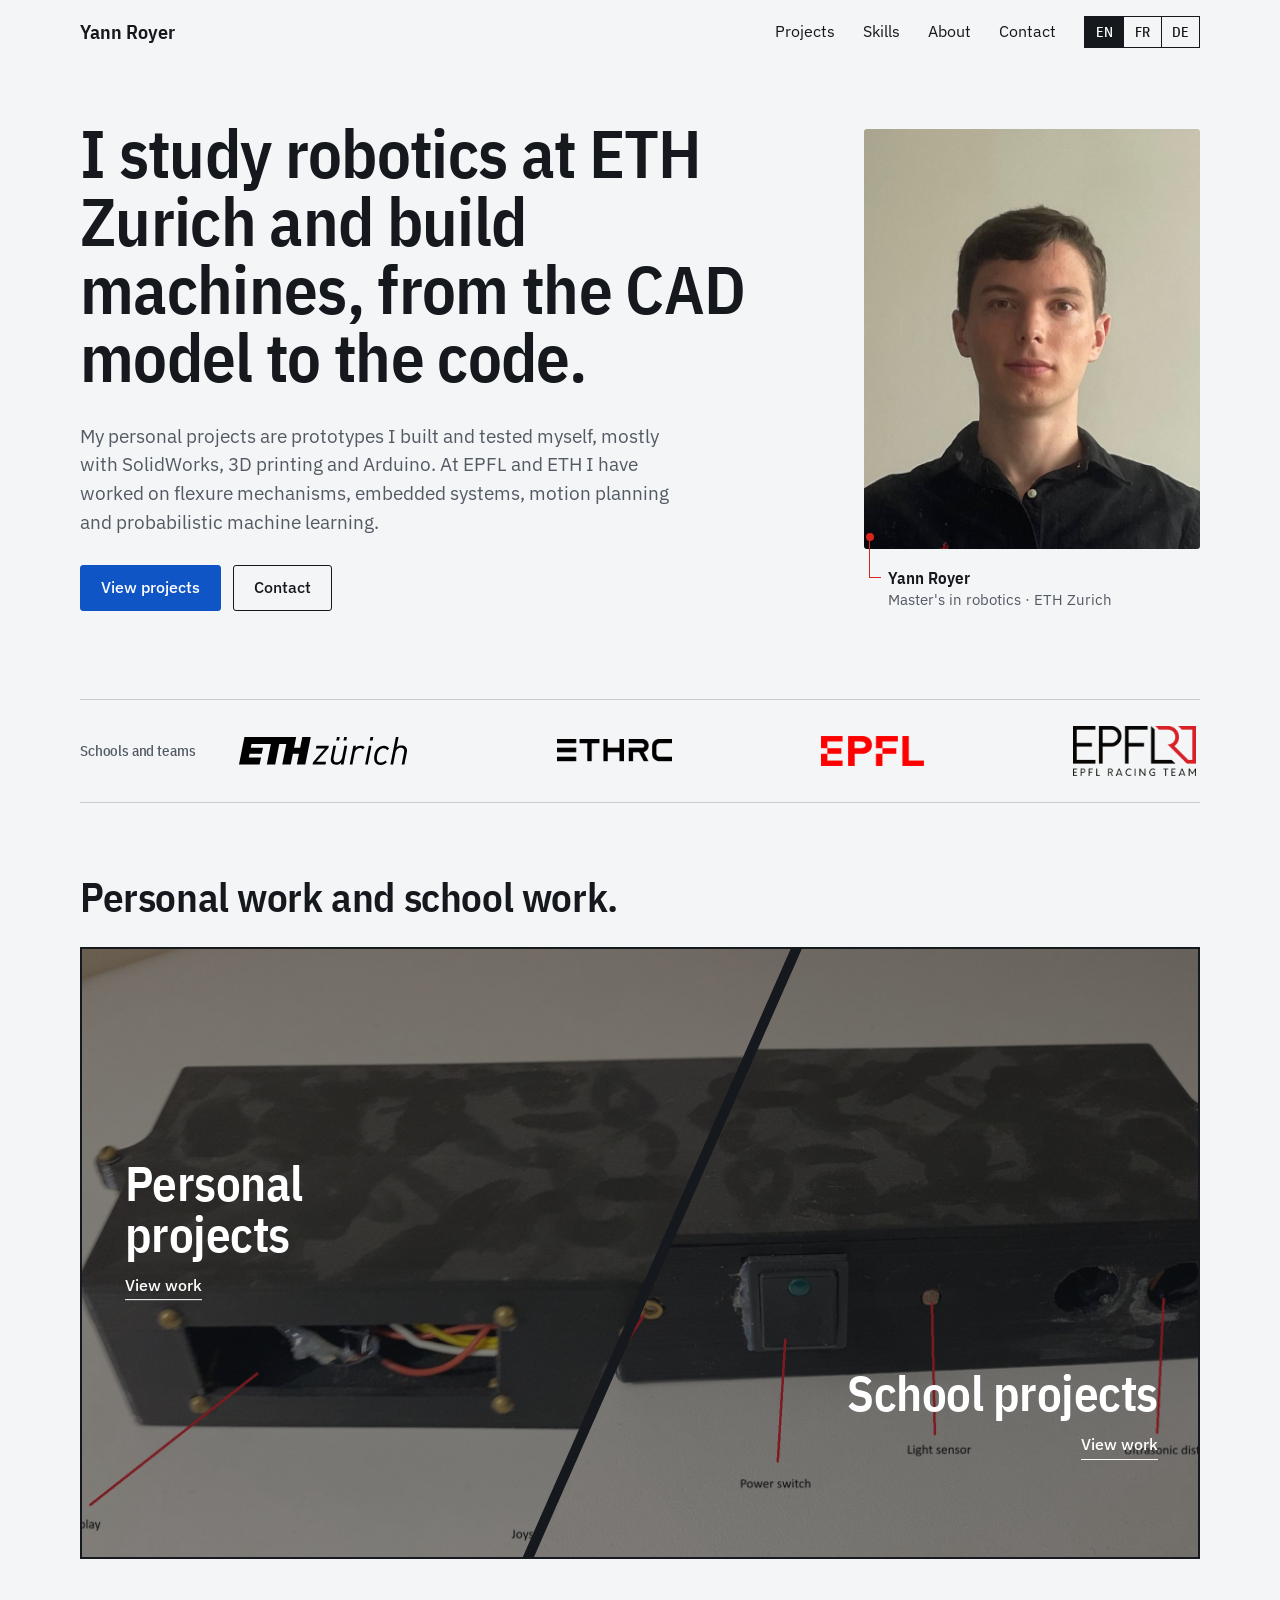
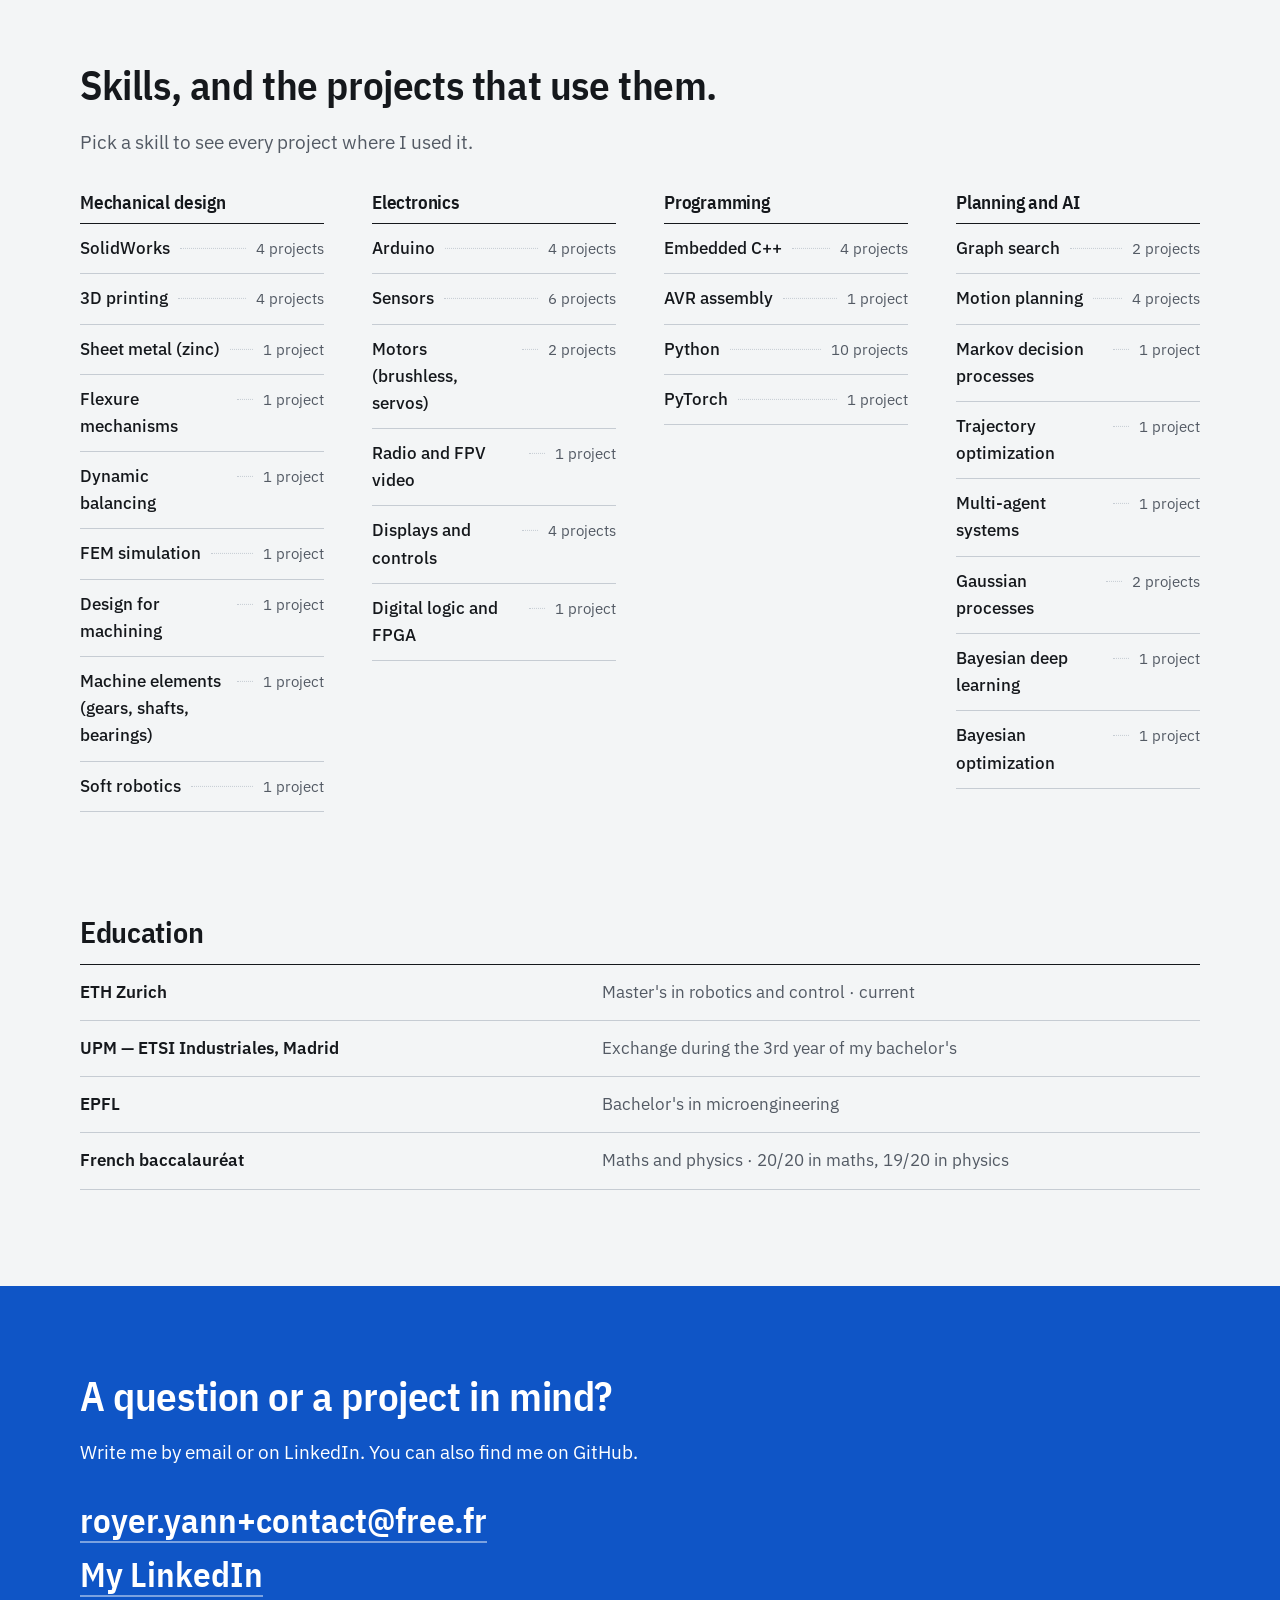
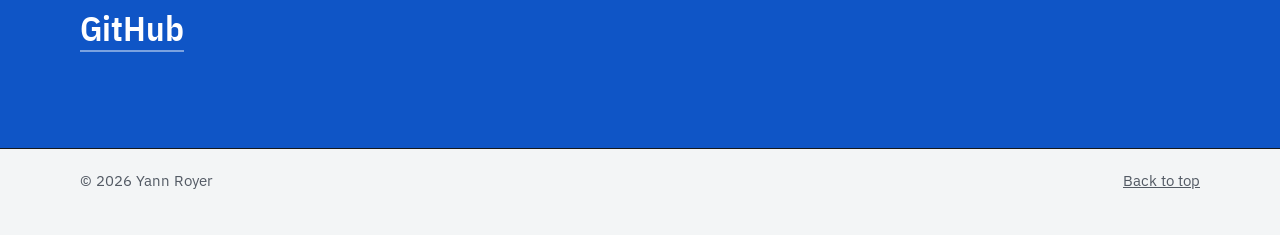
<file: index.html>
<!DOCTYPE html>
<html lang="en">
  <head>
    <meta charset="UTF-8" />
    <meta name="viewport" content="width=device-width, initial-scale=1" />
    <title>Yann Royer — Robotics portfolio</title>
    <meta
      name="description"
      content="Portfolio of Yann Royer, master's student in robotics and control at ETH Zurich: personal prototypes and school projects."
    />
    <link rel="preconnect" href="https://fonts.googleapis.com" />
    <link rel="preconnect" href="https://fonts.gstatic.com" crossorigin />
    <link
      href="https://fonts.googleapis.com/css2?family=IBM+Plex+Sans:ital,wght@0,400;0,500;0,600;1,400&family=IBM+Plex+Sans+Condensed:wght@500;600&display=swap"
      rel="stylesheet"
    />
    <link rel="stylesheet" href="css/styles.css?v=43" />
    <link rel="icon" href="data:image/svg+xml,<svg xmlns='http://www.w3.org/2000/svg' viewBox='0 0 100 100'><rect fill='%230f55c6' width='100' height='100' rx='6'/><text x='50' y='64' text-anchor='middle' font-size='46' font-weight='700' font-family='Arial Narrow, Arial, sans-serif' fill='%23ffffff'>YR</text></svg>" />
  </head>
  <body data-title-key="meta.title" data-desc-key="meta.desc">
    <a class="skip-link" href="#contenu" data-i18n="skip">Skip to content</a>

    <div id="haut" class="top-anchor" tabindex="-1"></div>
    <header class="site-header">
      <div class="wrap header-inner">
        <a class="logo" href="#haut">Yann Royer</a>
        <nav id="menu" class="nav" aria-label="Primary">
          <a href="#projets" data-i18n="nav.projects">Projects</a>
          <a href="#competences" data-i18n="nav.skills">Skills</a>
          <a href="#apropos" data-i18n="nav.about">About</a>
          <a href="#contact" data-i18n="nav.contact">Contact</a>
        </nav>
        <div class="header-actions">
          <div class="lang-switch" role="group" aria-label="Language">
            <button type="button" data-lang="en" aria-pressed="true">EN</button>
            <button type="button" data-lang="fr" aria-pressed="false">FR</button>
            <button type="button" data-lang="de" aria-pressed="false">DE</button>
          </div>
          <button class="nav-toggle" type="button" aria-expanded="false" aria-controls="menu">
            <span class="sr-only" data-i18n="menu">Menu</span>
            <span></span>
            <span></span>
          </button>
        </div>
      </div>
    </header>

    <main id="contenu">
      <section class="hero">
        <div class="wrap hero-grid">
          <div class="hero-copy">
            <h1 data-i18n="hero.title">I study robotics at ETH Zurich and build machines, from the CAD model to the code.</h1>
            <p class="lead" data-i18n="hero.lead">
              My personal projects are prototypes I built and tested myself, mostly with SolidWorks, 3D printing and Arduino. At EPFL and ETH I have worked on flexure mechanisms, embedded systems, motion planning and probabilistic machine learning.
            </p>
            <div class="hero-actions">
              <a class="btn btn-primary" href="#projets" data-i18n="hero.ctaProjects">View projects</a>
              <a class="btn btn-ghost" href="#contact" data-i18n="hero.ctaContact">Contact</a>
            </div>
          </div>
          <figure class="hero-portrait">
            <img
              src="assets/img/profile.jpg"
              alt="Portrait of Yann Royer"
              data-i18n-alt="hero.alt"
              width="640"
              height="640"
            />
            <figcaption>
              <span>Yann Royer</span>
              <span data-i18n="hero.caption">Master's in robotics · ETH Zurich</span>
            </figcaption>
          </figure>
        </div>
      </section>

      <section class="affiliations" aria-labelledby="affiliations-title">
        <div class="wrap affiliations-inner">
          <h2 class="affiliations-title" id="affiliations-title" data-i18n="aff.title">Schools and teams</h2>
          <ul class="logo-row">
            <li>
              <a href="https://ethz.ch/en.html" rel="noreferrer noopener" target="_blank">
                <img class="logo-eth" src="assets/img/logos/eth.svg" alt="ETH Zurich" width="120" height="20" />
              </a>
            </li>
            <li>
              <a href="https://www.ethrobotics.ch/" rel="noreferrer noopener" target="_blank">
                <img class="logo-ethrc" src="assets/img/logos/ethrc.png" alt="ETH Robotics Club" width="640" height="133" />
              </a>
            </li>
            <li>
              <a href="https://www.epfl.ch/en/" rel="noreferrer noopener" target="_blank">
                <img class="logo-epfl" src="assets/img/logos/epfl.png?v=2" alt="EPFL" width="533" height="155" />
              </a>
            </li>
            <li>
              <a href="https://www.epflracingteam.ch/en" rel="noreferrer noopener" target="_blank">
                <img class="logo-racing" src="assets/img/logos/racing-team.png" alt="EPFL Racing Team" width="640" height="261" />
              </a>
            </li>
          </ul>
        </div>
      </section>

      <section class="projets" id="projets">
        <div class="wrap">
          <header class="section-head section-head-center">
            <h2 data-i18n="projects.title">Personal work and school work.</h2>
          </header>
        </div>

        <div class="split-gate" aria-label="Project categories">
          <a class="split-panel split-personal" href="personal.html">
            <img src="assets/img/home/c1.jpg" alt="Cover for personal projects" data-i18n-alt="split.personal.alt" />
            <span class="split-copy">
              <span class="split-title" data-i18n="split.personal">Personal projects</span>
              <span class="split-cta" data-i18n="split.cta">View work</span>
            </span>
          </a>
          <a class="split-panel split-school" href="school.html">
            <img src="assets/img/home/c2.jpg" alt="Cover for school projects" data-i18n-alt="split.school.alt" />
            <span class="split-copy">
              <span class="split-title" data-i18n="split.school">School projects</span>
              <span class="split-cta" data-i18n="split.cta">View work</span>
            </span>
          </a>
        </div>
      </section>

      <section class="skills" id="competences" aria-labelledby="skills-title">
        <div class="wrap">
          <header class="section-head">
            <h2 id="skills-title" data-i18n="skills.title">Skills, and the projects that use them.</h2>
            <p class="lead" data-i18n="skills.lead">Pick a skill to see every project where I used it.</p>
          </header>
          <div class="skill-index" id="skill-index-home">
            <p><a href="skills.html">See all skills</a></p>
          </div>
        </div>
      </section>

      <section class="about" id="apropos">
        <div class="wrap education">
          <h2 data-i18n="edu.title">Education</h2>
          <ol class="edu-list">
            <li>
              <span class="edu-school">ETH Zurich</span>
              <span class="edu-detail" data-i18n="edu.eth">Master's in robotics and control · current</span>
            </li>
            <li>
              <span class="edu-school">UPM — ETSI Industriales, Madrid</span>
              <span class="edu-detail" data-i18n="edu.upm">Exchange during the 3rd year of my bachelor's</span>
            </li>
            <li>
              <span class="edu-school">EPFL</span>
              <span class="edu-detail" data-i18n="edu.epfl">Bachelor's in microengineering</span>
            </li>
            <li>
              <span class="edu-school" data-i18n="edu.bac">French baccalauréat</span>
              <span class="edu-detail" data-i18n="edu.bac.d">Maths and physics · 20/20 in maths, 19/20 in physics</span>
            </li>
          </ol>
        </div>
      </section>

      <section class="contact" id="contact">
        <div class="wrap contact-inner">
          <h2 data-i18n="contact.title">A question or a project in mind?</h2>
          <p class="lead" data-i18n="contact.lead">
            Write me by email or on LinkedIn. You can also find me on GitHub.
          </p>
          <p class="contact-links">
            <a href="mailto:royer.yann+contact@free.fr">royer.yann+contact@free.fr</a>
            <a
              href="https://www.linkedin.com/in/yann-miguel-royer/"
              rel="noreferrer noopener"
              target="_blank"
              data-i18n="contact.linkedin"
              >Mon LinkedIn</a
            >
            <a
              href="https://github.com/yann-royer"
              rel="noreferrer noopener"
              target="_blank"
              >GitHub</a
            >
          </p>
        </div>
      </section>
    </main>

    <footer class="site-footer">
      <div class="wrap footer-inner">
        <p>© <span id="year"></span> Yann Royer</p>
        <a href="#haut" data-i18n="footer.top">Back to top</a>
      </div>
    </footer>

    <script src="js/i18n.js?v=40"></script>
    <script src="js/skills.js?v=13"></script>
    <script src="js/main.js?v=26"></script>
  </body>
</html>
</file>
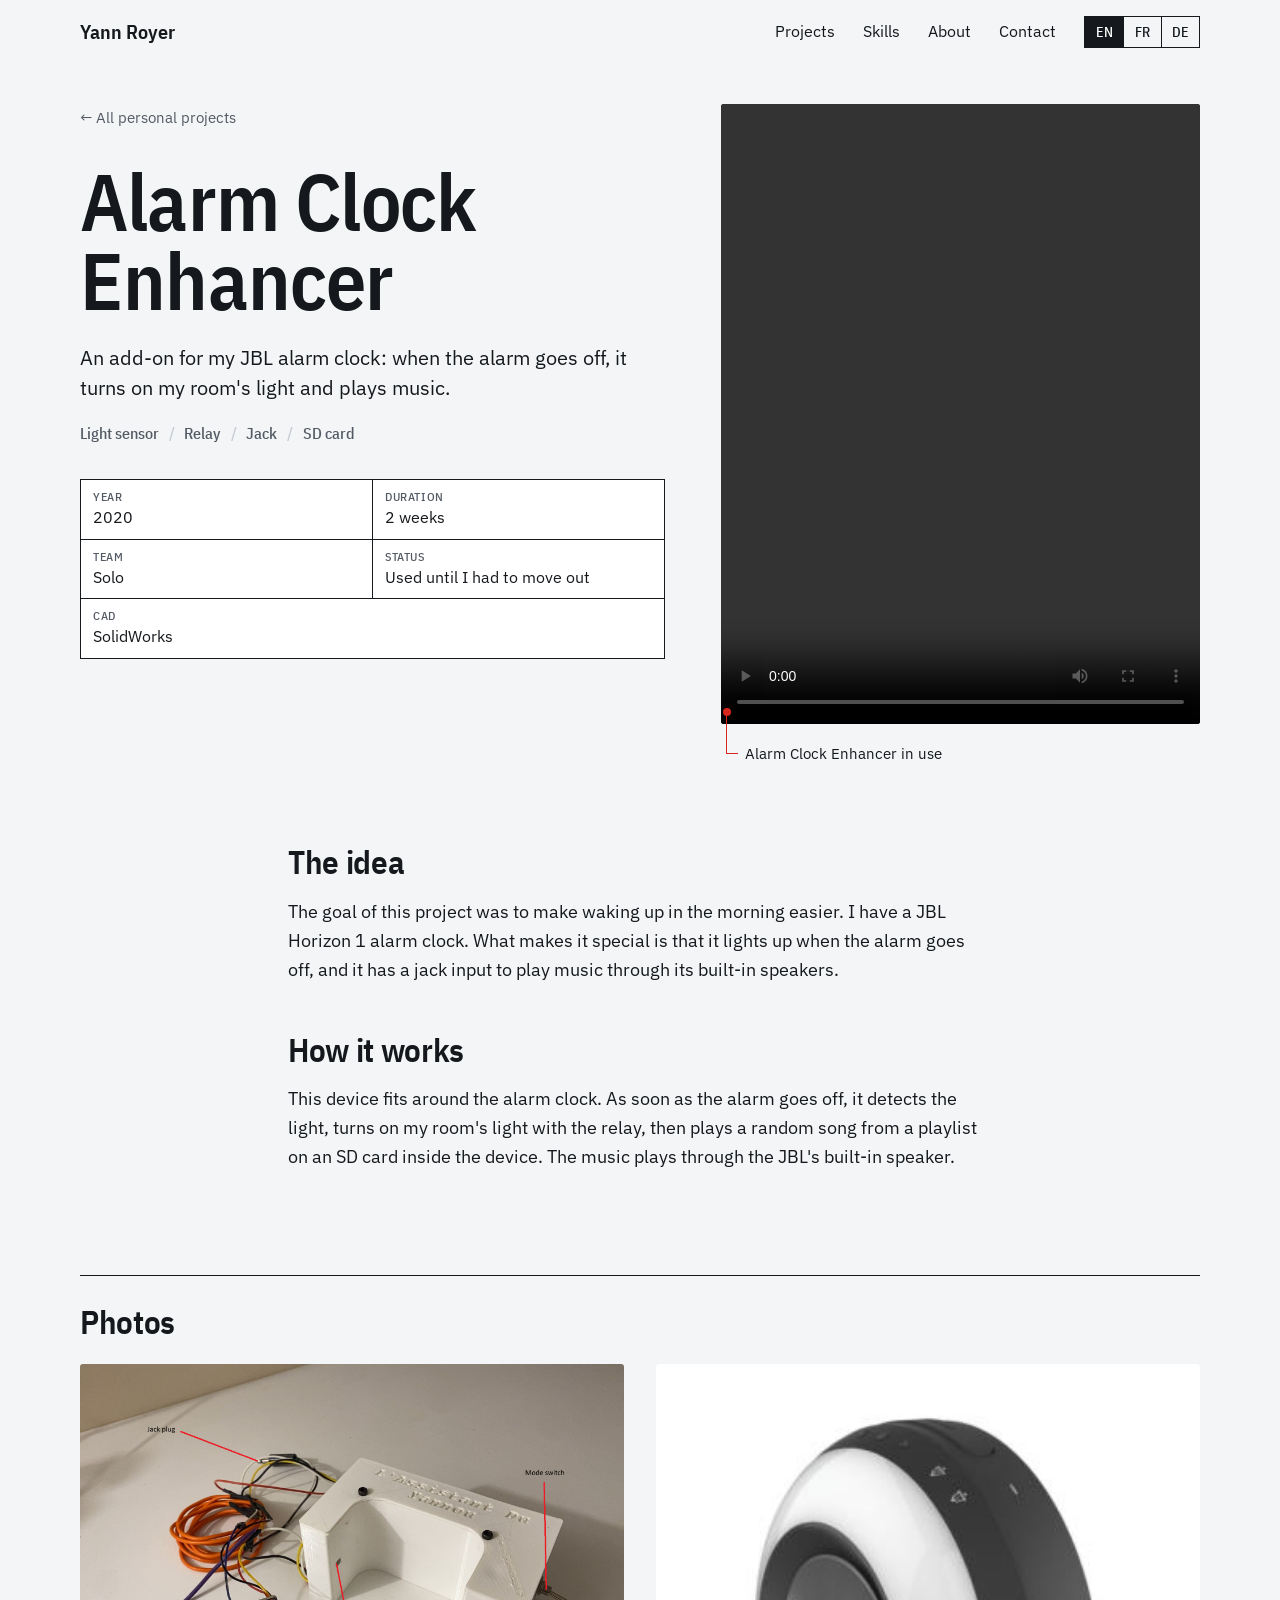
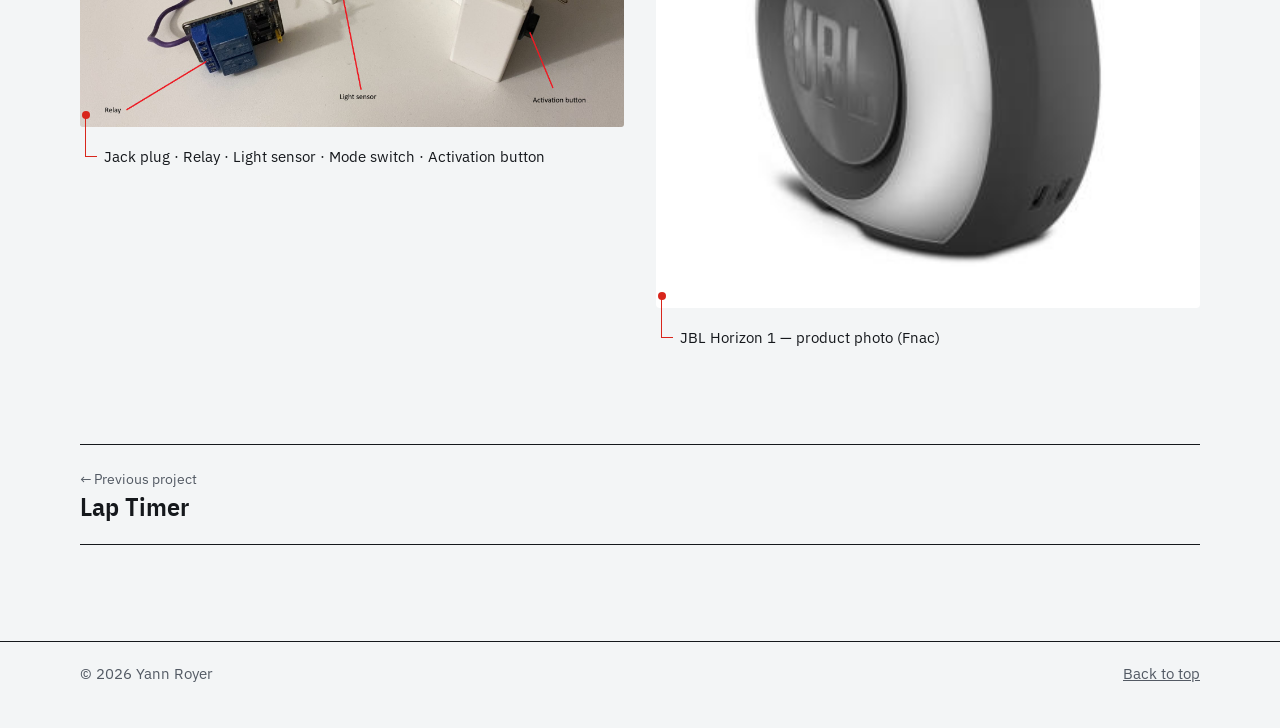
<file: alarm.html>
<!DOCTYPE html>
<html lang="en">
  <head>
    <meta charset="UTF-8" />
    <meta name="viewport" content="width=device-width, initial-scale=1" />
    <title>Yann Royer — Alarm Clock Enhancer</title>
    <meta
      name="description"
      content="An add-on for my JBL alarm clock: when the alarm goes off, it turns on my room&#x27;s light and plays music."
    />
    <link rel="preconnect" href="https://fonts.googleapis.com" />
    <link rel="preconnect" href="https://fonts.gstatic.com" crossorigin />
    <link
      href="https://fonts.googleapis.com/css2?family=IBM+Plex+Sans:ital,wght@0,400;0,500;0,600;1,400&family=IBM+Plex+Sans+Condensed:wght@500;600&display=swap"
      rel="stylesheet"
    />
    <link rel="stylesheet" href="css/styles.css?v=43" />
    <link rel="icon" href="data:image/svg+xml,<svg xmlns='http://www.w3.org/2000/svg' viewBox='0 0 100 100'><rect fill='%230f55c6' width='100' height='100' rx='6'/><text x='50' y='64' text-anchor='middle' font-size='46' font-weight='700' font-family='Arial Narrow, Arial, sans-serif' fill='%23ffffff'>YR</text></svg>" />
  </head>
  <body data-title-key="meta.title.alarm" data-desc-key="alarm.summary">
    <a class="skip-link" href="#contenu" data-i18n="skip">Skip to content</a>

    <div id="haut" class="top-anchor" tabindex="-1"></div>
    <header class="site-header">
      <div class="wrap header-inner">
        <a class="logo" href="index.html">Yann Royer</a>
        <nav id="menu" class="nav" aria-label="Primary">
          <a href="index.html#projets" data-i18n="nav.projects">Projects</a>
          <a href="index.html#competences" data-i18n="nav.skills">Skills</a>
          <a href="index.html#apropos" data-i18n="nav.about">About</a>
          <a href="index.html#contact" data-i18n="nav.contact">Contact</a>
        </nav>
        <div class="header-actions">
          <div class="lang-switch" role="group" aria-label="Language">
            <button type="button" data-lang="en" aria-pressed="true">EN</button>
            <button type="button" data-lang="fr" aria-pressed="false">FR</button>
            <button type="button" data-lang="de" aria-pressed="false">DE</button>
          </div>
          <button class="nav-toggle" type="button" aria-expanded="false" aria-controls="menu">
            <span class="sr-only" data-i18n="menu">Menu</span>
            <span></span>
            <span></span>
          </button>
        </div>
      </div>
    </header>

    <main id="contenu">
      <article class="case">
        <header class="case-hero wrap">
          <div class="case-hero-copy">
            <a class="back-link" href="personal.html" data-i18n="case.back">← All personal projects</a>
            <h1>Alarm Clock Enhancer</h1>
            <p class="lead" data-i18n="alarm.summary">An add-on for my JBL alarm clock: when the alarm goes off, it turns on my room&#x27;s light and plays music.</p>
            <ul class="tag-list" aria-label="Tools">
              <li>Light sensor</li>
              <li>Relay</li>
              <li>Jack</li>
              <li>SD card</li>
            </ul>
            <dl class="facts">
              <div>
                <dt data-i18n="fact.year">Year</dt>
                <dd data-i18n="alarm.year">2020</dd>
              </div>
              <div>
                <dt data-i18n="fact.duration">Duration</dt>
                <dd data-i18n="alarm.duration">2 weeks</dd>
              </div>
              <div>
                <dt data-i18n="fact.team">Team</dt>
                <dd data-i18n="fact.solo">Solo</dd>
              </div>
              <div>
                <dt data-i18n="fact.status">Status</dt>
                <dd data-i18n="alarm.status">Used until I had to move out</dd>
              </div>
              <div>
                <dt data-i18n="fact.cad">CAD</dt>
                <dd>SolidWorks</dd>
              </div>
            </dl>
          </div>
          <figure class="case-media case-media-video">
            <video controls playsinline preload="metadata">
              <source src="assets/video/alarm.mp4" type="video/mp4" />
            </video>
            <figcaption data-i18n="alarm.video.cap">Alarm Clock Enhancer in use</figcaption>
          </figure>
        </header>

        <div class="case-body wrap-narrow">
          <section class="case-section">
            <h2 data-i18n="alarm.h.goal">The idea</h2>
            <p data-i18n="alarm.t1">The goal of this project was to make waking up in the morning easier. I have a JBL Horizon 1 alarm clock. What makes it special is that it lights up when the alarm goes off, and it has a jack input to play music through its built-in speakers.</p>
          </section>
          <section class="case-section">
            <h2 data-i18n="alarm.t3">How it works</h2>
            <p data-i18n="alarm.t2">This device fits around the alarm clock. As soon as the alarm goes off, it detects the light, turns on my room&#x27;s light with the relay, then plays a random song from a playlist on an SD card inside the device. The music plays through the JBL&#x27;s built-in speaker.</p>
          </section>
        </div>

        <div class="case-photos wrap">
          <section class="photo-group">
            <h2 data-i18n="case.photos">Photos</h2>
            <div class="photo-grid">
              <figure class="photo">
                <button type="button" class="shot" data-full="assets/img/alarm/assistant.jpg" data-caption-key="alarm.cap" data-caption="Jack plug · Relay · Light sensor · Mode switch · Activation button" aria-label="Alarm Clock Enhancer with relay and light sensor">
                  <img src="assets/img/alarm/assistant.jpg" alt="Alarm Clock Enhancer with relay and light sensor" loading="lazy" />
                </button>
                <figcaption data-i18n="alarm.cap">Jack plug · Relay · Light sensor · Mode switch · Activation button</figcaption>
              </figure>
              <figure class="photo">
                <button type="button" class="shot" data-full="assets/img/alarm/jbl-horizon.jpg" data-caption-key="alarm.cap.jbl" data-caption="JBL Horizon 1 — product photo (Fnac)" aria-label="JBL Horizon 1 alarm clock">
                  <img src="assets/img/alarm/jbl-horizon.jpg" alt="JBL Horizon 1 alarm clock" loading="lazy" />
                </button>
                <figcaption data-i18n="alarm.cap.jbl">JBL Horizon 1 — product photo (Fnac)</figcaption>
              </figure>
            </div>
          </section>
        </div>

        <nav class="case-nav wrap" aria-label="Projects">
          <a class="case-nav-link is-prev" href="lap-timer.html">
            <span class="case-nav-label" data-i18n="case.prev">Previous project</span>
            <span class="case-nav-name">Lap Timer</span>
          </a>
          <span></span>
        </nav>
      </article>
    </main>

    <footer class="site-footer">
      <div class="wrap footer-inner">
        <p>© <span id="year"></span> Yann Royer</p>
        <a href="#haut" data-i18n="footer.top">Back to top</a>
      </div>
    </footer>

    <dialog class="lightbox" id="lightbox" aria-label="Photo">
      <button type="button" class="lightbox-close" data-i18n-aria="lightbox.close" aria-label="Close">×</button>
      <img alt="" />
      <p class="lightbox-caption"></p>
    </dialog>

    <script src="js/i18n.js?v=40"></script>
    <script src="js/main.js?v=26"></script>
  </body>
</html>
</file>
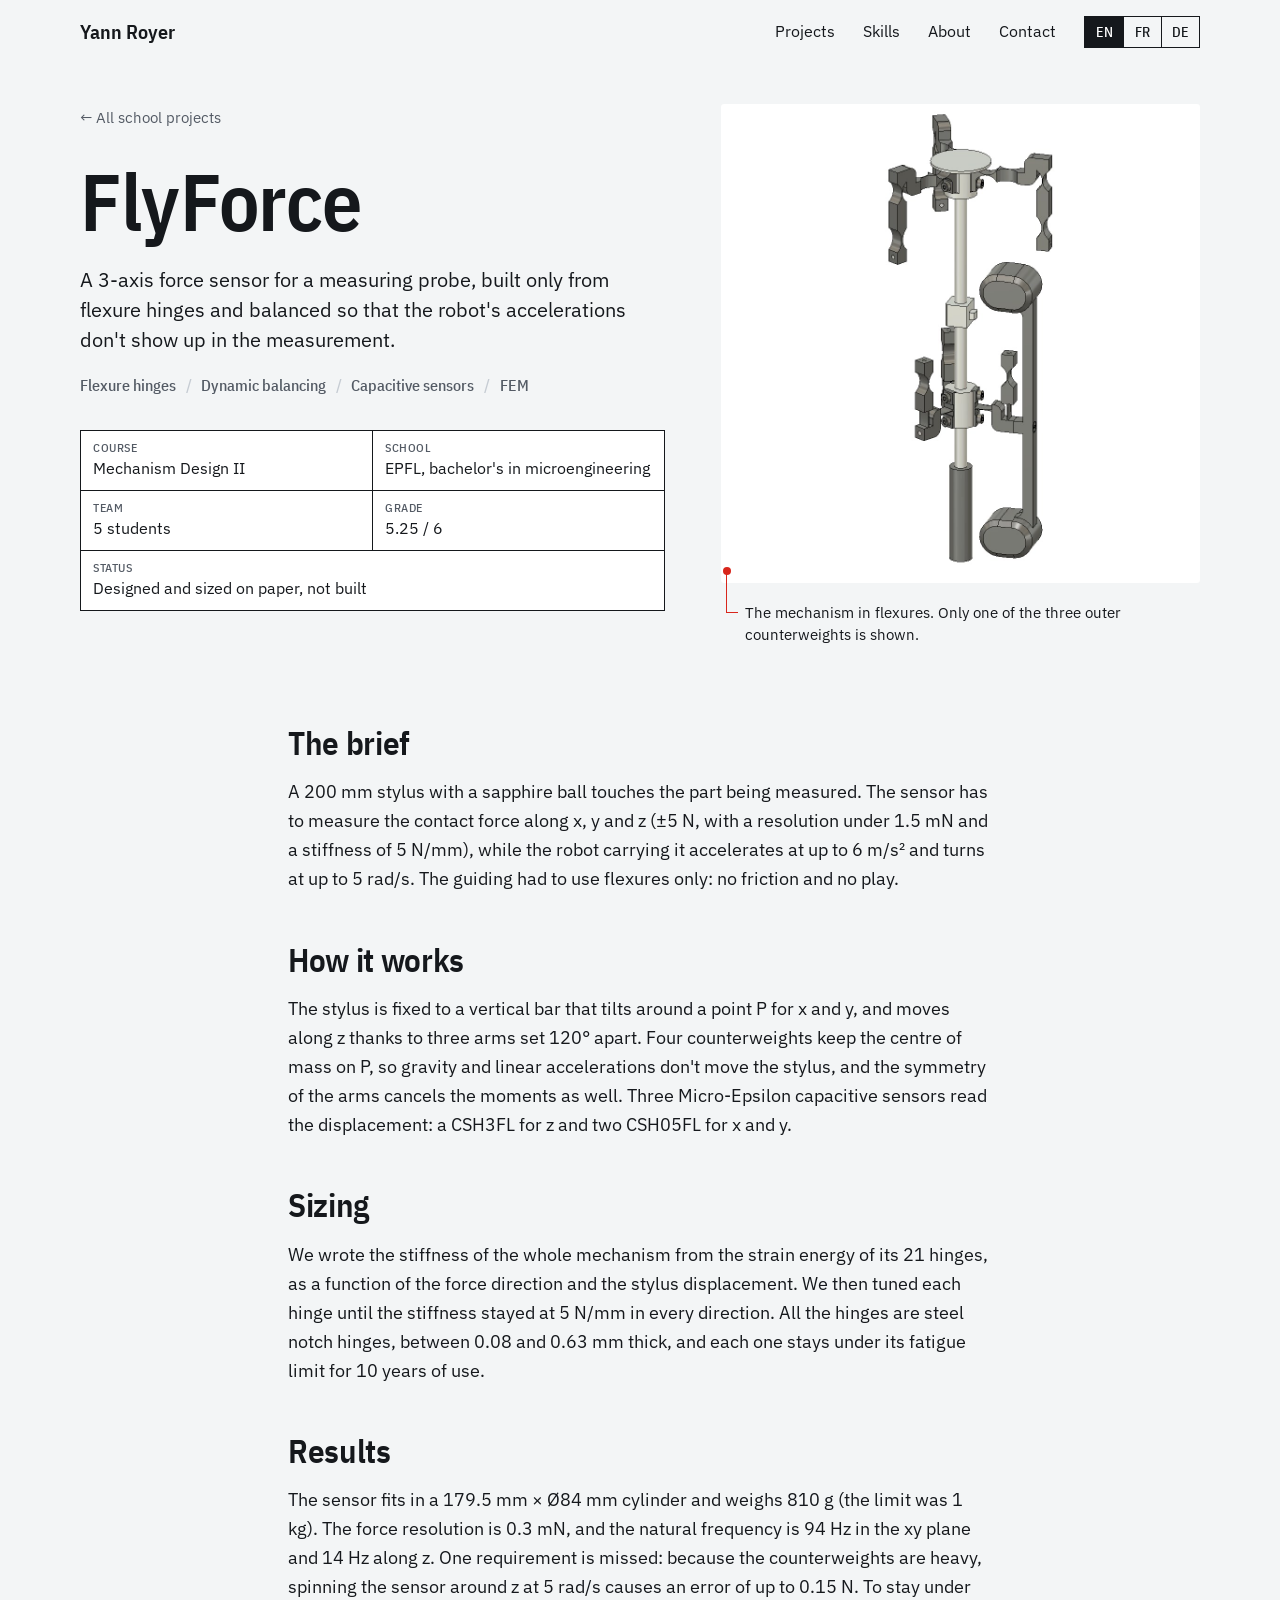
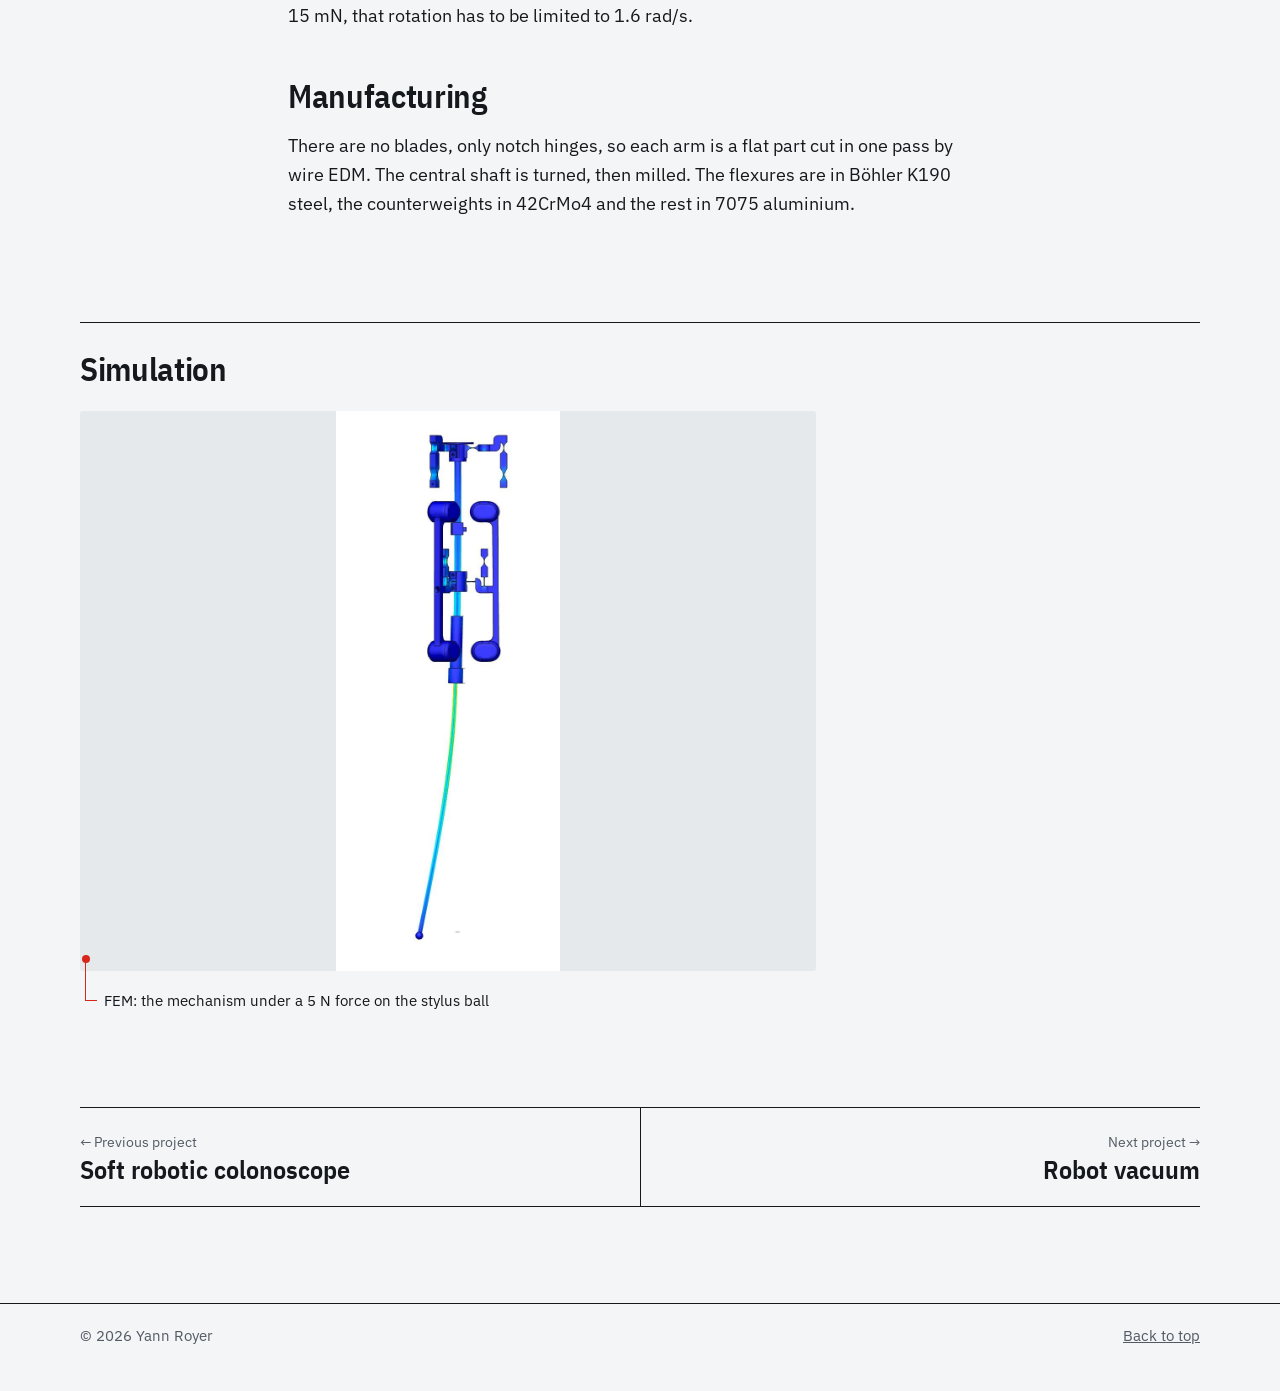
<file: flyforce.html>
<!DOCTYPE html>
<html lang="en">
  <head>
    <meta charset="UTF-8" />
    <meta name="viewport" content="width=device-width, initial-scale=1" />
    <title>Yann Royer — FlyForce</title>
    <meta
      name="description"
      content="FlyForce: a 3-axis flexure force sensor designed in the Mechanism Design II course at EPFL."
    />
    <link rel="preconnect" href="https://fonts.googleapis.com" />
    <link rel="preconnect" href="https://fonts.gstatic.com" crossorigin />
    <link
      href="https://fonts.googleapis.com/css2?family=IBM+Plex+Sans:ital,wght@0,400;0,500;0,600;1,400&family=IBM+Plex+Sans+Condensed:wght@500;600&display=swap"
      rel="stylesheet"
    />
    <link rel="stylesheet" href="css/styles.css?v=43" />
    <link rel="icon" href="data:image/svg+xml,<svg xmlns='http://www.w3.org/2000/svg' viewBox='0 0 100 100'><rect fill='%230f55c6' width='100' height='100' rx='6'/><text x='50' y='64' text-anchor='middle' font-size='46' font-weight='700' font-family='Arial Narrow, Arial, sans-serif' fill='%23ffffff'>YR</text></svg>" />
  </head>
  <body data-title-key="meta.title.ff" data-desc-key="meta.desc.ff">
    <a class="skip-link" href="#contenu" data-i18n="skip">Skip to content</a>

    <div id="haut" class="top-anchor" tabindex="-1"></div>
    <header class="site-header">
      <div class="wrap header-inner">
        <a class="logo" href="index.html">Yann Royer</a>
        <nav id="menu" class="nav" aria-label="Primary">
          <a href="index.html#projets" data-i18n="nav.projects">Projects</a>
          <a href="index.html#competences" data-i18n="nav.skills">Skills</a>
          <a href="index.html#apropos" data-i18n="nav.about">About</a>
          <a href="index.html#contact" data-i18n="nav.contact">Contact</a>
        </nav>
        <div class="header-actions">
          <div class="lang-switch" role="group" aria-label="Language">
            <button type="button" data-lang="en" aria-pressed="true">EN</button>
            <button type="button" data-lang="fr" aria-pressed="false">FR</button>
            <button type="button" data-lang="de" aria-pressed="false">DE</button>
          </div>
          <button class="nav-toggle" type="button" aria-expanded="false" aria-controls="menu">
            <span class="sr-only" data-i18n="menu">Menu</span>
            <span></span>
            <span></span>
          </button>
        </div>
      </div>
    </header>

    <main id="contenu">
      <article class="case">
        <header class="case-hero wrap">
          <div class="case-hero-copy">
            <a class="back-link" href="school.html" data-i18n="case.back.school">← All school projects</a>
            <h1>FlyForce</h1>
            <p class="lead" data-i18n="ff.summary">A 3-axis force sensor for a measuring probe, built only from flexure hinges and balanced so that the robot's accelerations don't show up in the measurement.</p>
            <ul class="tag-list" aria-label="Tools">
              <li data-i18n="ff.tag.flex">Flexure hinges</li>
              <li data-i18n="ff.tag.balance">Dynamic balancing</li>
              <li data-i18n="ff.tag.cap">Capacitive sensors</li>
              <li>FEM</li>
            </ul>
            <dl class="facts">
              <div>
                <dt data-i18n="fact.course">Course</dt>
                <dd data-i18n="course.cdm2">Mechanism Design II</dd>
              </div>
              <div>
                <dt data-i18n="fact.school">School</dt>
                <dd data-i18n="school.epfl.ba">EPFL, bachelor's in microengineering</dd>
              </div>
              <div>
                <dt data-i18n="fact.team">Team</dt>
                <dd data-i18n="ff.team">5 students</dd>
              </div>
              <div>
                <dt data-i18n="fact.grade">Grade</dt>
                <dd>5.25 / 6</dd>
              </div>
              <div>
                <dt data-i18n="fact.status">Status</dt>
                <dd data-i18n="ff.status">Designed and sized on paper, not built</dd>
              </div>
            </dl>
          </div>
          <figure class="case-media">
            <img src="assets/img/flyforce/cad.jpg" alt="CAD model of the FlyForce mechanism: vertical bar, flexure arms and one counterweight" data-i18n-alt="ff.cad.alt" />
            <figcaption data-i18n="ff.cap.cad">The mechanism in flexures. Only one of the three outer counterweights is shown.</figcaption>
          </figure>
        </header>

        <div class="case-body wrap-narrow">
          <section class="case-section">
            <h2 data-i18n="ff.h.brief">The brief</h2>
            <p data-i18n="ff.brief">A 200 mm stylus with a sapphire ball touches the part being measured. The sensor has to measure the contact force along x, y and z (±5 N, with a resolution under 1.5 mN and a stiffness of 5 N/mm), while the robot carrying it accelerates at up to 6 m/s² and turns at up to 5 rad/s. The guiding had to use flexures only: no friction and no play.</p>
          </section>
          <section class="case-section">
            <h2 data-i18n="ff.h.how">How it works</h2>
            <p data-i18n="ff.how">The stylus is fixed to a vertical bar that tilts around a point P for x and y, and moves along z thanks to three arms set 120° apart. Four counterweights keep the centre of mass on P, so gravity and linear accelerations don't move the stylus, and the symmetry of the arms cancels the moments as well. Three Micro-Epsilon capacitive sensors read the displacement: a CSH3FL for z and two CSH05FL for x and y.</p>
          </section>
          <section class="case-section">
            <h2 data-i18n="ff.h.sizing">Sizing</h2>
            <p data-i18n="ff.sizing">We wrote the stiffness of the whole mechanism from the strain energy of its 21 hinges, as a function of the force direction and the stylus displacement. We then tuned each hinge until the stiffness stayed at 5 N/mm in every direction. All the hinges are steel notch hinges, between 0.08 and 0.63 mm thick, and each one stays under its fatigue limit for 10 years of use.</p>
          </section>
          <section class="case-section">
            <h2 data-i18n="ff.h.results">Results</h2>
            <p data-i18n="ff.results">The sensor fits in a 179.5 mm × Ø84 mm cylinder and weighs 810 g (the limit was 1 kg). The force resolution is 0.3 mN, and the natural frequency is 94 Hz in the xy plane and 14 Hz along z. One requirement is missed: because the counterweights are heavy, spinning the sensor around z at 5 rad/s causes an error of up to 0.15 N. To stay under 15 mN, that rotation has to be limited to 1.6 rad/s.</p>
          </section>
          <section class="case-section">
            <h2 data-i18n="ff.h.make">Manufacturing</h2>
            <p data-i18n="ff.make">There are no blades, only notch hinges, so each arm is a flat part cut in one pass by wire EDM. The central shaft is turned, then milled. The flexures are in Böhler K190 steel, the counterweights in 42CrMo4 and the rest in 7075 aluminium.</p>
          </section>
        </div>

        <div class="case-photos wrap">
          <section class="photo-group">
            <h2 data-i18n="ff.h.fem">Simulation</h2>
            <div class="photo-grid photo-grid-single">
              <figure class="photo">
                <button type="button" class="shot" data-full="assets/img/flyforce/fem.jpg" data-caption-key="ff.cap.fem" data-caption="FEM: the mechanism under a 5 N force on the stylus ball" aria-label="Enlarge the FEM simulation of the mechanism">
                  <img src="assets/img/flyforce/fem.jpg" alt="FEM simulation of the mechanism, the stylus bending under a 5 N force" data-i18n-alt="ff.fem.alt" loading="lazy" />
                </button>
                <figcaption data-i18n="ff.cap.fem">FEM: the mechanism under a 5 N force on the stylus ball</figcaption>
              </figure>
            </div>
          </section>
        </div>
        <nav class="case-nav wrap" aria-label="Projects" data-case-nav="flyforce"></nav>
      </article>
    </main>

    <footer class="site-footer">
      <div class="wrap footer-inner">
        <p>© <span id="year"></span> Yann Royer</p>
        <a href="#haut" data-i18n="footer.top">Back to top</a>
      </div>
    </footer>

    <dialog class="lightbox" id="lightbox" aria-label="Photo">
      <button type="button" class="lightbox-close" data-i18n-aria="lightbox.close" aria-label="Close">×</button>
      <img alt="" />
      <p class="lightbox-caption"></p>
    </dialog>

    <script src="js/i18n.js?v=40"></script>
    <script src="js/skills.js?v=13"></script>
    <script src="js/main.js?v=26"></script>
  </body>
</html>
</file>
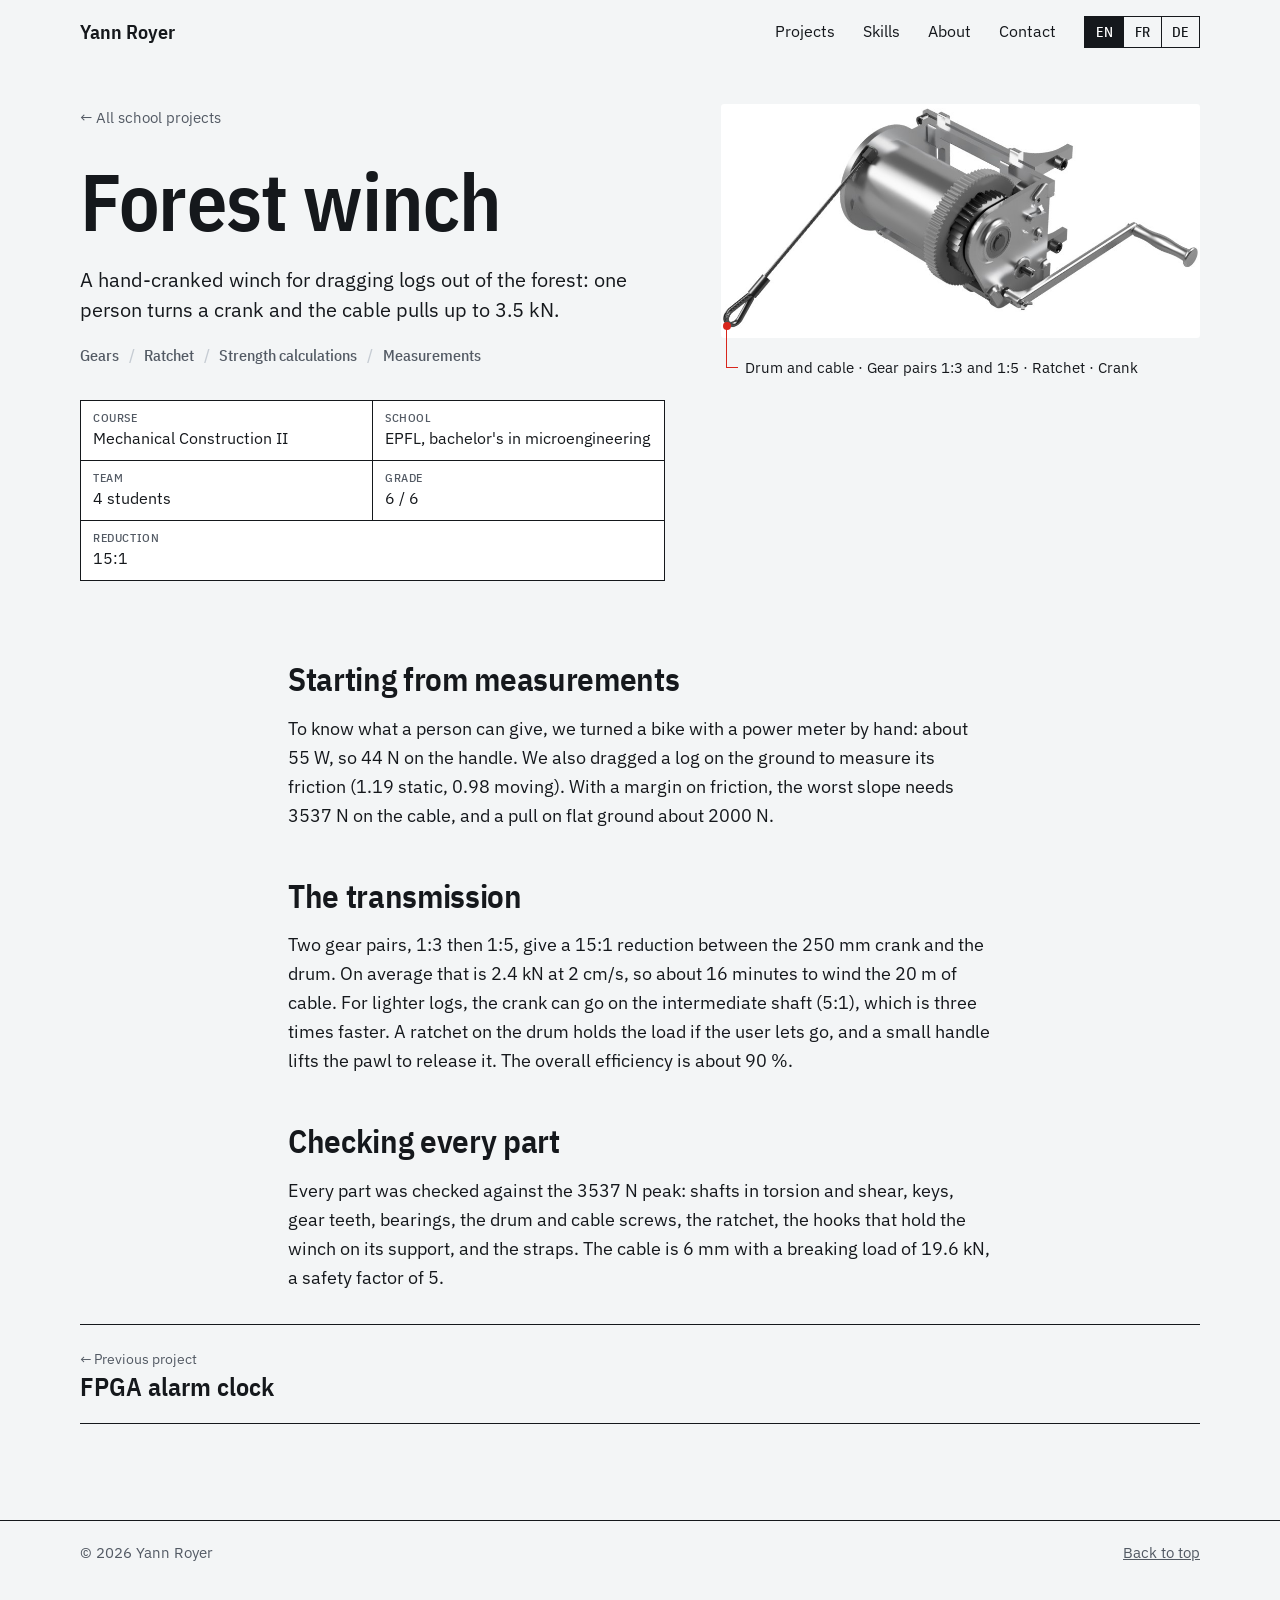
<file: forest-winch.html>
<!DOCTYPE html>
<html lang="en">
  <head>
    <meta charset="UTF-8" />
    <meta name="viewport" content="width=device-width, initial-scale=1" />
    <title>Yann Royer — Forest winch</title>
    <meta
      name="description"
      content="A hand-cranked forest winch designed for the Mechanical Construction II course at EPFL."
    />
    <link rel="preconnect" href="https://fonts.googleapis.com" />
    <link rel="preconnect" href="https://fonts.gstatic.com" crossorigin />
    <link
      href="https://fonts.googleapis.com/css2?family=IBM+Plex+Sans:ital,wght@0,400;0,500;0,600;1,400&family=IBM+Plex+Sans+Condensed:wght@500;600&display=swap"
      rel="stylesheet"
    />
    <link rel="stylesheet" href="css/styles.css?v=43" />
    <link rel="icon" href="data:image/svg+xml,<svg xmlns='http://www.w3.org/2000/svg' viewBox='0 0 100 100'><rect fill='%230f55c6' width='100' height='100' rx='6'/><text x='50' y='64' text-anchor='middle' font-size='46' font-weight='700' font-family='Arial Narrow, Arial, sans-serif' fill='%23ffffff'>YR</text></svg>" />
  </head>
  <body data-title-key="meta.title.winch" data-desc-key="meta.desc.winch">
    <a class="skip-link" href="#contenu" data-i18n="skip">Skip to content</a>

    <div id="haut" class="top-anchor" tabindex="-1"></div>
    <header class="site-header">
      <div class="wrap header-inner">
        <a class="logo" href="index.html">Yann Royer</a>
        <nav id="menu" class="nav" aria-label="Primary">
          <a href="index.html#projets" data-i18n="nav.projects">Projects</a>
          <a href="index.html#competences" data-i18n="nav.skills">Skills</a>
          <a href="index.html#apropos" data-i18n="nav.about">About</a>
          <a href="index.html#contact" data-i18n="nav.contact">Contact</a>
        </nav>
        <div class="header-actions">
          <div class="lang-switch" role="group" aria-label="Language">
            <button type="button" data-lang="en" aria-pressed="true">EN</button>
            <button type="button" data-lang="fr" aria-pressed="false">FR</button>
            <button type="button" data-lang="de" aria-pressed="false">DE</button>
          </div>
          <button class="nav-toggle" type="button" aria-expanded="false" aria-controls="menu">
            <span class="sr-only" data-i18n="menu">Menu</span>
            <span></span>
            <span></span>
          </button>
        </div>
      </div>
    </header>

    <main id="contenu">
      <article class="case">
        <header class="case-hero wrap">
          <div class="case-hero-copy">
            <a class="back-link" href="school.html" data-i18n="case.back.school">← All school projects</a>
            <h1 data-i18n="winch.title">Forest winch</h1>
            <p class="lead" data-i18n="winch.summary">A hand-cranked winch for dragging logs out of the forest: one person turns a crank and the cable pulls up to 3.5 kN.</p>
            <ul class="tag-list" aria-label="Tools">
              <li data-i18n="winch.tag.gears">Gears</li>
              <li data-i18n="winch.tag.ratchet">Ratchet</li>
              <li data-i18n="winch.tag.sizing">Strength calculations</li>
              <li data-i18n="winch.tag.tests">Measurements</li>
            </ul>
            <dl class="facts">
              <div>
                <dt data-i18n="fact.course">Course</dt>
                <dd data-i18n="course.cm2">Mechanical Construction II</dd>
              </div>
              <div>
                <dt data-i18n="fact.school">School</dt>
                <dd data-i18n="school.epfl.ba">EPFL, bachelor's in microengineering</dd>
              </div>
              <div>
                <dt data-i18n="fact.team">Team</dt>
                <dd data-i18n="winch.team">4 students</dd>
              </div>
              <div>
                <dt data-i18n="fact.grade">Grade</dt>
                <dd>6 / 6</dd>
              </div>
              <div>
                <dt data-i18n="winch.fact.ratio">Reduction</dt>
                <dd>15:1</dd>
              </div>
            </dl>
          </div>
          <figure class="case-media">
            <img src="assets/img/winch/render.jpg" alt="Render of the winch: drum with cable, two gear pairs, ratchet and crank" data-i18n-alt="winch.render.alt" />
            <figcaption data-i18n="winch.cap.render">Drum and cable · Gear pairs 1:3 and 1:5 · Ratchet · Crank</figcaption>
          </figure>
        </header>

        <div class="case-body wrap-narrow">
          <section class="case-section">
            <h2 data-i18n="winch.h.measure">Starting from measurements</h2>
            <p data-i18n="winch.measure">To know what a person can give, we turned a bike with a power meter by hand: about 55 W, so 44 N on the handle. We also dragged a log on the ground to measure its friction (1.19 static, 0.98 moving). With a margin on friction, the worst slope needs 3537 N on the cable, and a pull on flat ground about 2000 N.</p>
          </section>
          <section class="case-section">
            <h2 data-i18n="winch.h.drive">The transmission</h2>
            <p data-i18n="winch.drive">Two gear pairs, 1:3 then 1:5, give a 15:1 reduction between the 250 mm crank and the drum. On average that is 2.4 kN at 2 cm/s, so about 16 minutes to wind the 20 m of cable. For lighter logs, the crank can go on the intermediate shaft (5:1), which is three times faster. A ratchet on the drum holds the load if the user lets go, and a small handle lifts the pawl to release it. The overall efficiency is about 90 %.</p>
          </section>
          <section class="case-section">
            <h2 data-i18n="winch.h.check">Checking every part</h2>
            <p data-i18n="winch.check">Every part was checked against the 3537 N peak: shafts in torsion and shear, keys, gear teeth, bearings, the drum and cable screws, the ratchet, the hooks that hold the winch on its support, and the straps. The cable is 6 mm with a breaking load of 19.6 kN, a safety factor of 5.</p>
          </section>
        </div>

        <nav class="case-nav wrap" aria-label="Projects" data-case-nav="winch"></nav>
      </article>
    </main>

    <footer class="site-footer">
      <div class="wrap footer-inner">
        <p>© <span id="year"></span> Yann Royer</p>
        <a href="#haut" data-i18n="footer.top">Back to top</a>
      </div>
    </footer>

    <dialog class="lightbox" id="lightbox" aria-label="Photo">
      <button type="button" class="lightbox-close" data-i18n-aria="lightbox.close" aria-label="Close">×</button>
      <img alt="" />
      <p class="lightbox-caption"></p>
    </dialog>

    <script src="js/i18n.js?v=40"></script>
    <script src="js/skills.js?v=13"></script>
    <script src="js/main.js?v=26"></script>
  </body>
</html>
</file>
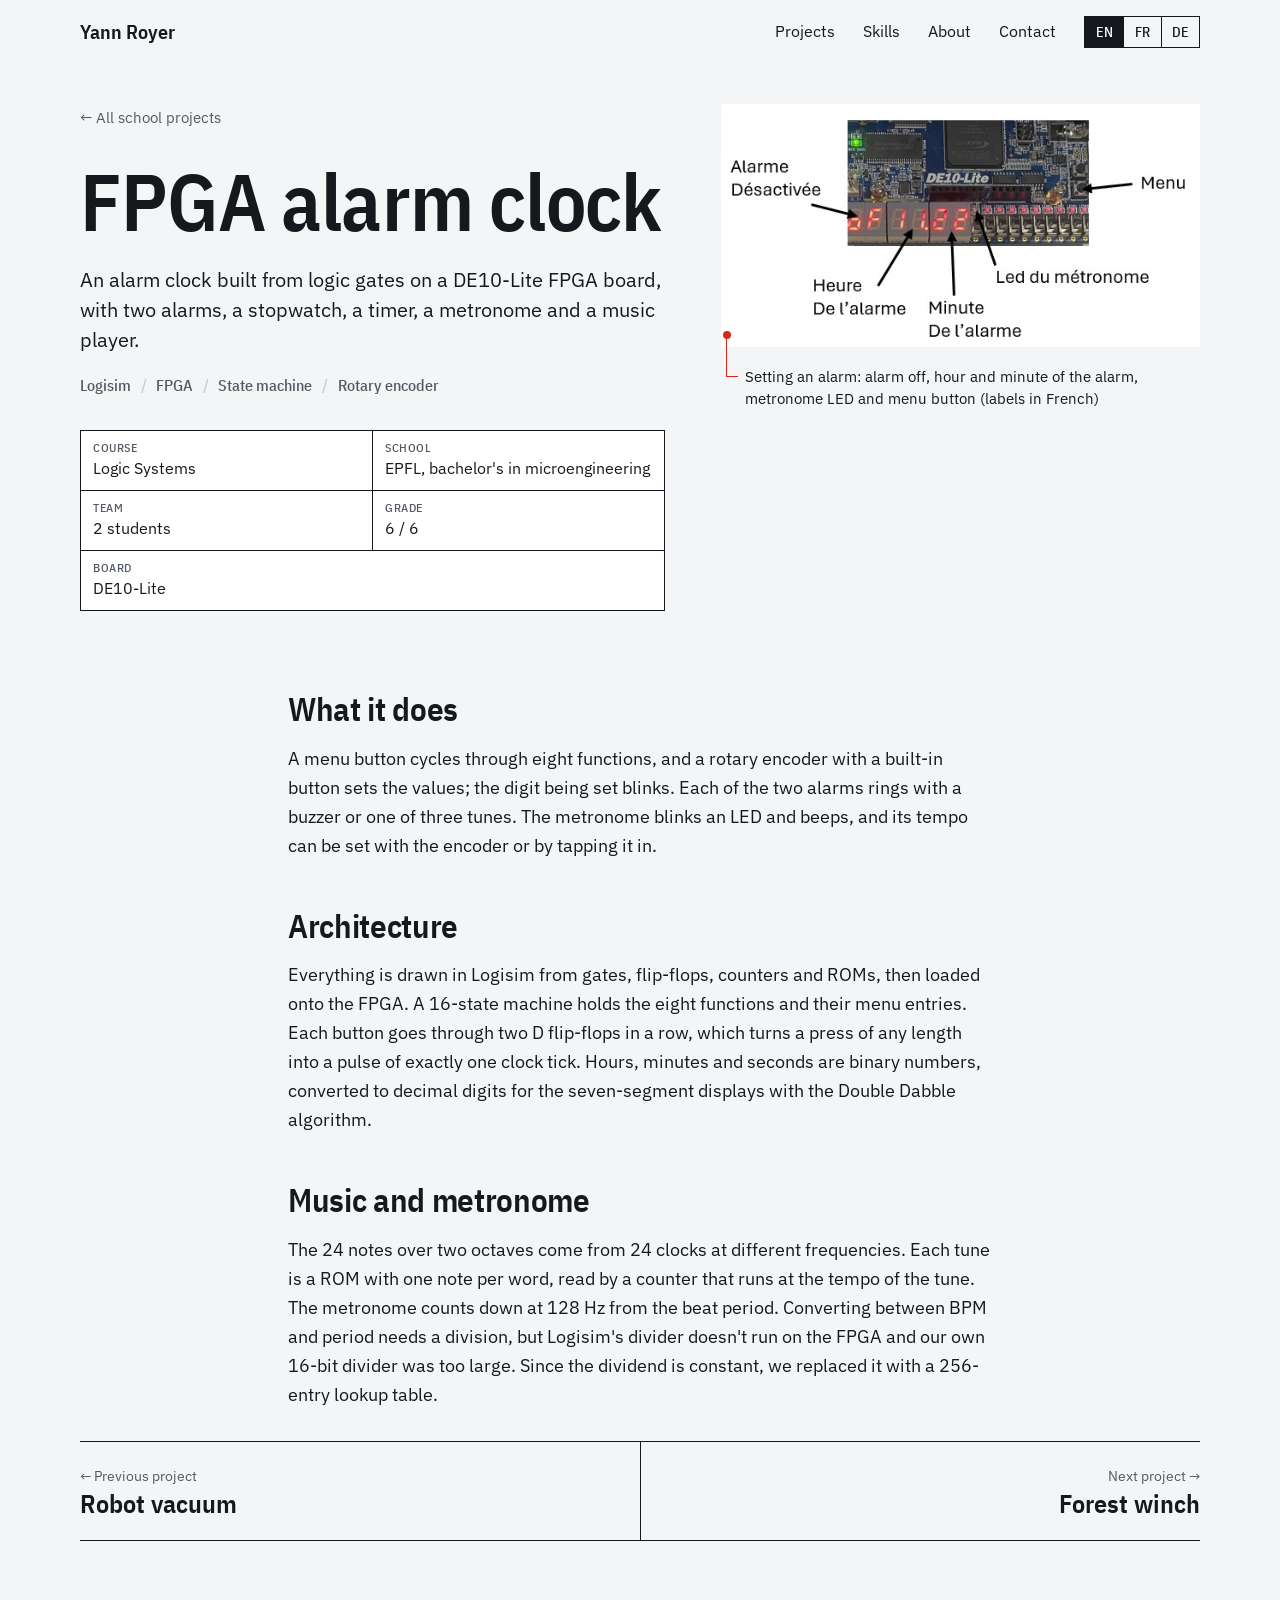
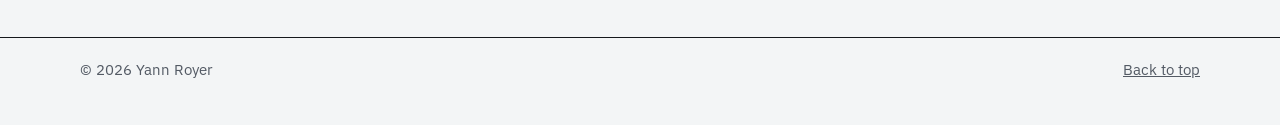
<file: fpga-alarm-clock.html>
<!DOCTYPE html>
<html lang="en">
  <head>
    <meta charset="UTF-8" />
    <meta name="viewport" content="width=device-width, initial-scale=1" />
    <title>Yann Royer — FPGA alarm clock</title>
    <meta
      name="description"
      content="An alarm clock built from logic gates on a DE10-Lite FPGA for the Logic Systems course at EPFL."
    />
    <link rel="preconnect" href="https://fonts.googleapis.com" />
    <link rel="preconnect" href="https://fonts.gstatic.com" crossorigin />
    <link
      href="https://fonts.googleapis.com/css2?family=IBM+Plex+Sans:ital,wght@0,400;0,500;0,600;1,400&family=IBM+Plex+Sans+Condensed:wght@500;600&display=swap"
      rel="stylesheet"
    />
    <link rel="stylesheet" href="css/styles.css?v=43" />
    <link rel="icon" href="data:image/svg+xml,<svg xmlns='http://www.w3.org/2000/svg' viewBox='0 0 100 100'><rect fill='%230f55c6' width='100' height='100' rx='6'/><text x='50' y='64' text-anchor='middle' font-size='46' font-weight='700' font-family='Arial Narrow, Arial, sans-serif' fill='%23ffffff'>YR</text></svg>" />
  </head>
  <body data-title-key="meta.title.clock" data-desc-key="meta.desc.clock">
    <a class="skip-link" href="#contenu" data-i18n="skip">Skip to content</a>

    <div id="haut" class="top-anchor" tabindex="-1"></div>
    <header class="site-header">
      <div class="wrap header-inner">
        <a class="logo" href="index.html">Yann Royer</a>
        <nav id="menu" class="nav" aria-label="Primary">
          <a href="index.html#projets" data-i18n="nav.projects">Projects</a>
          <a href="index.html#competences" data-i18n="nav.skills">Skills</a>
          <a href="index.html#apropos" data-i18n="nav.about">About</a>
          <a href="index.html#contact" data-i18n="nav.contact">Contact</a>
        </nav>
        <div class="header-actions">
          <div class="lang-switch" role="group" aria-label="Language">
            <button type="button" data-lang="en" aria-pressed="true">EN</button>
            <button type="button" data-lang="fr" aria-pressed="false">FR</button>
            <button type="button" data-lang="de" aria-pressed="false">DE</button>
          </div>
          <button class="nav-toggle" type="button" aria-expanded="false" aria-controls="menu">
            <span class="sr-only" data-i18n="menu">Menu</span>
            <span></span>
            <span></span>
          </button>
        </div>
      </div>
    </header>

    <main id="contenu">
      <article class="case">
        <header class="case-hero wrap">
          <div class="case-hero-copy">
            <a class="back-link" href="school.html" data-i18n="case.back.school">← All school projects</a>
            <h1 data-i18n="clock.title">FPGA alarm clock</h1>
            <p class="lead" data-i18n="clock.summary">An alarm clock built from logic gates on a DE10-Lite FPGA board, with two alarms, a stopwatch, a timer, a metronome and a music player.</p>
            <ul class="tag-list" aria-label="Tools">
              <li>Logisim</li>
              <li>FPGA</li>
              <li data-i18n="clock.tag.fsm">State machine</li>
              <li data-i18n="clock.tag.encoder">Rotary encoder</li>
            </ul>
            <dl class="facts">
              <div>
                <dt data-i18n="fact.course">Course</dt>
                <dd data-i18n="course.logic">Logic Systems</dd>
              </div>
              <div>
                <dt data-i18n="fact.school">School</dt>
                <dd data-i18n="school.epfl.ba">EPFL, bachelor's in microengineering</dd>
              </div>
              <div>
                <dt data-i18n="fact.team">Team</dt>
                <dd data-i18n="vac.team">2 students</dd>
              </div>
              <div>
                <dt data-i18n="fact.grade">Grade</dt>
                <dd>6 / 6</dd>
              </div>
              <div>
                <dt data-i18n="fact.board">Board</dt>
                <dd>DE10-Lite</dd>
              </div>
            </dl>
          </div>
          <figure class="case-media">
            <img src="assets/img/alarm-clock/board.jpg" alt="DE10-Lite board showing an alarm setting on the seven-segment displays" data-i18n-alt="clock.board.alt" />
            <figcaption data-i18n="clock.cap.board">Setting an alarm: alarm off, hour and minute of the alarm, metronome LED and menu button (labels in French)</figcaption>
          </figure>
        </header>

        <div class="case-body wrap-narrow">
          <section class="case-section">
            <h2 data-i18n="clock.h.what">What it does</h2>
            <p data-i18n="clock.what">A menu button cycles through eight functions, and a rotary encoder with a built-in button sets the values; the digit being set blinks. Each of the two alarms rings with a buzzer or one of three tunes. The metronome blinks an LED and beeps, and its tempo can be set with the encoder or by tapping it in.</p>
          </section>
          <section class="case-section">
            <h2 data-i18n="clock.h.arch">Architecture</h2>
            <p data-i18n="clock.arch">Everything is drawn in Logisim from gates, flip-flops, counters and ROMs, then loaded onto the FPGA. A 16-state machine holds the eight functions and their menu entries. Each button goes through two D flip-flops in a row, which turns a press of any length into a pulse of exactly one clock tick. Hours, minutes and seconds are binary numbers, converted to decimal digits for the seven-segment displays with the Double Dabble algorithm.</p>
          </section>
          <section class="case-section">
            <h2 data-i18n="clock.h.music">Music and metronome</h2>
            <p data-i18n="clock.music">The 24 notes over two octaves come from 24 clocks at different frequencies. Each tune is a ROM with one note per word, read by a counter that runs at the tempo of the tune. The metronome counts down at 128 Hz from the beat period. Converting between BPM and period needs a division, but Logisim's divider doesn't run on the FPGA and our own 16-bit divider was too large. Since the dividend is constant, we replaced it with a 256-entry lookup table.</p>
          </section>
        </div>

        <nav class="case-nav wrap" aria-label="Projects" data-case-nav="alarm-clock"></nav>
      </article>
    </main>

    <footer class="site-footer">
      <div class="wrap footer-inner">
        <p>© <span id="year"></span> Yann Royer</p>
        <a href="#haut" data-i18n="footer.top">Back to top</a>
      </div>
    </footer>

    <dialog class="lightbox" id="lightbox" aria-label="Photo">
      <button type="button" class="lightbox-close" data-i18n-aria="lightbox.close" aria-label="Close">×</button>
      <img alt="" />
      <p class="lightbox-caption"></p>
    </dialog>

    <script src="js/i18n.js?v=40"></script>
    <script src="js/skills.js?v=13"></script>
    <script src="js/main.js?v=26"></script>
  </body>
</html>
</file>
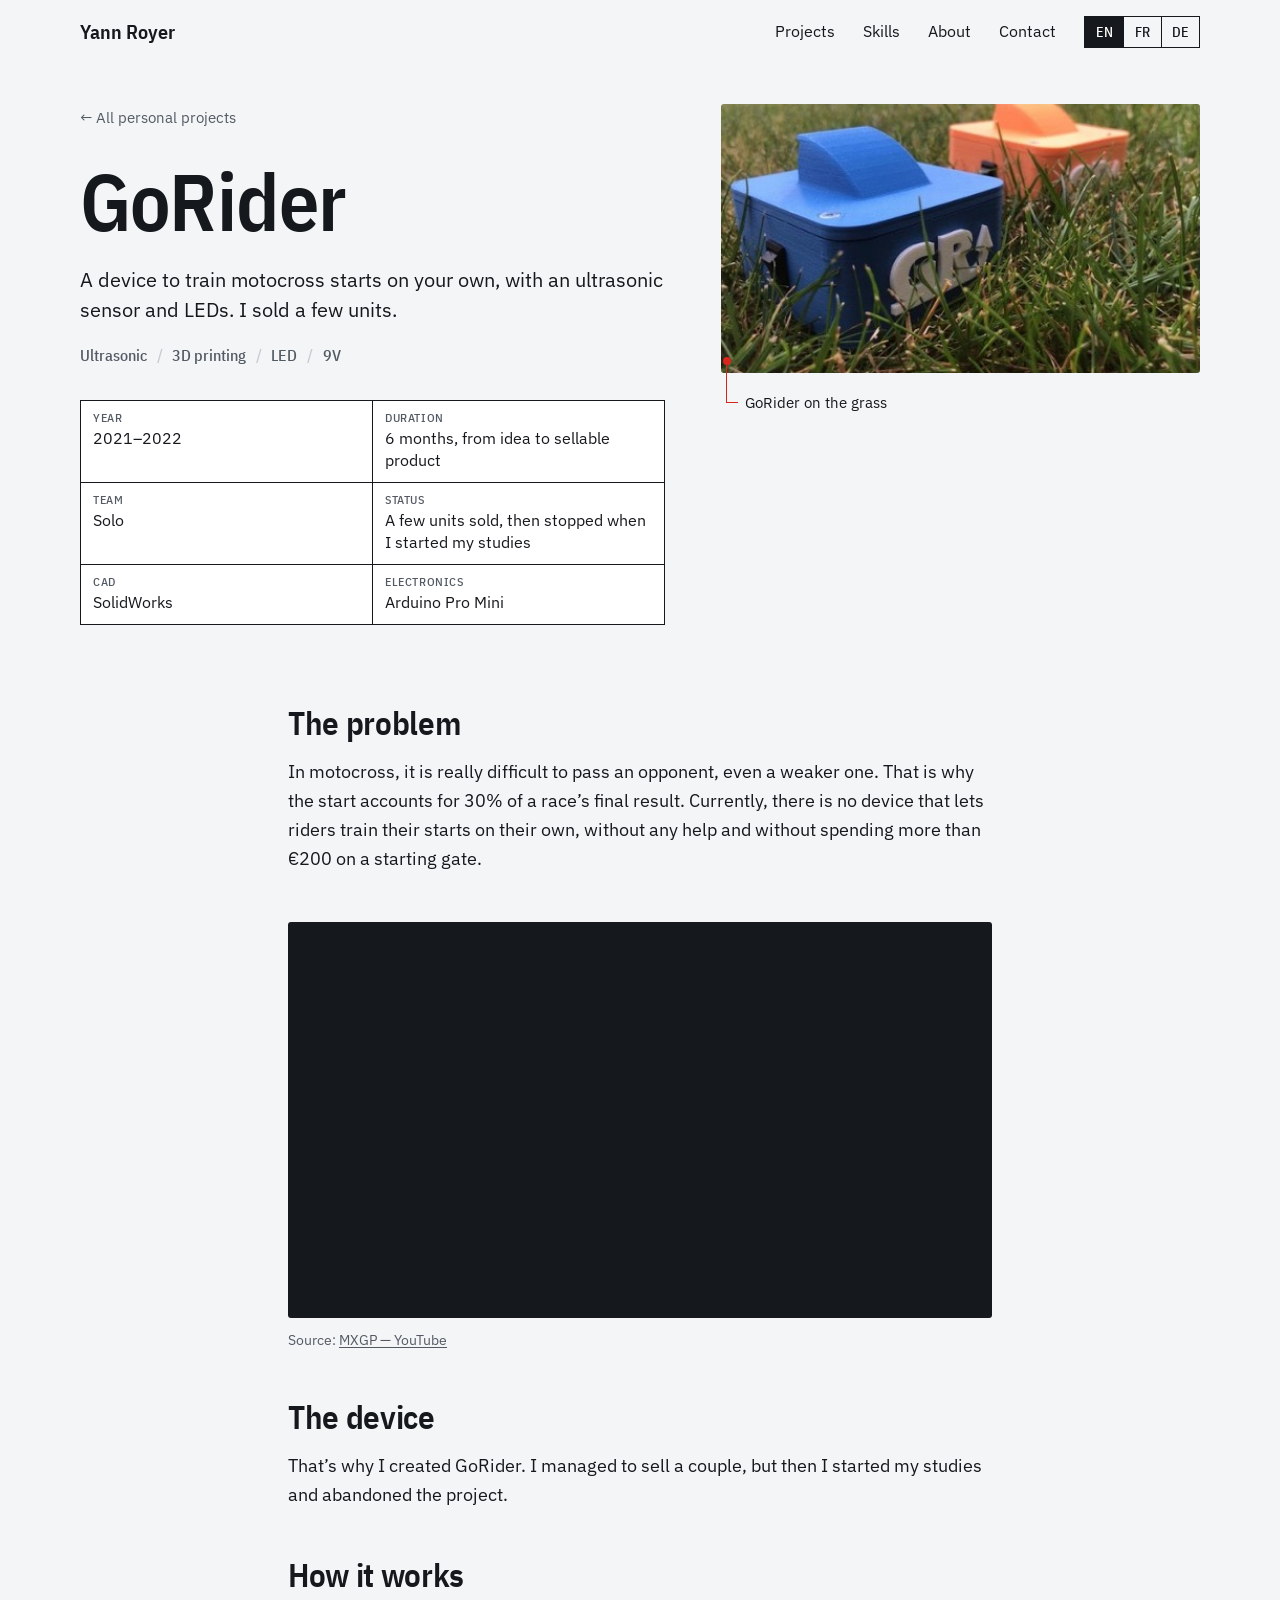
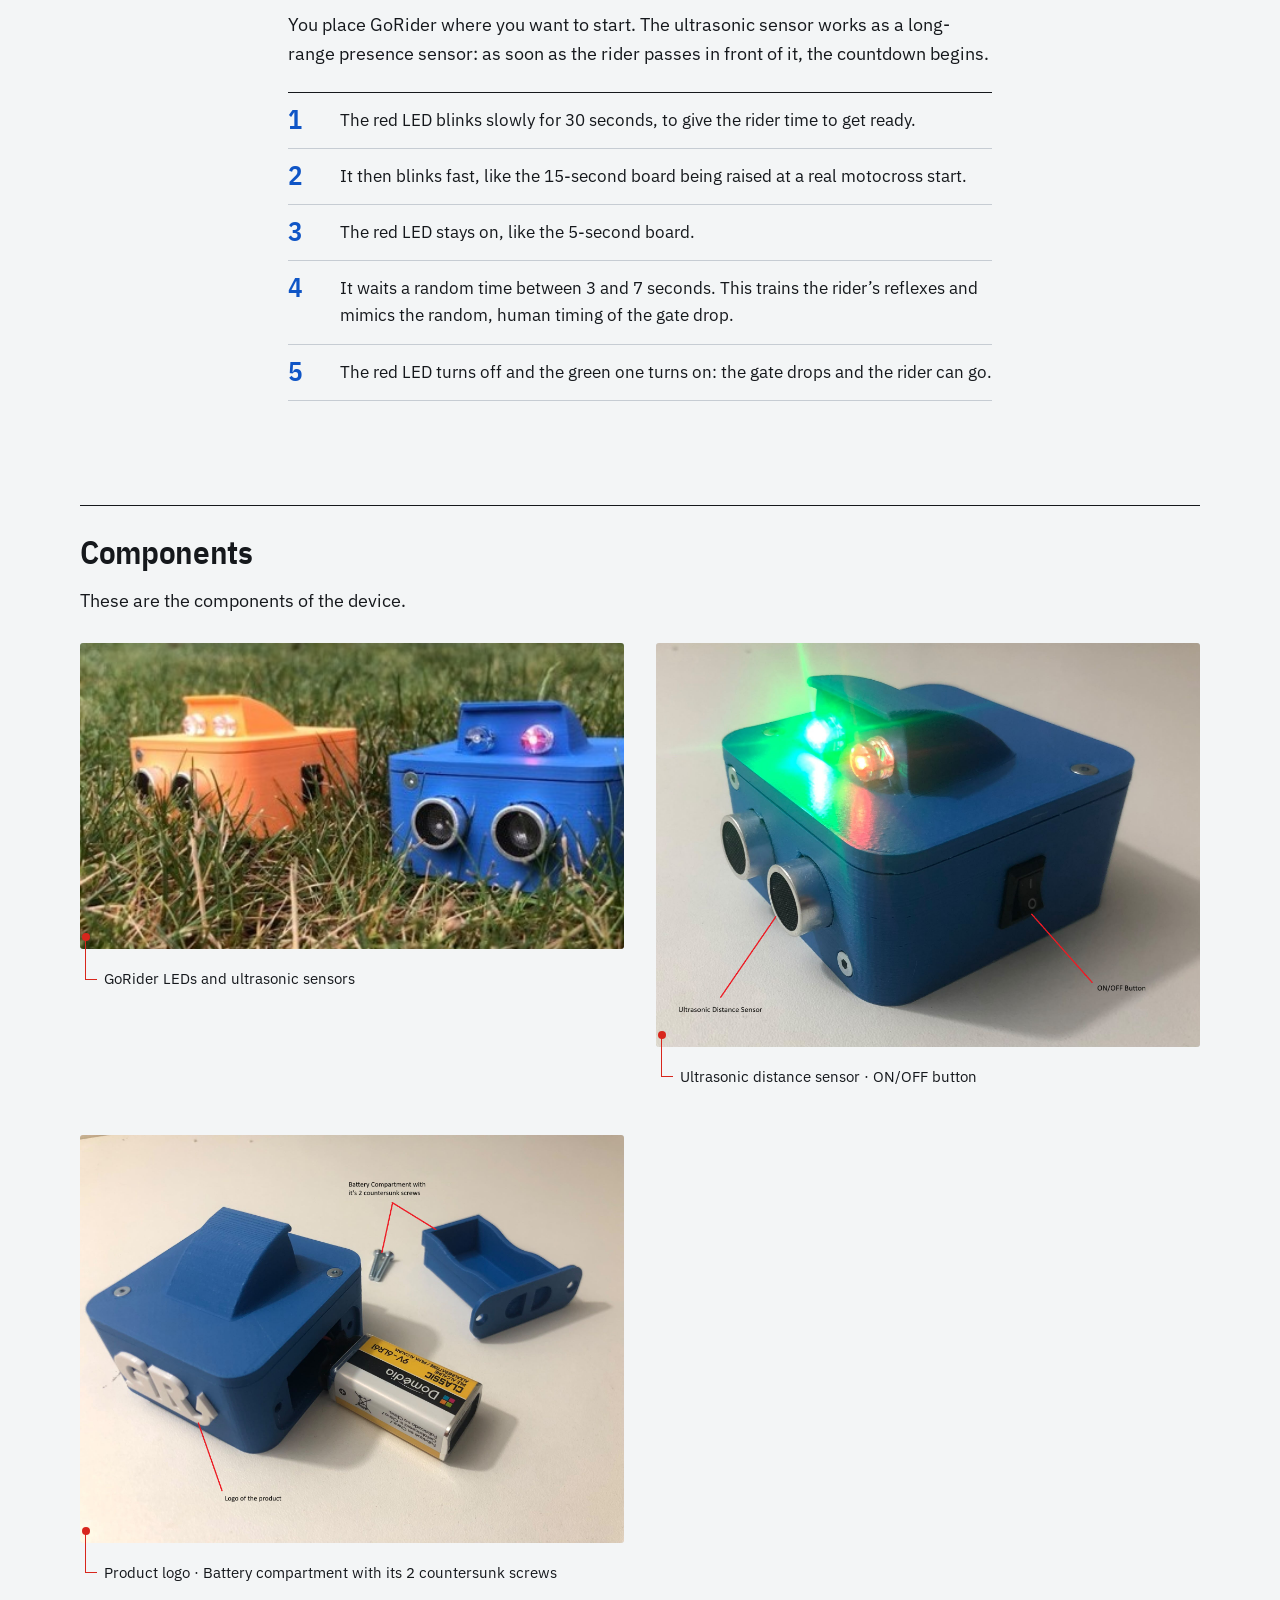
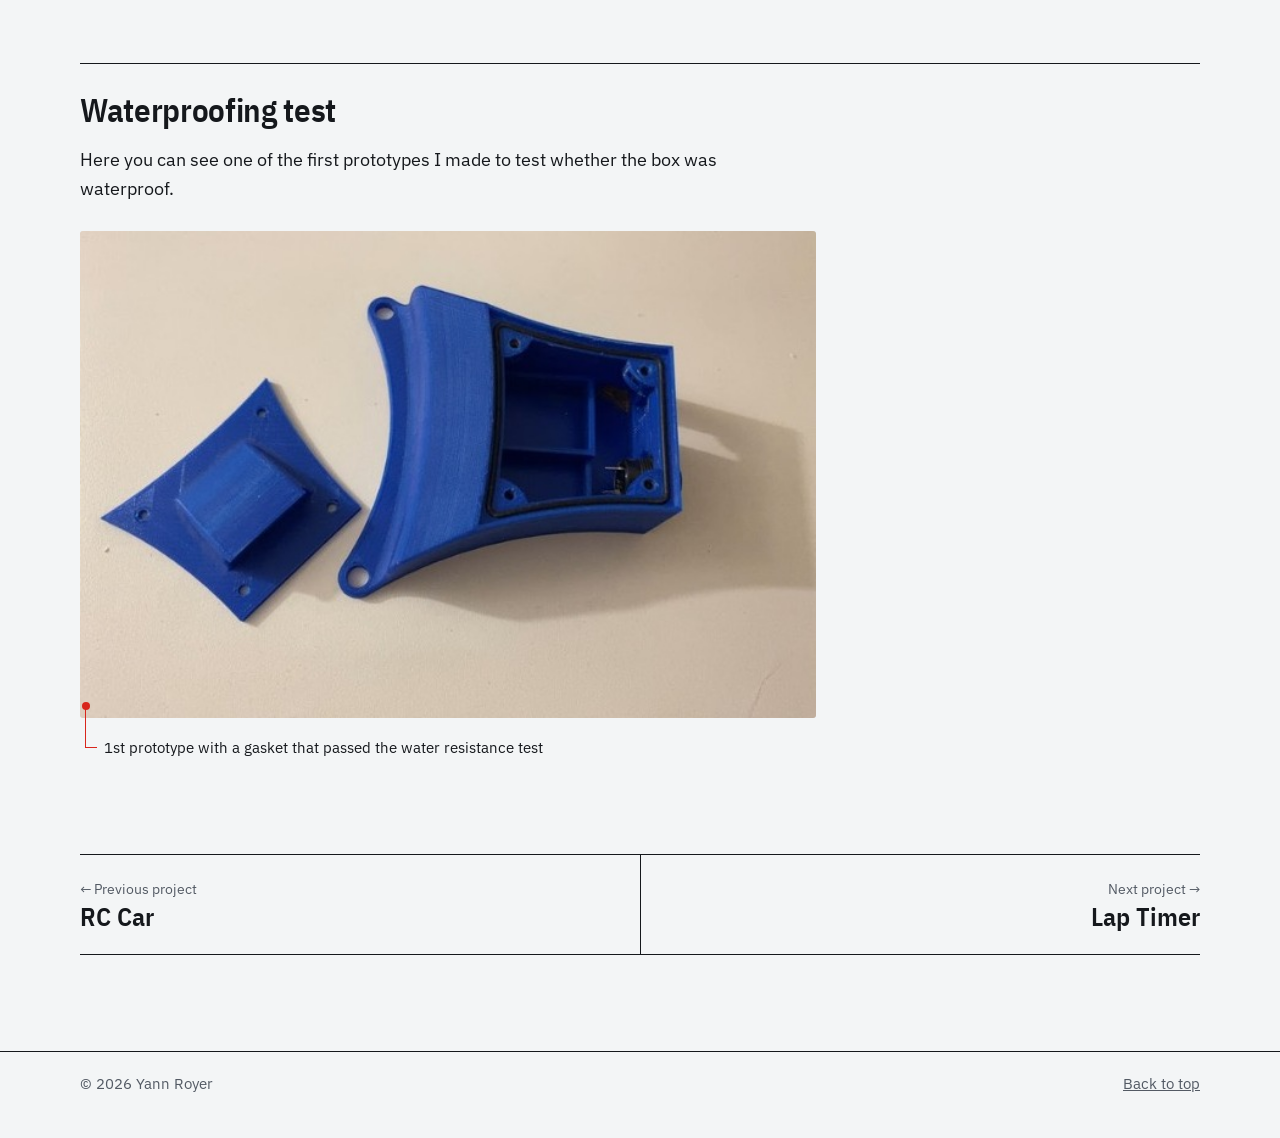
<file: gorider.html>
<!DOCTYPE html>
<html lang="en">
  <head>
    <meta charset="UTF-8" />
    <meta name="viewport" content="width=device-width, initial-scale=1" />
    <title>Yann Royer — GoRider</title>
    <meta
      name="description"
      content="A device to train motocross starts on your own, with an ultrasonic sensor and LEDs. I sold a few units."
    />
    <link rel="preconnect" href="https://fonts.googleapis.com" />
    <link rel="preconnect" href="https://fonts.gstatic.com" crossorigin />
    <link
      href="https://fonts.googleapis.com/css2?family=IBM+Plex+Sans:ital,wght@0,400;0,500;0,600;1,400&family=IBM+Plex+Sans+Condensed:wght@500;600&display=swap"
      rel="stylesheet"
    />
    <link rel="stylesheet" href="css/styles.css?v=43" />
    <link rel="icon" href="data:image/svg+xml,<svg xmlns='http://www.w3.org/2000/svg' viewBox='0 0 100 100'><rect fill='%230f55c6' width='100' height='100' rx='6'/><text x='50' y='64' text-anchor='middle' font-size='46' font-weight='700' font-family='Arial Narrow, Arial, sans-serif' fill='%23ffffff'>YR</text></svg>" />
  </head>
  <body data-title-key="meta.title.gorider" data-desc-key="gorider.summary">
    <a class="skip-link" href="#contenu" data-i18n="skip">Skip to content</a>

    <div id="haut" class="top-anchor" tabindex="-1"></div>
    <header class="site-header">
      <div class="wrap header-inner">
        <a class="logo" href="index.html">Yann Royer</a>
        <nav id="menu" class="nav" aria-label="Primary">
          <a href="index.html#projets" data-i18n="nav.projects">Projects</a>
          <a href="index.html#competences" data-i18n="nav.skills">Skills</a>
          <a href="index.html#apropos" data-i18n="nav.about">About</a>
          <a href="index.html#contact" data-i18n="nav.contact">Contact</a>
        </nav>
        <div class="header-actions">
          <div class="lang-switch" role="group" aria-label="Language">
            <button type="button" data-lang="en" aria-pressed="true">EN</button>
            <button type="button" data-lang="fr" aria-pressed="false">FR</button>
            <button type="button" data-lang="de" aria-pressed="false">DE</button>
          </div>
          <button class="nav-toggle" type="button" aria-expanded="false" aria-controls="menu">
            <span class="sr-only" data-i18n="menu">Menu</span>
            <span></span>
            <span></span>
          </button>
        </div>
      </div>
    </header>

    <main id="contenu">
      <article class="case">
        <header class="case-hero wrap">
          <div class="case-hero-copy">
            <a class="back-link" href="personal.html" data-i18n="case.back">← All personal projects</a>
            <h1>GoRider</h1>
            <p class="lead" data-i18n="gorider.summary">A device to train motocross starts on your own, with an ultrasonic sensor and LEDs. I sold a few units.</p>
            <ul class="tag-list" aria-label="Tools">
              <li>Ultrasonic</li>
              <li>3D printing</li>
              <li>LED</li>
              <li>9V</li>
            </ul>
            <dl class="facts">
              <div>
                <dt data-i18n="fact.year">Year</dt>
                <dd data-i18n="gorider.year">2021–2022</dd>
              </div>
              <div>
                <dt data-i18n="fact.duration">Duration</dt>
                <dd data-i18n="gorider.duration">6 months, from idea to sellable product</dd>
              </div>
              <div>
                <dt data-i18n="fact.team">Team</dt>
                <dd data-i18n="fact.solo">Solo</dd>
              </div>
              <div>
                <dt data-i18n="fact.status">Status</dt>
                <dd data-i18n="gorider.status">A few units sold, then stopped when I started my studies</dd>
              </div>
              <div>
                <dt data-i18n="fact.cad">CAD</dt>
                <dd>SolidWorks</dd>
              </div>
              <div>
                <dt data-i18n="fact.elec">Electronics</dt>
                <dd>Arduino Pro Mini</dd>
              </div>
            </dl>
          </div>
          <figure class="case-media">
            <img src="assets/img/gorider/grass-left.jpg" alt="Blue and orange GoRider units in the grass" />
            <figcaption data-i18n="gorider.cap.grassL">GoRider on the grass</figcaption>
          </figure>
        </header>

        <div class="case-body wrap-narrow">
          <section class="case-section">
            <h2 data-i18n="gorider.h.problem">The problem</h2>
            <p data-i18n="gorider.t1">In motocross, it is really difficult to pass an opponent, even a weaker one. That is why the start accounts for 30% of a race’s final result. Currently, there is no device that lets riders train their starts on their own, without any help and without spending more than €200 on a starting gate.</p>
          </section>
          <figure class="case-embed">
            <div class="video-frame video-frame-wide">
              <iframe
                src="https://www.youtube-nocookie.com/embed/ZSEppHeZ7Wg"
                title="MXGP motocross start — Trentino 2024"
                data-i18n-title="gorider.video.title"
                allow="accelerometer; autoplay; clipboard-write; encrypted-media; gyroscope; picture-in-picture; web-share"
                allowfullscreen
                loading="lazy"
                referrerpolicy="strict-origin-when-cross-origin"
              ></iframe>
            </div>
            <figcaption class="video-source">
              <span data-i18n="gorider.video.source">Source:</span>
              <a href="https://www.youtube.com/watch?v=ZSEppHeZ7Wg" rel="noreferrer noopener" target="_blank">MXGP — YouTube</a>
            </figcaption>
          </figure>
          <section class="case-section">
            <h2 data-i18n="gorider.h.device">The device</h2>
            <p data-i18n="gorider.t2">That’s why I created GoRider. I managed to sell a couple, but then I started my studies and abandoned the project.</p>
          </section>
          <section class="case-section">
            <h2 data-i18n="gorider.h.how">How it works</h2>
            <p data-i18n="gorider.how">You place GoRider where you want to start. The ultrasonic sensor works as a long-range presence sensor: as soon as the rider passes in front of it, the countdown begins.</p>
            <ol class="steps">
              <li data-i18n="gorider.step1">The red LED blinks slowly for 30 seconds, to give the rider time to get ready.</li>
              <li data-i18n="gorider.step2">It then blinks fast, like the 15-second board being raised at a real motocross start.</li>
              <li data-i18n="gorider.step3">The red LED stays on, like the 5-second board.</li>
              <li data-i18n="gorider.step4">It waits a random time between 3 and 7 seconds. This trains the rider’s reflexes and mimics the random, human timing of the gate drop.</li>
              <li data-i18n="gorider.step5">The red LED turns off and the green one turns on: the gate drops and the rider can go.</li>
            </ol>
          </section>
        </div>

        <div class="case-photos wrap">
          <section class="photo-group">
            <h2 data-i18n="gorider.h.components">Components</h2>
            <p class="photo-intro" data-i18n="gorider.t3">These are the components of the device.</p>
            <div class="photo-grid">
              <figure class="photo">
                <button type="button" class="shot" data-full="assets/img/gorider/grass-right.jpg" data-caption-key="gorider.cap.grassR" data-caption="GoRider LEDs and ultrasonic sensors" aria-label="Orange and blue GoRider units showing LEDs and ultrasonic sensors">
                  <img src="assets/img/gorider/grass-right.jpg" alt="Orange and blue GoRider units showing LEDs and ultrasonic sensors" loading="lazy" />
                </button>
                <figcaption data-i18n="gorider.cap.grassR">GoRider LEDs and ultrasonic sensors</figcaption>
              </figure>
              <figure class="photo">
                <button type="button" class="shot" data-full="assets/img/gorider/sensor.jpg" data-caption-key="gorider.cap.sensor" data-caption="Ultrasonic distance sensor · ON/OFF button" aria-label="GoRider: ultrasonic distance sensor and ON/OFF button">
                  <img src="assets/img/gorider/sensor.jpg" alt="GoRider: ultrasonic distance sensor and ON/OFF button" loading="lazy" />
                </button>
                <figcaption data-i18n="gorider.cap.sensor">Ultrasonic distance sensor · ON/OFF button</figcaption>
              </figure>
              <figure class="photo">
                <button type="button" class="shot" data-full="assets/img/gorider/battery.jpg" data-caption-key="gorider.cap.battery" data-caption="Product logo · Battery compartment with its 2 countersunk screws" aria-label="GoRider: product logo and 9V battery compartment">
                  <img src="assets/img/gorider/battery.jpg" alt="GoRider: product logo and 9V battery compartment" loading="lazy" />
                </button>
                <figcaption data-i18n="gorider.cap.battery">Product logo · Battery compartment with its 2 countersunk screws</figcaption>
              </figure>
            </div>
          </section>
          <section class="photo-group">
            <h2 data-i18n="gorider.h.proto">Waterproofing test</h2>
            <p class="photo-intro" data-i18n="gorider.t4">Here you can see one of the first prototypes I made to test whether the box was waterproof.</p>
            <div class="photo-grid photo-grid-single">
              <figure class="photo">
                <button type="button" class="shot" data-full="assets/img/gorider/gasket.jpg" data-caption-key="gorider.cap.gasket" data-caption="1st prototype with a gasket that passed the water resistance test" aria-label="First GoRider prototype with gasket joint">
                  <img src="assets/img/gorider/gasket.jpg" alt="First GoRider prototype with gasket joint" loading="lazy" />
                </button>
                <figcaption data-i18n="gorider.cap.gasket">1st prototype with a gasket that passed the water resistance test</figcaption>
              </figure>
            </div>
          </section>
        </div>

        <nav class="case-nav wrap" aria-label="Projects">
          <a class="case-nav-link is-prev" href="rc-car.html">
            <span class="case-nav-label" data-i18n="case.prev">Previous project</span>
            <span class="case-nav-name">RC Car</span>
          </a>
          <a class="case-nav-link is-next" href="lap-timer.html">
            <span class="case-nav-label" data-i18n="case.next">Next project</span>
            <span class="case-nav-name">Lap Timer</span>
          </a>
        </nav>
      </article>
    </main>

    <footer class="site-footer">
      <div class="wrap footer-inner">
        <p>© <span id="year"></span> Yann Royer</p>
        <a href="#haut" data-i18n="footer.top">Back to top</a>
      </div>
    </footer>

    <dialog class="lightbox" id="lightbox" aria-label="Photo">
      <button type="button" class="lightbox-close" data-i18n-aria="lightbox.close" aria-label="Close">×</button>
      <img alt="" />
      <p class="lightbox-caption"></p>
    </dialog>

    <script src="js/i18n.js?v=40"></script>
    <script src="js/main.js?v=26"></script>
  </body>
</html>
</file>
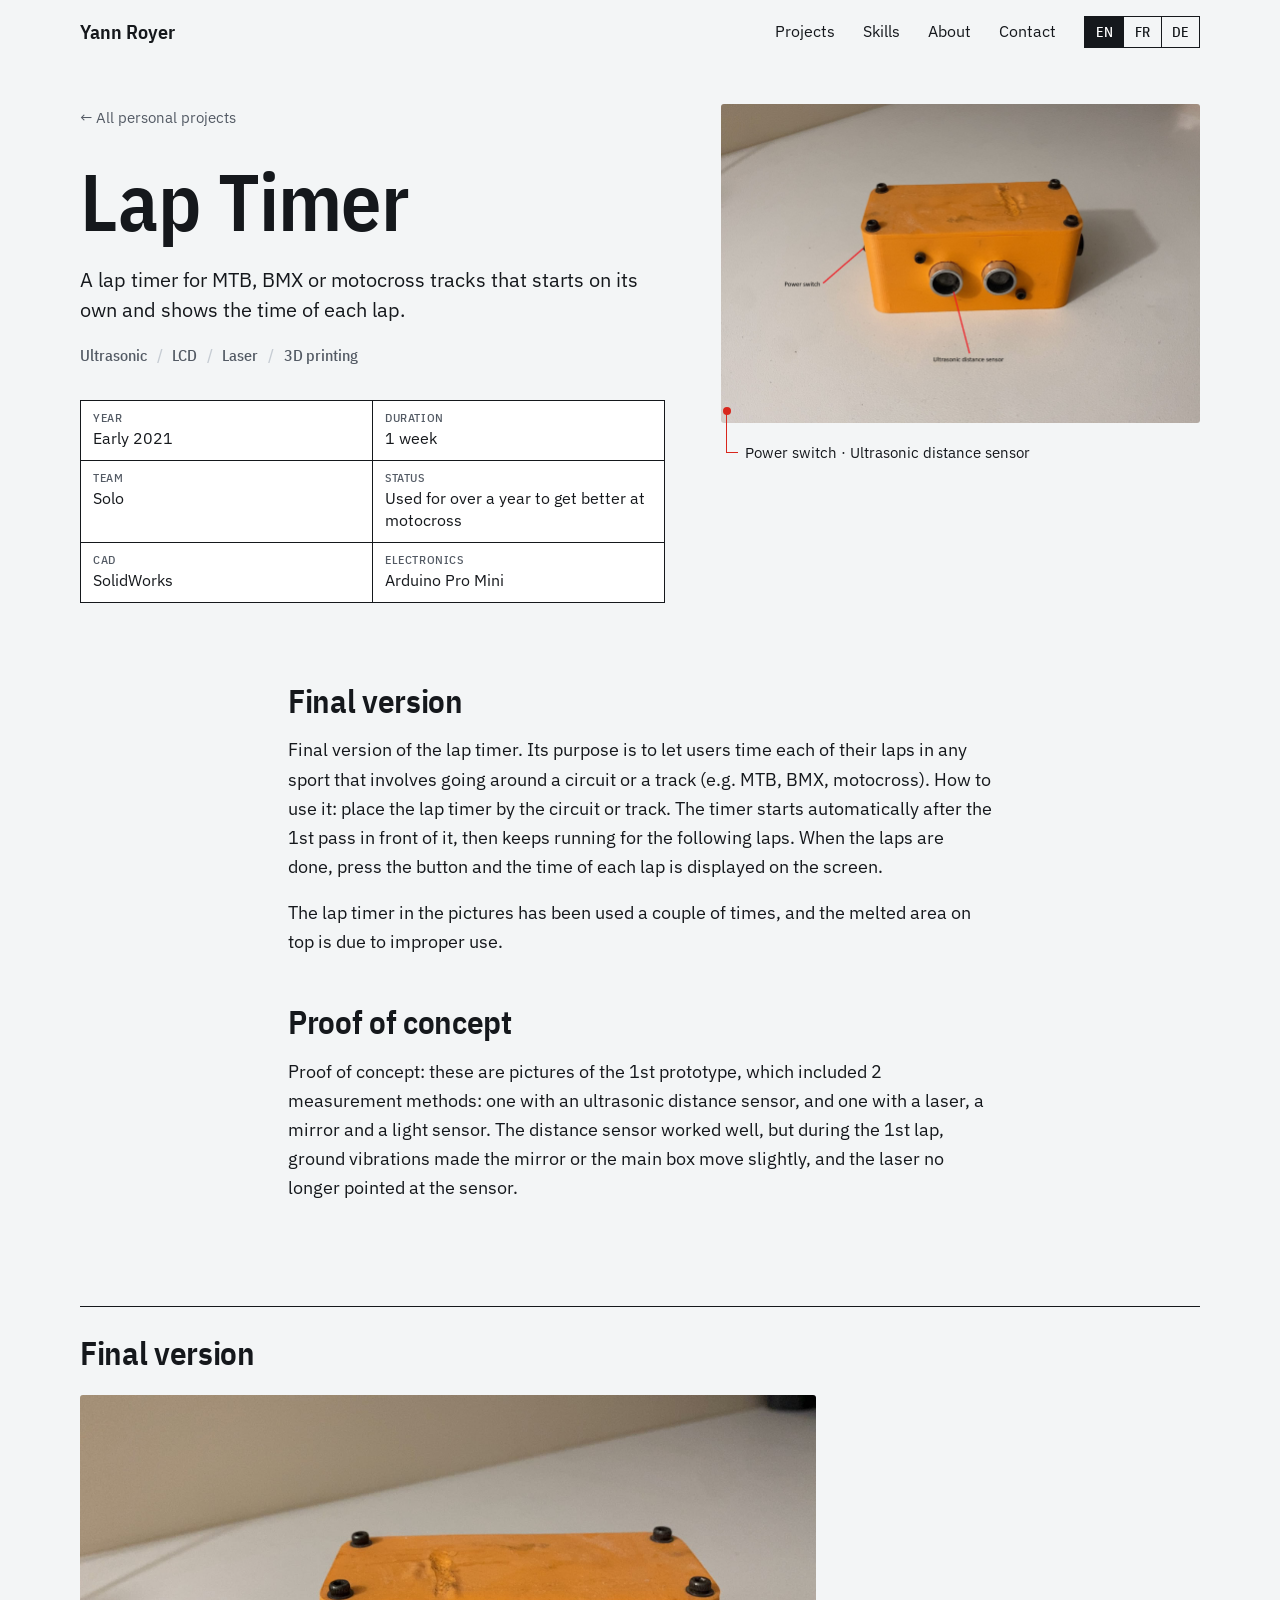
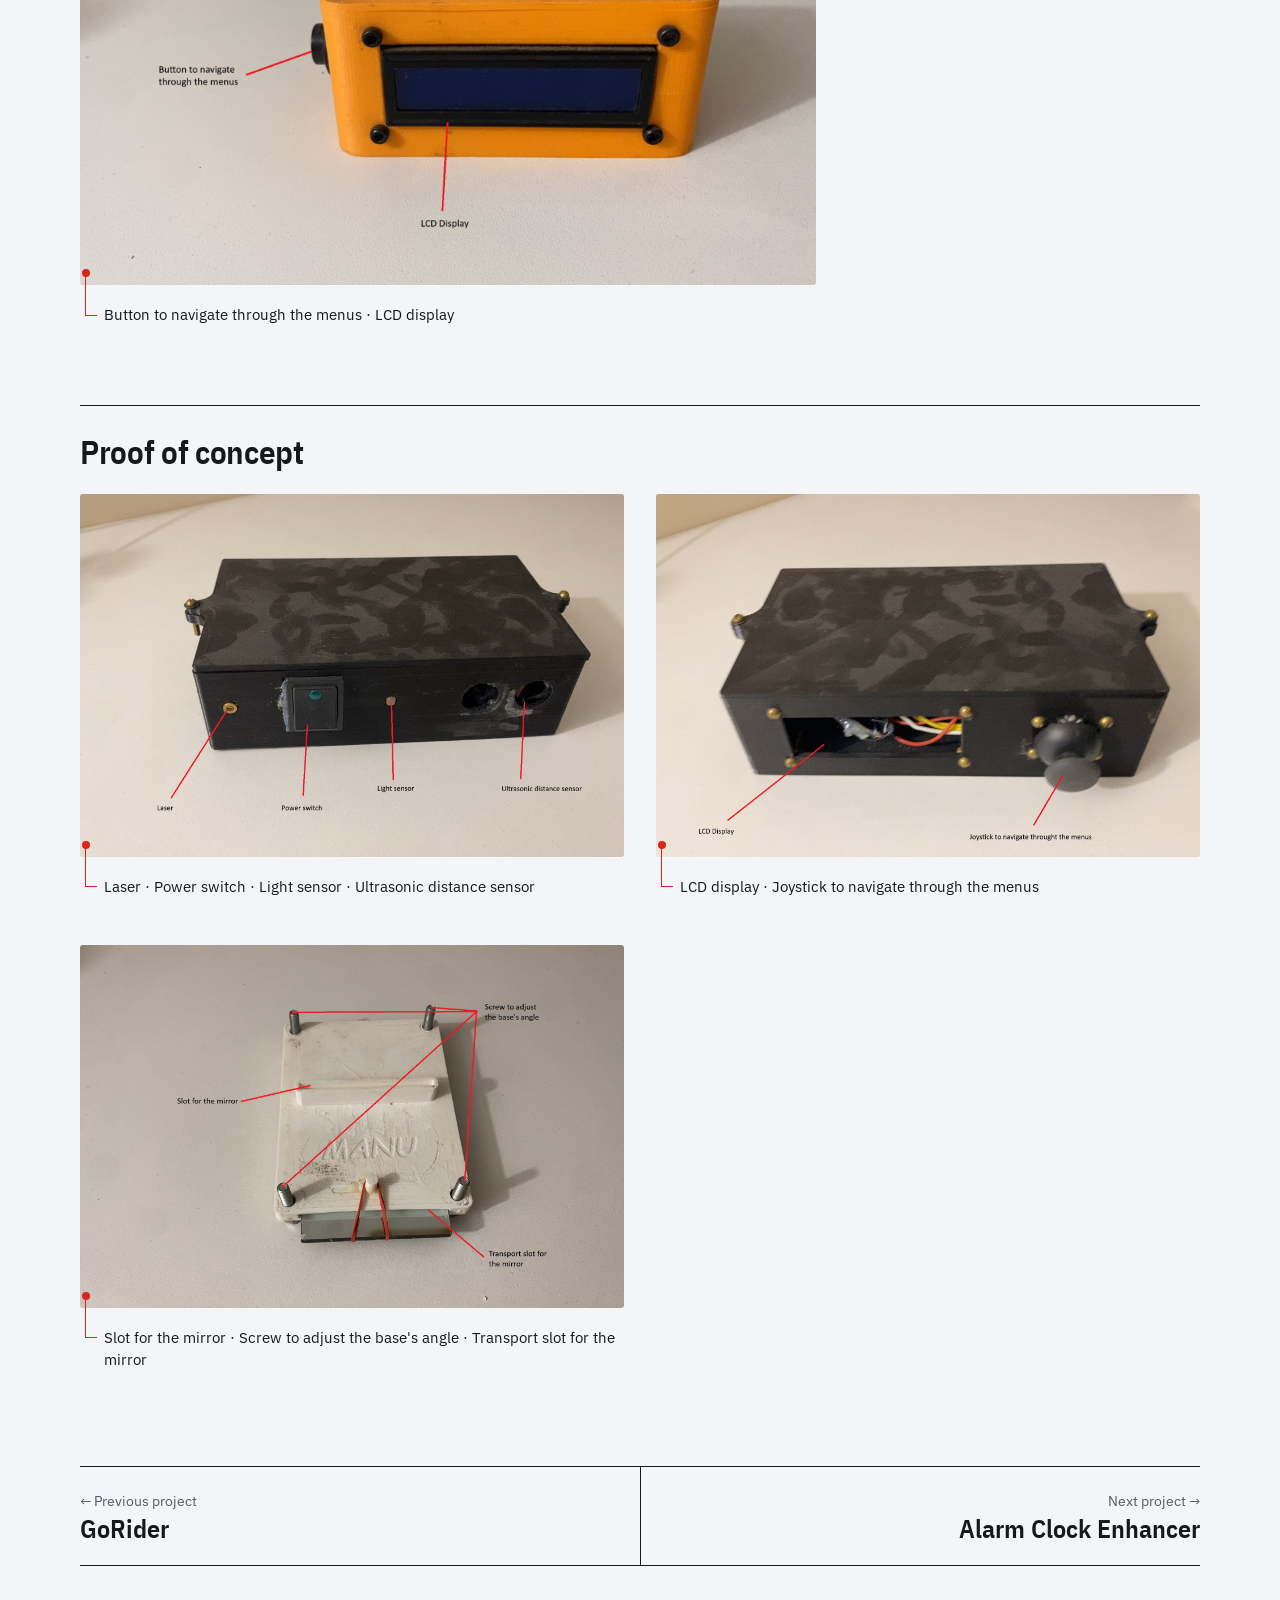
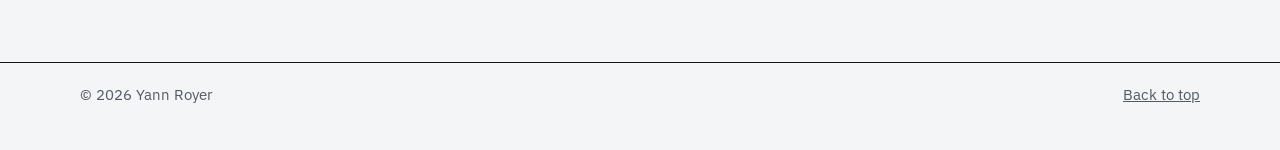
<file: lap-timer.html>
<!DOCTYPE html>
<html lang="en">
  <head>
    <meta charset="UTF-8" />
    <meta name="viewport" content="width=device-width, initial-scale=1" />
    <title>Yann Royer — Lap Timer</title>
    <meta
      name="description"
      content="A lap timer for MTB, BMX or motocross tracks that starts on its own and shows the time of each lap."
    />
    <link rel="preconnect" href="https://fonts.googleapis.com" />
    <link rel="preconnect" href="https://fonts.gstatic.com" crossorigin />
    <link
      href="https://fonts.googleapis.com/css2?family=IBM+Plex+Sans:ital,wght@0,400;0,500;0,600;1,400&family=IBM+Plex+Sans+Condensed:wght@500;600&display=swap"
      rel="stylesheet"
    />
    <link rel="stylesheet" href="css/styles.css?v=43" />
    <link rel="icon" href="data:image/svg+xml,<svg xmlns='http://www.w3.org/2000/svg' viewBox='0 0 100 100'><rect fill='%230f55c6' width='100' height='100' rx='6'/><text x='50' y='64' text-anchor='middle' font-size='46' font-weight='700' font-family='Arial Narrow, Arial, sans-serif' fill='%23ffffff'>YR</text></svg>" />
  </head>
  <body data-title-key="meta.title.lap" data-desc-key="lap.summary">
    <a class="skip-link" href="#contenu" data-i18n="skip">Skip to content</a>

    <div id="haut" class="top-anchor" tabindex="-1"></div>
    <header class="site-header">
      <div class="wrap header-inner">
        <a class="logo" href="index.html">Yann Royer</a>
        <nav id="menu" class="nav" aria-label="Primary">
          <a href="index.html#projets" data-i18n="nav.projects">Projects</a>
          <a href="index.html#competences" data-i18n="nav.skills">Skills</a>
          <a href="index.html#apropos" data-i18n="nav.about">About</a>
          <a href="index.html#contact" data-i18n="nav.contact">Contact</a>
        </nav>
        <div class="header-actions">
          <div class="lang-switch" role="group" aria-label="Language">
            <button type="button" data-lang="en" aria-pressed="true">EN</button>
            <button type="button" data-lang="fr" aria-pressed="false">FR</button>
            <button type="button" data-lang="de" aria-pressed="false">DE</button>
          </div>
          <button class="nav-toggle" type="button" aria-expanded="false" aria-controls="menu">
            <span class="sr-only" data-i18n="menu">Menu</span>
            <span></span>
            <span></span>
          </button>
        </div>
      </div>
    </header>

    <main id="contenu">
      <article class="case">
        <header class="case-hero wrap">
          <div class="case-hero-copy">
            <a class="back-link" href="personal.html" data-i18n="case.back">← All personal projects</a>
            <h1>Lap Timer</h1>
            <p class="lead" data-i18n="lap.summary">A lap timer for MTB, BMX or motocross tracks that starts on its own and shows the time of each lap.</p>
            <ul class="tag-list" aria-label="Tools">
              <li>Ultrasonic</li>
              <li>LCD</li>
              <li>Laser</li>
              <li>3D printing</li>
            </ul>
            <dl class="facts">
              <div>
                <dt data-i18n="fact.year">Year</dt>
                <dd data-i18n="lap.year">Early 2021</dd>
              </div>
              <div>
                <dt data-i18n="fact.duration">Duration</dt>
                <dd data-i18n="lap.duration">1 week</dd>
              </div>
              <div>
                <dt data-i18n="fact.team">Team</dt>
                <dd data-i18n="fact.solo">Solo</dd>
              </div>
              <div>
                <dt data-i18n="fact.status">Status</dt>
                <dd data-i18n="lap.status">Used for over a year to get better at motocross</dd>
              </div>
              <div>
                <dt data-i18n="fact.cad">CAD</dt>
                <dd>SolidWorks</dd>
              </div>
              <div>
                <dt data-i18n="fact.elec">Electronics</dt>
                <dd>Arduino Pro Mini</dd>
              </div>
            </dl>
          </div>
          <figure class="case-media">
            <img src="assets/img/lap-timer/sensors.jpg" alt="Orange Lap Timer: ultrasonic distance sensor and power switch" />
            <figcaption data-i18n="lap.cap.orange">Power switch · Ultrasonic distance sensor</figcaption>
          </figure>
        </header>

        <div class="case-body wrap-narrow">
          <section class="case-section">
            <h2 data-i18n="lap.h.final">Final version</h2>
            <p data-i18n="lap.final">Final version of the lap timer. Its purpose is to let users time each of their laps in any sport that involves going around a circuit or a track (e.g. MTB, BMX, motocross). How to use it: place the lap timer by the circuit or track. The timer starts automatically after the 1st pass in front of it, then keeps running for the following laps. When the laps are done, press the button and the time of each lap is displayed on the screen.</p>
            <p data-i18n="lap.p1">The lap timer in the pictures has been used a couple of times, and the melted area on top is due to improper use.</p>
          </section>
          <section class="case-section">
            <h2 data-i18n="lap.h.poc">Proof of concept</h2>
            <p data-i18n="lap.poc">Proof of concept: these are pictures of the 1st prototype, which included 2 measurement methods: one with an ultrasonic distance sensor, and one with a laser, a mirror and a light sensor. The distance sensor worked well, but during the 1st lap, ground vibrations made the mirror or the main box move slightly, and the laser no longer pointed at the sensor.</p>
          </section>
        </div>

        <div class="case-photos wrap">
          <section class="photo-group">
            <h2 data-i18n="lap.h.final">Final version</h2>
            <div class="photo-grid photo-grid-single">
              <figure class="photo">
                <button type="button" class="shot" data-full="assets/img/lap-timer/display.jpg" data-caption-key="lap.cap.display" data-caption="Button to navigate through the menus · LCD display" aria-label="Orange Lap Timer: LCD display and menu button">
                  <img src="assets/img/lap-timer/display.jpg" alt="Orange Lap Timer: LCD display and menu button" loading="lazy" />
                </button>
                <figcaption data-i18n="lap.cap.display">Button to navigate through the menus · LCD display</figcaption>
              </figure>
            </div>
          </section>
          <section class="photo-group">
            <h2 data-i18n="lap.h.poc">Proof of concept</h2>
            <div class="photo-grid">
              <figure class="photo">
                <button type="button" class="shot" data-full="assets/img/lap-timer/black-sensors.jpg" data-caption-key="lap.cap.black" data-caption="Laser · Power switch · Light sensor · Ultrasonic distance sensor" aria-label="Lap Timer: laser, power switch, light sensor, ultrasonic sensor">
                  <img src="assets/img/lap-timer/black-sensors.jpg" alt="Lap Timer: laser, power switch, light sensor, ultrasonic sensor" loading="lazy" />
                </button>
                <figcaption data-i18n="lap.cap.black">Laser · Power switch · Light sensor · Ultrasonic distance sensor</figcaption>
              </figure>
              <figure class="photo">
                <button type="button" class="shot" data-full="assets/img/lap-timer/black-lcd.jpg" data-caption-key="lap.cap.lcd" data-caption="LCD display · Joystick to navigate through the menus" aria-label="Lap Timer: LCD display and joystick">
                  <img src="assets/img/lap-timer/black-lcd.jpg" alt="Lap Timer: LCD display and joystick" loading="lazy" />
                </button>
                <figcaption data-i18n="lap.cap.lcd">LCD display · Joystick to navigate through the menus</figcaption>
              </figure>
              <figure class="photo">
                <button type="button" class="shot" data-full="assets/img/lap-timer/mirror.jpg" data-caption-key="lap.cap.mirror" data-caption="Slot for the mirror · Screw to adjust the base&#x27;s angle · Transport slot for the mirror" aria-label="Lap Timer: mirror slot and angle adjustment screws">
                  <img src="assets/img/lap-timer/mirror.jpg" alt="Lap Timer: mirror slot and angle adjustment screws" loading="lazy" />
                </button>
                <figcaption data-i18n="lap.cap.mirror">Slot for the mirror · Screw to adjust the base&#x27;s angle · Transport slot for the mirror</figcaption>
              </figure>
            </div>
          </section>
        </div>

        <nav class="case-nav wrap" aria-label="Projects">
          <a class="case-nav-link is-prev" href="gorider.html">
            <span class="case-nav-label" data-i18n="case.prev">Previous project</span>
            <span class="case-nav-name">GoRider</span>
          </a>
          <a class="case-nav-link is-next" href="alarm.html">
            <span class="case-nav-label" data-i18n="case.next">Next project</span>
            <span class="case-nav-name">Alarm Clock Enhancer</span>
          </a>
        </nav>
      </article>
    </main>

    <footer class="site-footer">
      <div class="wrap footer-inner">
        <p>© <span id="year"></span> Yann Royer</p>
        <a href="#haut" data-i18n="footer.top">Back to top</a>
      </div>
    </footer>

    <dialog class="lightbox" id="lightbox" aria-label="Photo">
      <button type="button" class="lightbox-close" data-i18n-aria="lightbox.close" aria-label="Close">×</button>
      <img alt="" />
      <p class="lightbox-caption"></p>
    </dialog>

    <script src="js/i18n.js?v=40"></script>
    <script src="js/main.js?v=26"></script>
  </body>
</html>
</file>
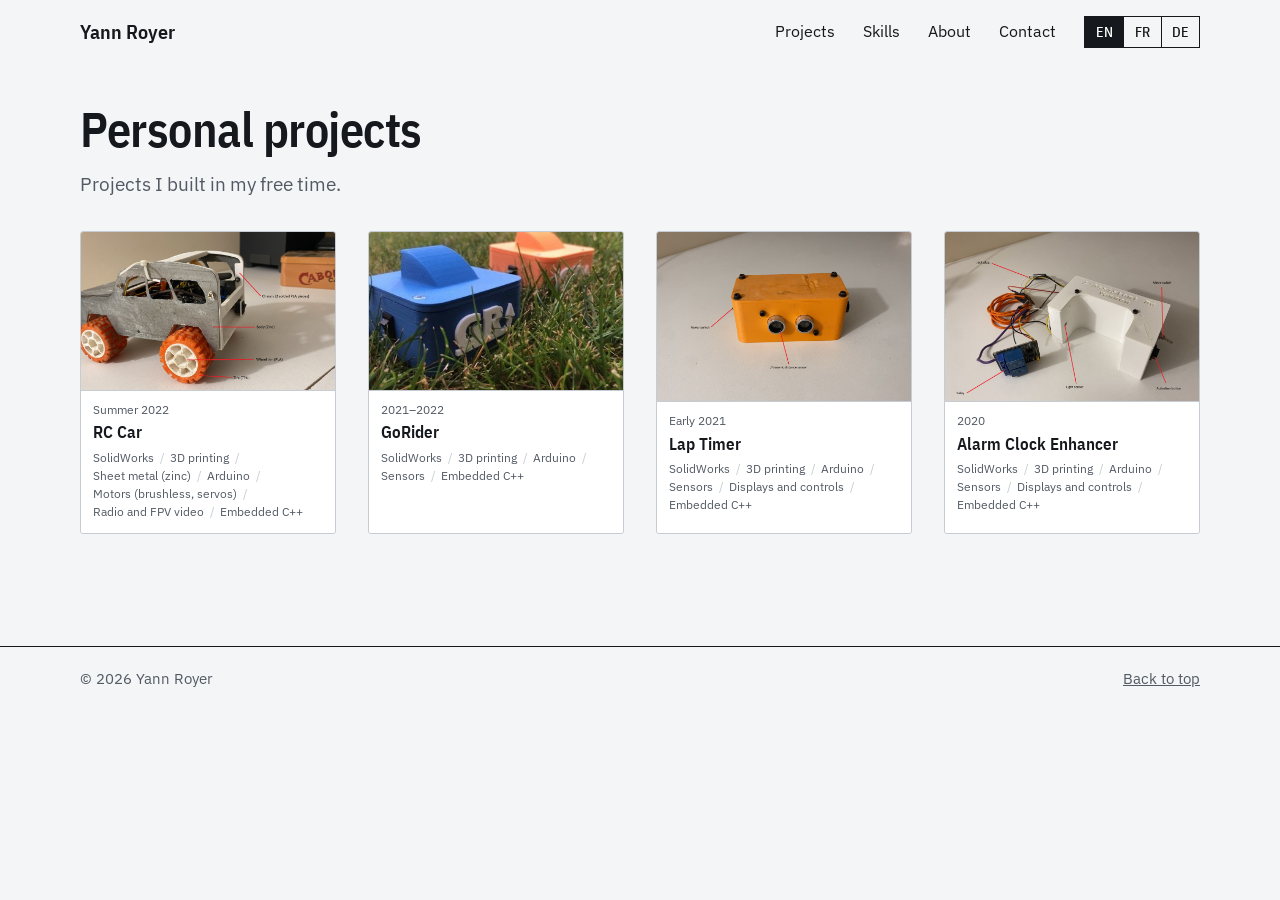
<file: personal.html>
<!DOCTYPE html>
<html lang="en">
  <head>
    <meta charset="UTF-8" />
    <meta name="viewport" content="width=device-width, initial-scale=1" />
    <title>Yann Royer — Personal projects</title>
    <meta
      name="description"
      content="Personal robotics projects by Yann Royer: RC Car, GoRider, Lap Timer and Alarm Clock Enhancer."
    />
    <link rel="preconnect" href="https://fonts.googleapis.com" />
    <link rel="preconnect" href="https://fonts.gstatic.com" crossorigin />
    <link
      href="https://fonts.googleapis.com/css2?family=IBM+Plex+Sans:ital,wght@0,400;0,500;0,600;1,400&family=IBM+Plex+Sans+Condensed:wght@500;600&display=swap"
      rel="stylesheet"
    />
    <link rel="stylesheet" href="css/styles.css?v=43" />
    <link rel="icon" href="data:image/svg+xml,<svg xmlns='http://www.w3.org/2000/svg' viewBox='0 0 100 100'><rect fill='%230f55c6' width='100' height='100' rx='6'/><text x='50' y='64' text-anchor='middle' font-size='46' font-weight='700' font-family='Arial Narrow, Arial, sans-serif' fill='%23ffffff'>YR</text></svg>" />
  </head>
  <body data-title-key="meta.title.personal" data-desc-key="meta.desc.personal">
    <a class="skip-link" href="#contenu" data-i18n="skip">Skip to content</a>

    <div id="haut" class="top-anchor" tabindex="-1"></div>
    <header class="site-header">
      <div class="wrap header-inner">
        <a class="logo" href="index.html">Yann Royer</a>
        <nav id="menu" class="nav" aria-label="Primary">
          <a href="index.html#projets" data-i18n="nav.projects">Projects</a>
          <a href="index.html#competences" data-i18n="nav.skills">Skills</a>
          <a href="index.html#apropos" data-i18n="nav.about">About</a>
          <a href="index.html#contact" data-i18n="nav.contact">Contact</a>
        </nav>
        <div class="header-actions">
          <div class="lang-switch" role="group" aria-label="Language">
            <button type="button" data-lang="en" aria-pressed="true">EN</button>
            <button type="button" data-lang="fr" aria-pressed="false">FR</button>
            <button type="button" data-lang="de" aria-pressed="false">DE</button>
          </div>
          <button class="nav-toggle" type="button" aria-expanded="false" aria-controls="menu">
            <span class="sr-only" data-i18n="menu">Menu</span>
            <span></span>
            <span></span>
          </button>
        </div>
      </div>
    </header>

    <main id="contenu">
      <section class="page-hero page-hero-compact">
        <div class="wrap">
          <h1 data-i18n="split.personal">Personal projects</h1>
          <p class="lead" data-i18n="personal.lead">Projects I built in my free time.</p>
        </div>
      </section>

      <section class="school-grid-section">
        <div class="wrap">
          <div class="mini-grid mini-grid-4" id="personal-projects"></div>
        </div>
      </section>
    </main>

    <footer class="site-footer">
      <div class="wrap footer-inner">
        <p>© <span id="year"></span> Yann Royer</p>
        <a href="#haut" data-i18n="footer.top">Back to top</a>
      </div>
    </footer>

    <script src="js/i18n.js?v=40"></script>
    <script src="js/skills.js?v=13"></script>
    <script src="js/main.js?v=26"></script>
  </body>
</html>
</file>
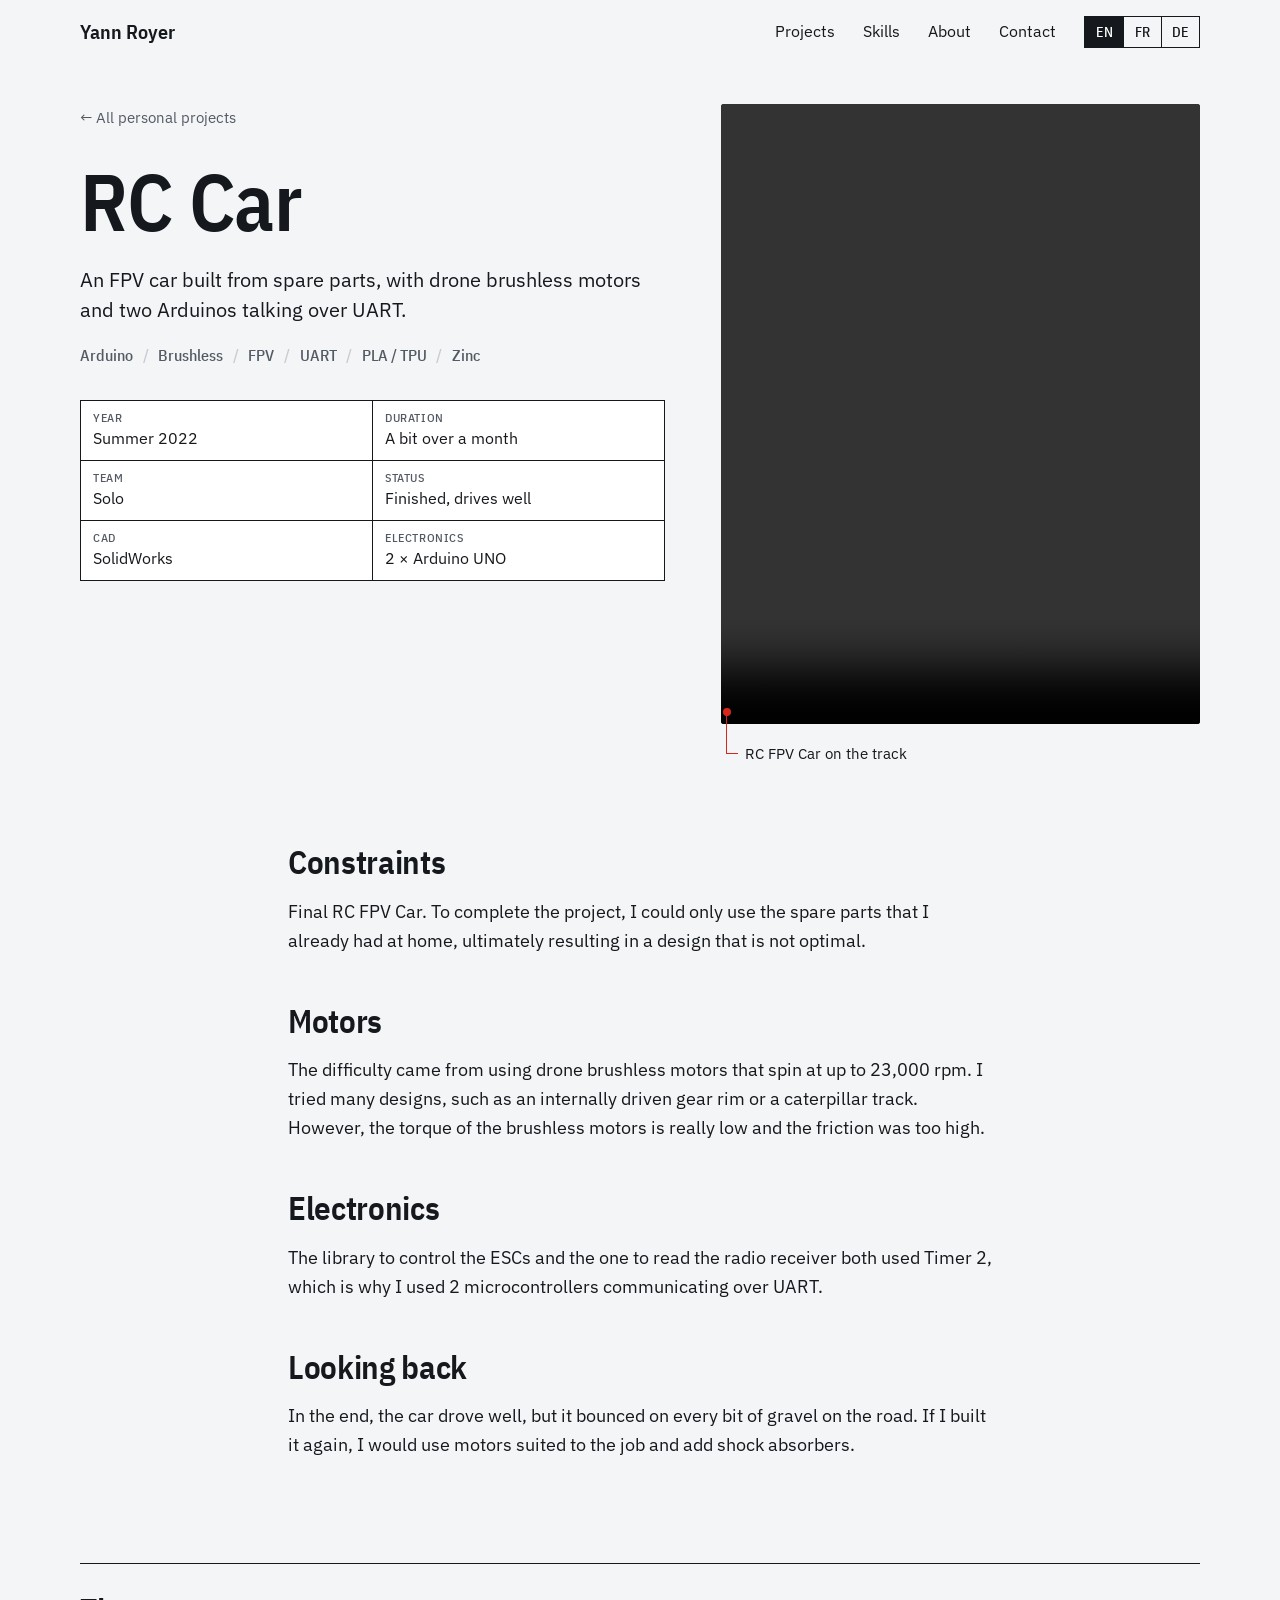
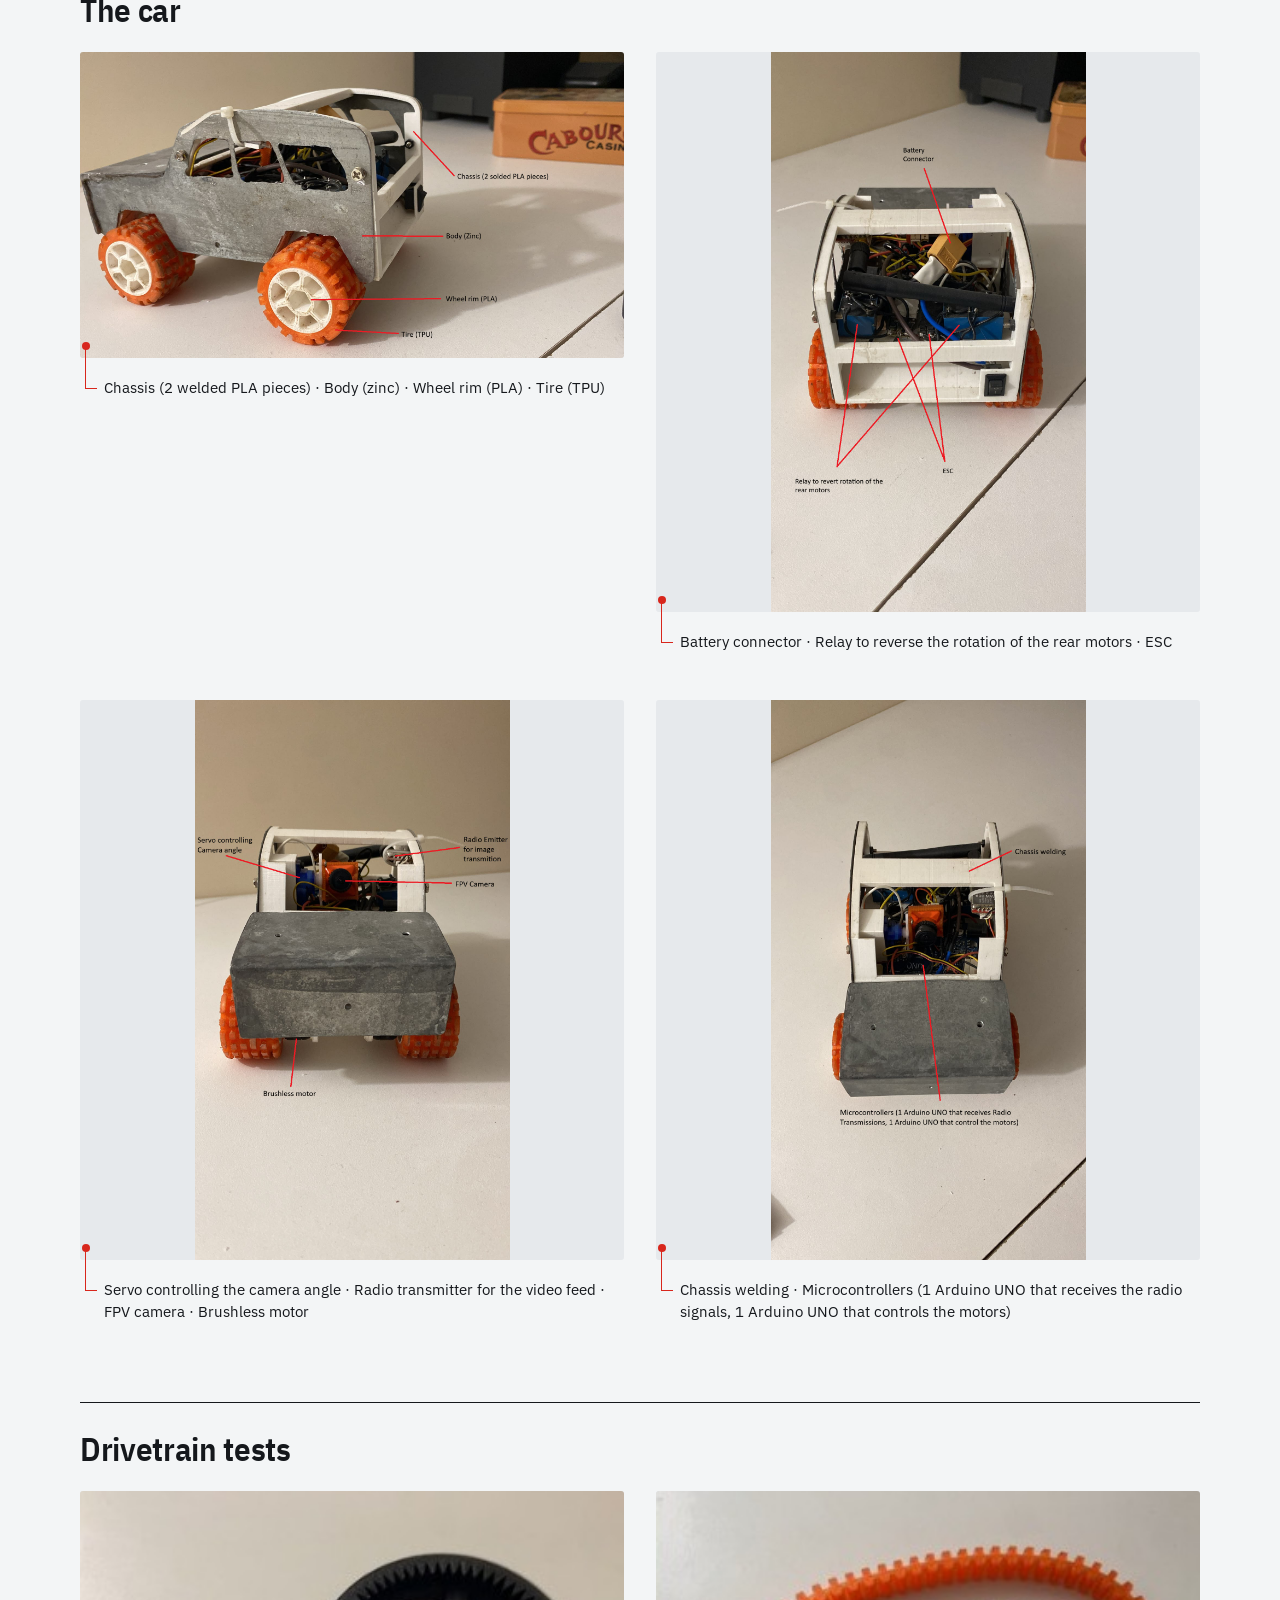
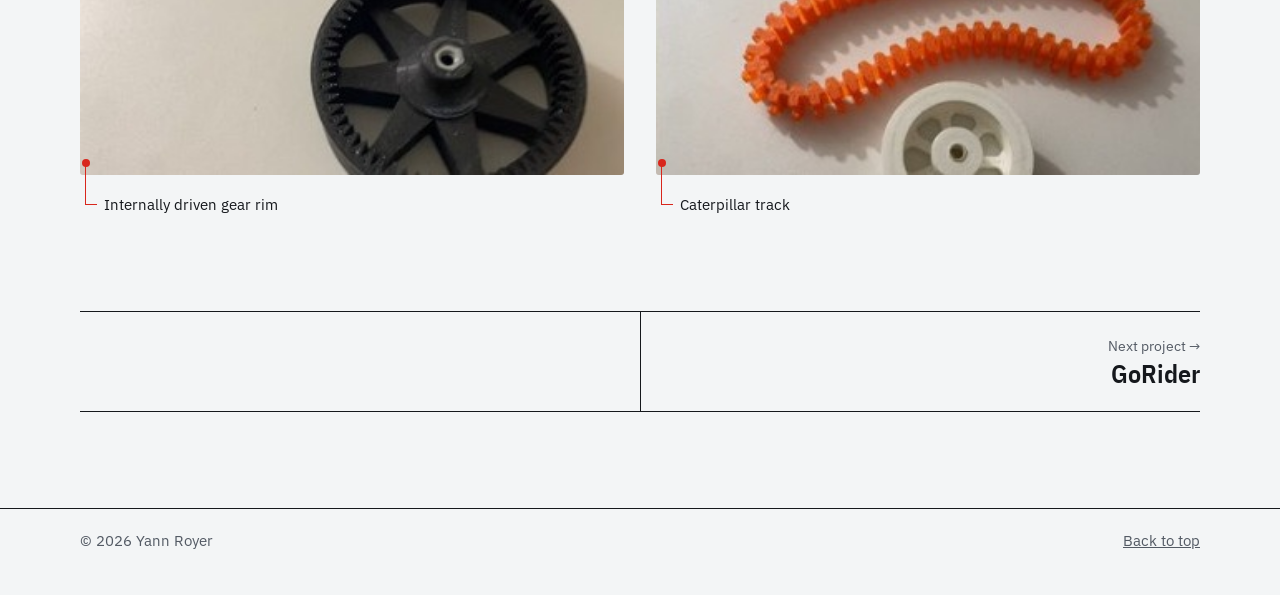
<file: rc-car.html>
<!DOCTYPE html>
<html lang="en">
  <head>
    <meta charset="UTF-8" />
    <meta name="viewport" content="width=device-width, initial-scale=1" />
    <title>Yann Royer — RC Car</title>
    <meta
      name="description"
      content="An FPV car built from spare parts, with drone brushless motors and two Arduinos talking over UART."
    />
    <link rel="preconnect" href="https://fonts.googleapis.com" />
    <link rel="preconnect" href="https://fonts.gstatic.com" crossorigin />
    <link
      href="https://fonts.googleapis.com/css2?family=IBM+Plex+Sans:ital,wght@0,400;0,500;0,600;1,400&family=IBM+Plex+Sans+Condensed:wght@500;600&display=swap"
      rel="stylesheet"
    />
    <link rel="stylesheet" href="css/styles.css?v=43" />
    <link rel="icon" href="data:image/svg+xml,<svg xmlns='http://www.w3.org/2000/svg' viewBox='0 0 100 100'><rect fill='%230f55c6' width='100' height='100' rx='6'/><text x='50' y='64' text-anchor='middle' font-size='46' font-weight='700' font-family='Arial Narrow, Arial, sans-serif' fill='%23ffffff'>YR</text></svg>" />
  </head>
  <body data-title-key="meta.title.rc" data-desc-key="rc.summary">
    <a class="skip-link" href="#contenu" data-i18n="skip">Skip to content</a>

    <div id="haut" class="top-anchor" tabindex="-1"></div>
    <header class="site-header">
      <div class="wrap header-inner">
        <a class="logo" href="index.html">Yann Royer</a>
        <nav id="menu" class="nav" aria-label="Primary">
          <a href="index.html#projets" data-i18n="nav.projects">Projects</a>
          <a href="index.html#competences" data-i18n="nav.skills">Skills</a>
          <a href="index.html#apropos" data-i18n="nav.about">About</a>
          <a href="index.html#contact" data-i18n="nav.contact">Contact</a>
        </nav>
        <div class="header-actions">
          <div class="lang-switch" role="group" aria-label="Language">
            <button type="button" data-lang="en" aria-pressed="true">EN</button>
            <button type="button" data-lang="fr" aria-pressed="false">FR</button>
            <button type="button" data-lang="de" aria-pressed="false">DE</button>
          </div>
          <button class="nav-toggle" type="button" aria-expanded="false" aria-controls="menu">
            <span class="sr-only" data-i18n="menu">Menu</span>
            <span></span>
            <span></span>
          </button>
        </div>
      </div>
    </header>

    <main id="contenu">
      <article class="case">
        <header class="case-hero wrap">
          <div class="case-hero-copy">
            <a class="back-link" href="personal.html" data-i18n="case.back">← All personal projects</a>
            <h1>RC Car</h1>
            <p class="lead" data-i18n="rc.summary">An FPV car built from spare parts, with drone brushless motors and two Arduinos talking over UART.</p>
            <ul class="tag-list" aria-label="Tools">
              <li>Arduino</li>
              <li>Brushless</li>
              <li>FPV</li>
              <li>UART</li>
              <li>PLA / TPU</li>
              <li>Zinc</li>
            </ul>
            <dl class="facts">
              <div>
                <dt data-i18n="fact.year">Year</dt>
                <dd data-i18n="rc.year">Summer 2022</dd>
              </div>
              <div>
                <dt data-i18n="fact.duration">Duration</dt>
                <dd data-i18n="rc.duration">A bit over a month</dd>
              </div>
              <div>
                <dt data-i18n="fact.team">Team</dt>
                <dd data-i18n="fact.solo">Solo</dd>
              </div>
              <div>
                <dt data-i18n="fact.status">Status</dt>
                <dd data-i18n="rc.status">Finished, drives well</dd>
              </div>
              <div>
                <dt data-i18n="fact.cad">CAD</dt>
                <dd>SolidWorks</dd>
              </div>
              <div>
                <dt data-i18n="fact.elec">Electronics</dt>
                <dd>2 × Arduino UNO</dd>
              </div>
            </dl>
          </div>
          <figure class="case-media case-media-video">
            <video controls playsinline preload="metadata">
              <source src="assets/video/rc-car.mp4" type="video/mp4" />
            </video>
            <figcaption data-i18n="rc.video.cap">RC FPV Car on the track</figcaption>
          </figure>
        </header>

        <div class="case-body wrap-narrow">
          <section class="case-section">
            <h2 data-i18n="rc.h.constraints">Constraints</h2>
            <p data-i18n="rc.s1">Final RC FPV Car. To complete the project, I could only use the spare parts that I already had at home, ultimately resulting in a design that is not optimal.</p>
          </section>
          <section class="case-section">
            <h2 data-i18n="rc.h.motors">Motors</h2>
            <p data-i18n="rc.s2">The difficulty came from using drone brushless motors that spin at up to 23,000 rpm. I tried many designs, such as an internally driven gear rim or a caterpillar track. However, the torque of the brushless motors is really low and the friction was too high.</p>
          </section>
          <section class="case-section">
            <h2 data-i18n="rc.h.elec">Electronics</h2>
            <p data-i18n="rc.s3">The library to control the ESCs and the one to read the radio receiver both used Timer 2, which is why I used 2 microcontrollers communicating over UART.</p>
          </section>
          <section class="case-section">
            <h2 data-i18n="rc.h.retro">Looking back</h2>
            <p data-i18n="rc.s4">In the end, the car drove well, but it bounced on every bit of gravel on the road. If I built it again, I would use motors suited to the job and add shock absorbers.</p>
          </section>
        </div>

        <div class="case-photos wrap">
          <section class="photo-group">
            <h2 data-i18n="rc.h.build">The car</h2>
            <div class="photo-grid">
              <figure class="photo">
                <button type="button" class="shot" data-full="assets/img/rc-car/side.jpg" data-caption-key="rc.cap.side" data-caption="Chassis (2 welded PLA pieces) · Body (zinc) · Wheel rim (PLA) · Tire (TPU)" aria-label="RC Car: chassis, zinc body, PLA rim, TPU tire">
                  <img src="assets/img/rc-car/side.jpg" alt="RC Car: chassis, zinc body, PLA rim, TPU tire" loading="lazy" />
                </button>
                <figcaption data-i18n="rc.cap.side">Chassis (2 welded PLA pieces) · Body (zinc) · Wheel rim (PLA) · Tire (TPU)</figcaption>
              </figure>
              <figure class="photo">
                <button type="button" class="shot" data-full="assets/img/rc-car/electronics.jpg" data-caption-key="rc.cap.elec" data-caption="Battery connector · Relay to reverse the rotation of the rear motors · ESC" aria-label="RC Car: battery connector, relays and ESC">
                  <img src="assets/img/rc-car/electronics.jpg" alt="RC Car: battery connector, relays and ESC" loading="lazy" />
                </button>
                <figcaption data-i18n="rc.cap.elec">Battery connector · Relay to reverse the rotation of the rear motors · ESC</figcaption>
              </figure>
              <figure class="photo">
                <button type="button" class="shot" data-full="assets/img/rc-car/front.jpg" data-caption-key="rc.cap.front" data-caption="Servo controlling the camera angle · Radio transmitter for the video feed · FPV camera · Brushless motor" aria-label="RC Car: FPV camera, servo and radio emitter">
                  <img src="assets/img/rc-car/front.jpg" alt="RC Car: FPV camera, servo and radio emitter" loading="lazy" />
                </button>
                <figcaption data-i18n="rc.cap.front">Servo controlling the camera angle · Radio transmitter for the video feed · FPV camera · Brushless motor</figcaption>
              </figure>
              <figure class="photo">
                <button type="button" class="shot" data-full="assets/img/rc-car/top.jpg" data-caption-key="rc.cap.top" data-caption="Chassis welding · Microcontrollers (1 Arduino UNO that receives the radio signals, 1 Arduino UNO that controls the motors)" aria-label="RC Car: two Arduino UNO microcontrollers">
                  <img src="assets/img/rc-car/top.jpg" alt="RC Car: two Arduino UNO microcontrollers" loading="lazy" />
                </button>
                <figcaption data-i18n="rc.cap.top">Chassis welding · Microcontrollers (1 Arduino UNO that receives the radio signals, 1 Arduino UNO that controls the motors)</figcaption>
              </figure>
            </div>
          </section>
          <section class="photo-group">
            <h2 data-i18n="rc.h.tests">Drivetrain tests</h2>
            <div class="photo-grid">
              <figure class="photo">
                <button type="button" class="shot" data-full="assets/img/rc-car/gear.jpg" data-caption-key="rc.cap.gear" data-caption="Internally driven gear rim" aria-label="3D-printed internally driven gear rim">
                  <img src="assets/img/rc-car/gear.jpg" alt="3D-printed internally driven gear rim" loading="lazy" />
                </button>
                <figcaption data-i18n="rc.cap.gear">Internally driven gear rim</figcaption>
              </figure>
              <figure class="photo">
                <button type="button" class="shot" data-full="assets/img/rc-car/caterpillar.jpg" data-caption-key="rc.cap.caterpillar" data-caption="Caterpillar track" aria-label="3D-printed orange caterpillar track and pulley">
                  <img src="assets/img/rc-car/caterpillar.jpg" alt="3D-printed orange caterpillar track and pulley" loading="lazy" />
                </button>
                <figcaption data-i18n="rc.cap.caterpillar">Caterpillar track</figcaption>
              </figure>
            </div>
          </section>
        </div>

        <nav class="case-nav wrap" aria-label="Projects">
          <span></span>
          <a class="case-nav-link is-next" href="gorider.html">
            <span class="case-nav-label" data-i18n="case.next">Next project</span>
            <span class="case-nav-name">GoRider</span>
          </a>
        </nav>
      </article>
    </main>

    <footer class="site-footer">
      <div class="wrap footer-inner">
        <p>© <span id="year"></span> Yann Royer</p>
        <a href="#haut" data-i18n="footer.top">Back to top</a>
      </div>
    </footer>

    <dialog class="lightbox" id="lightbox" aria-label="Photo">
      <button type="button" class="lightbox-close" data-i18n-aria="lightbox.close" aria-label="Close">×</button>
      <img alt="" />
      <p class="lightbox-caption"></p>
    </dialog>

    <script src="js/i18n.js?v=40"></script>
    <script src="js/main.js?v=26"></script>
  </body>
</html>
</file>
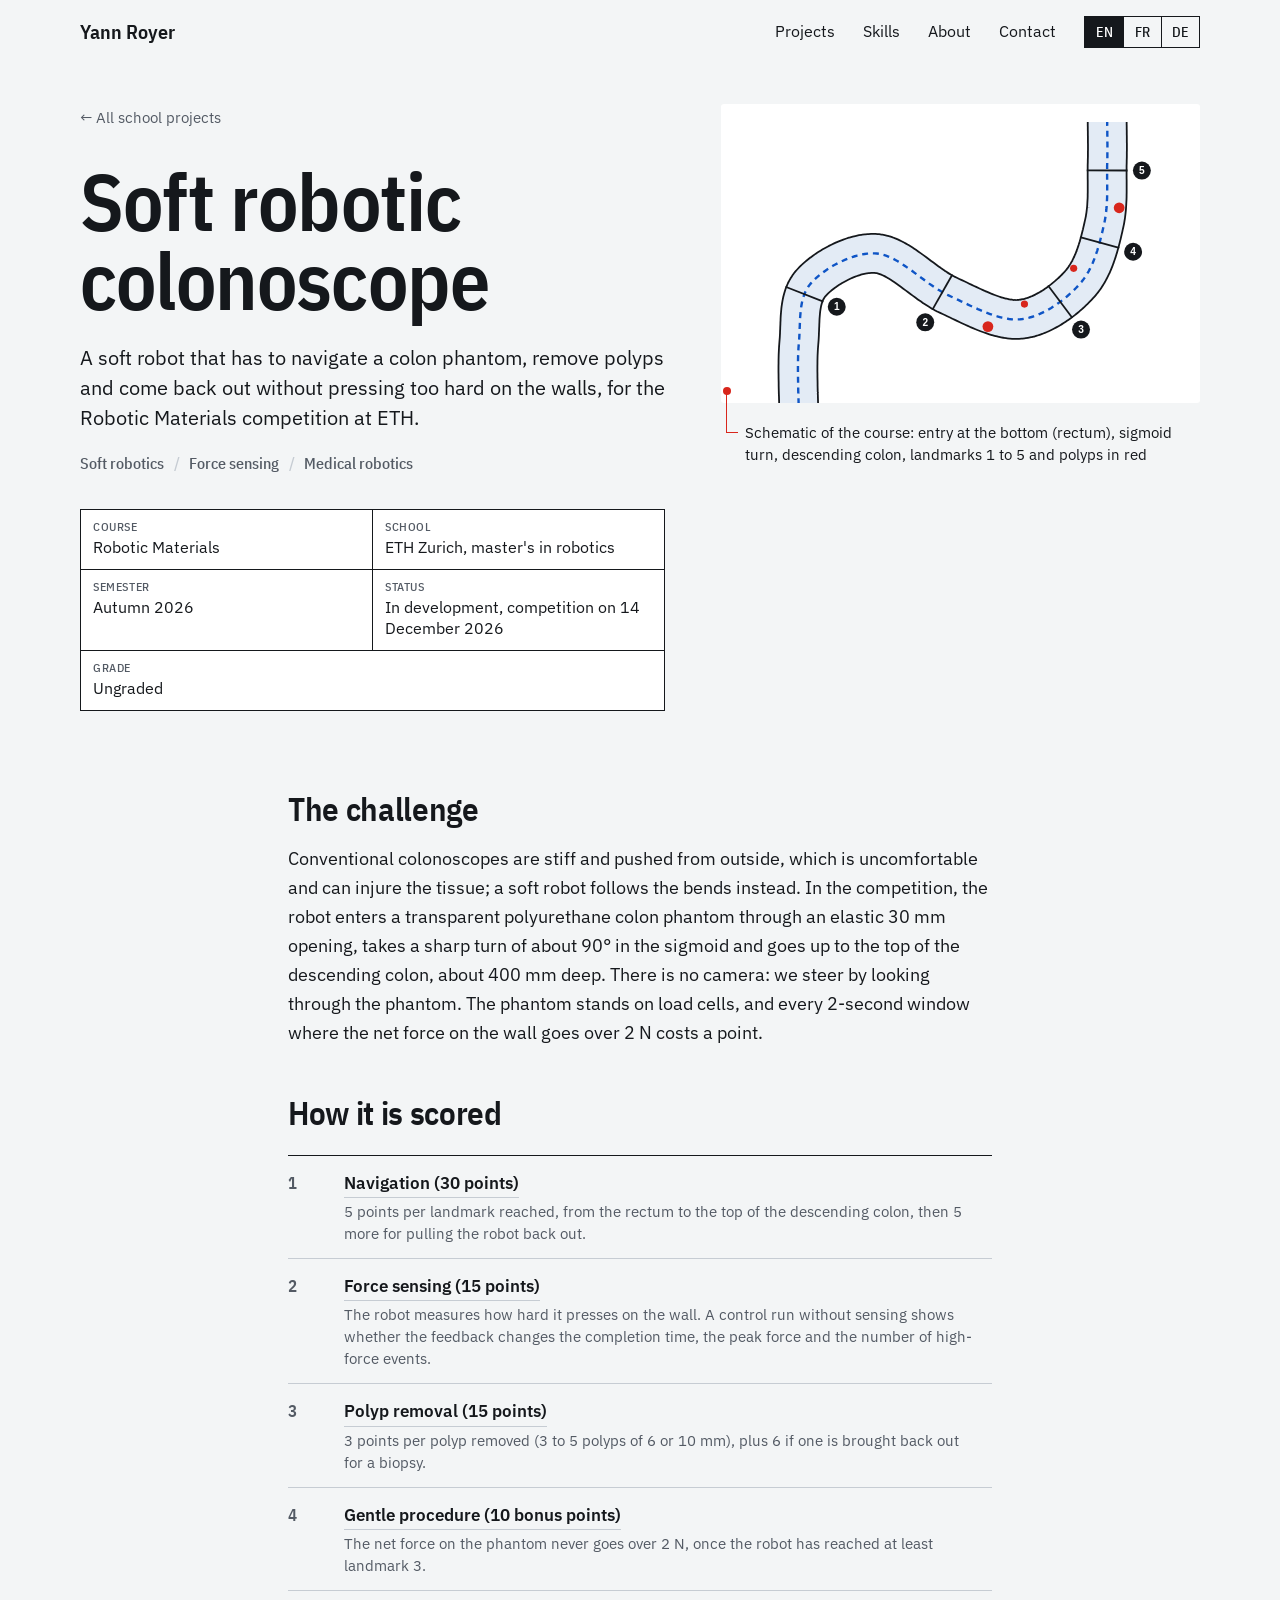
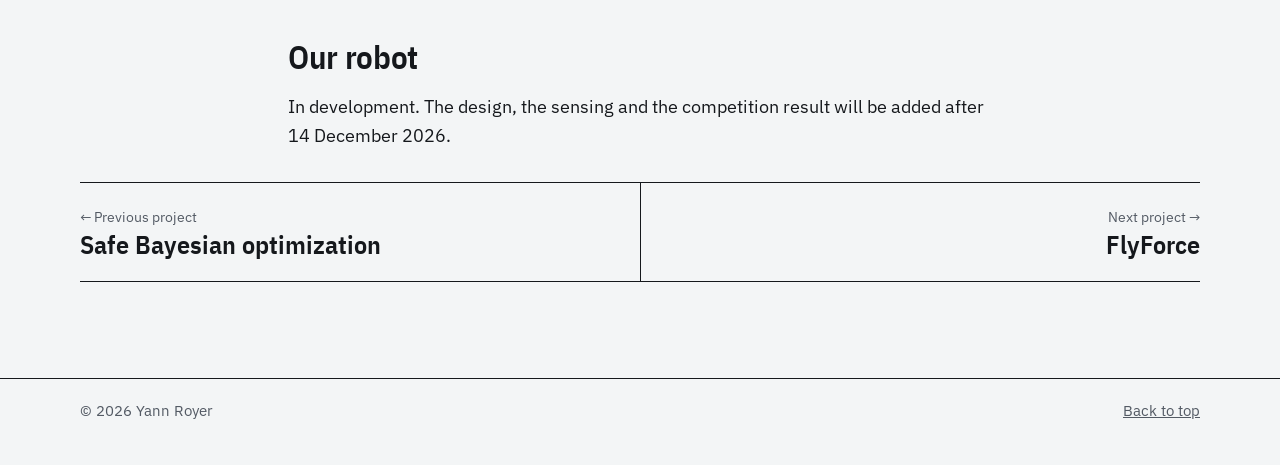
<file: robotic-materials.html>
<!DOCTYPE html>
<html lang="en">
  <head>
    <meta charset="UTF-8" />
    <meta name="viewport" content="width=device-width, initial-scale=1" />
    <title>Yann Royer — Soft robotic colonoscope</title>
    <meta
      name="description"
      content="A soft robot for a colonoscopy competition in the Robotic Materials course at ETH Zurich."
    />
    <link rel="preconnect" href="https://fonts.googleapis.com" />
    <link rel="preconnect" href="https://fonts.gstatic.com" crossorigin />
    <link
      href="https://fonts.googleapis.com/css2?family=IBM+Plex+Sans:ital,wght@0,400;0,500;0,600;1,400&family=IBM+Plex+Sans+Condensed:wght@500;600&display=swap"
      rel="stylesheet"
    />
    <link rel="stylesheet" href="css/styles.css?v=43" />
    <link rel="icon" href="data:image/svg+xml,<svg xmlns='http://www.w3.org/2000/svg' viewBox='0 0 100 100'><rect fill='%230f55c6' width='100' height='100' rx='6'/><text x='50' y='64' text-anchor='middle' font-size='46' font-weight='700' font-family='Arial Narrow, Arial, sans-serif' fill='%23ffffff'>YR</text></svg>" />
  </head>
  <body data-title-key="meta.title.rm" data-desc-key="meta.desc.rm">
    <a class="skip-link" href="#contenu" data-i18n="skip">Skip to content</a>

    <div id="haut" class="top-anchor" tabindex="-1"></div>
    <header class="site-header">
      <div class="wrap header-inner">
        <a class="logo" href="index.html">Yann Royer</a>
        <nav id="menu" class="nav" aria-label="Primary">
          <a href="index.html#projets" data-i18n="nav.projects">Projects</a>
          <a href="index.html#competences" data-i18n="nav.skills">Skills</a>
          <a href="index.html#apropos" data-i18n="nav.about">About</a>
          <a href="index.html#contact" data-i18n="nav.contact">Contact</a>
        </nav>
        <div class="header-actions">
          <div class="lang-switch" role="group" aria-label="Language">
            <button type="button" data-lang="en" aria-pressed="true">EN</button>
            <button type="button" data-lang="fr" aria-pressed="false">FR</button>
            <button type="button" data-lang="de" aria-pressed="false">DE</button>
          </div>
          <button class="nav-toggle" type="button" aria-expanded="false" aria-controls="menu">
            <span class="sr-only" data-i18n="menu">Menu</span>
            <span></span>
            <span></span>
          </button>
        </div>
      </div>
    </header>

    <main id="contenu">
      <article class="case">
        <header class="case-hero wrap">
          <div class="case-hero-copy">
            <a class="back-link" href="school.html" data-i18n="case.back.school">← All school projects</a>
            <h1 data-i18n="rm.title">Soft robotic colonoscope</h1>
            <p class="lead" data-i18n="rm.summary">A soft robot that has to navigate a colon phantom, remove polyps and come back out without pressing too hard on the walls, for the Robotic Materials competition at ETH.</p>
            <ul class="tag-list" aria-label="Tools">
              <li data-i18n="rm.tag.soft">Soft robotics</li>
              <li data-i18n="rm.tag.force">Force sensing</li>
              <li data-i18n="rm.tag.med">Medical robotics</li>
            </ul>
            <dl class="facts">
              <div>
                <dt data-i18n="fact.course">Course</dt>
                <dd>Robotic Materials</dd>
              </div>
              <div>
                <dt data-i18n="fact.school">School</dt>
                <dd data-i18n="school.eth.ma">ETH Zurich, master's in robotics</dd>
              </div>
              <div>
                <dt data-i18n="fact.term">Semester</dt>
                <dd data-i18n="term.a2026">Autumn 2026</dd>
              </div>
              <div>
                <dt data-i18n="fact.status">Status</dt>
                <dd data-i18n="rm.status">In development, competition on 14 December 2026</dd>
              </div>
              <div>
                <dt data-i18n="fact.grade">Grade</dt>
                <dd data-i18n="card.ungraded">Ungraded</dd>
              </div>
            </dl>
          </div>
          <figure class="case-media">
            <img src="assets/img/robotic-materials/course.svg" alt="Schematic of the colon phantom: a winding tube with five numbered landmarks and polyps on the walls" data-i18n-alt="rm.course.alt" />
            <figcaption data-i18n="rm.cap.course">Schematic of the course: entry at the bottom (rectum), sigmoid turn, descending colon, landmarks 1 to 5 and polyps in red</figcaption>
          </figure>
        </header>

        <div class="case-body wrap-narrow">
          <section class="case-section">
            <h2 data-i18n="rm.h.challenge">The challenge</h2>
            <p data-i18n="rm.challenge">Conventional colonoscopes are stiff and pushed from outside, which is uncomfortable and can injure the tissue; a soft robot follows the bends instead. In the competition, the robot enters a transparent polyurethane colon phantom through an elastic 30 mm opening, takes a sharp turn of about 90° in the sigmoid and goes up to the top of the descending colon, about 400 mm deep. There is no camera: we steer by looking through the phantom. The phantom stands on load cells, and every 2-second window where the net force on the wall goes over 2 N costs a point.</p>
          </section>
          <section class="case-section">
            <h2 data-i18n="rm.h.score">How it is scored</h2>
            <ol class="exercise-list">
              <li>
                <span class="exercise-num">1</span>
                <span class="exercise-body">
                  <span class="exercise-name" data-i18n="rm.s1">Navigation (30 points)</span>
                  <span class="exercise-text" data-i18n="rm.s1.d">5 points per landmark reached, from the rectum to the top of the descending colon, then 5 more for pulling the robot back out.</span>
                </span>
              </li>
              <li>
                <span class="exercise-num">2</span>
                <span class="exercise-body">
                  <span class="exercise-name" data-i18n="rm.s2">Force sensing (15 points)</span>
                  <span class="exercise-text" data-i18n="rm.s2.d">The robot measures how hard it presses on the wall. A control run without sensing shows whether the feedback changes the completion time, the peak force and the number of high-force events.</span>
                </span>
              </li>
              <li>
                <span class="exercise-num">3</span>
                <span class="exercise-body">
                  <span class="exercise-name" data-i18n="rm.s3">Polyp removal (15 points)</span>
                  <span class="exercise-text" data-i18n="rm.s3.d">3 points per polyp removed (3 to 5 polyps of 6 or 10 mm), plus 6 if one is brought back out for a biopsy.</span>
                </span>
              </li>
              <li>
                <span class="exercise-num">4</span>
                <span class="exercise-body">
                  <span class="exercise-name" data-i18n="rm.s4">Gentle procedure (10 bonus points)</span>
                  <span class="exercise-text" data-i18n="rm.s4.d">The net force on the phantom never goes over 2 N, once the robot has reached at least landmark 3.</span>
                </span>
              </li>
            </ol>
          </section>
          <section class="case-section">
            <h2 data-i18n="rm.h.ours">Our robot</h2>
            <p data-i18n="rm.ours">In development. The design, the sensing and the competition result will be added after 14 December 2026.</p>
          </section>
        </div>

        <nav class="case-nav wrap" aria-label="Projects" data-case-nav="robotic-materials"></nav>
      </article>
    </main>

    <footer class="site-footer">
      <div class="wrap footer-inner">
        <p>© <span id="year"></span> Yann Royer</p>
        <a href="#haut" data-i18n="footer.top">Back to top</a>
      </div>
    </footer>

    <dialog class="lightbox" id="lightbox" aria-label="Photo">
      <button type="button" class="lightbox-close" data-i18n-aria="lightbox.close" aria-label="Close">×</button>
      <img alt="" />
      <p class="lightbox-caption"></p>
    </dialog>

    <script src="js/i18n.js?v=40"></script>
    <script src="js/skills.js?v=13"></script>
    <script src="js/main.js?v=26"></script>
  </body>
</html>
</file>
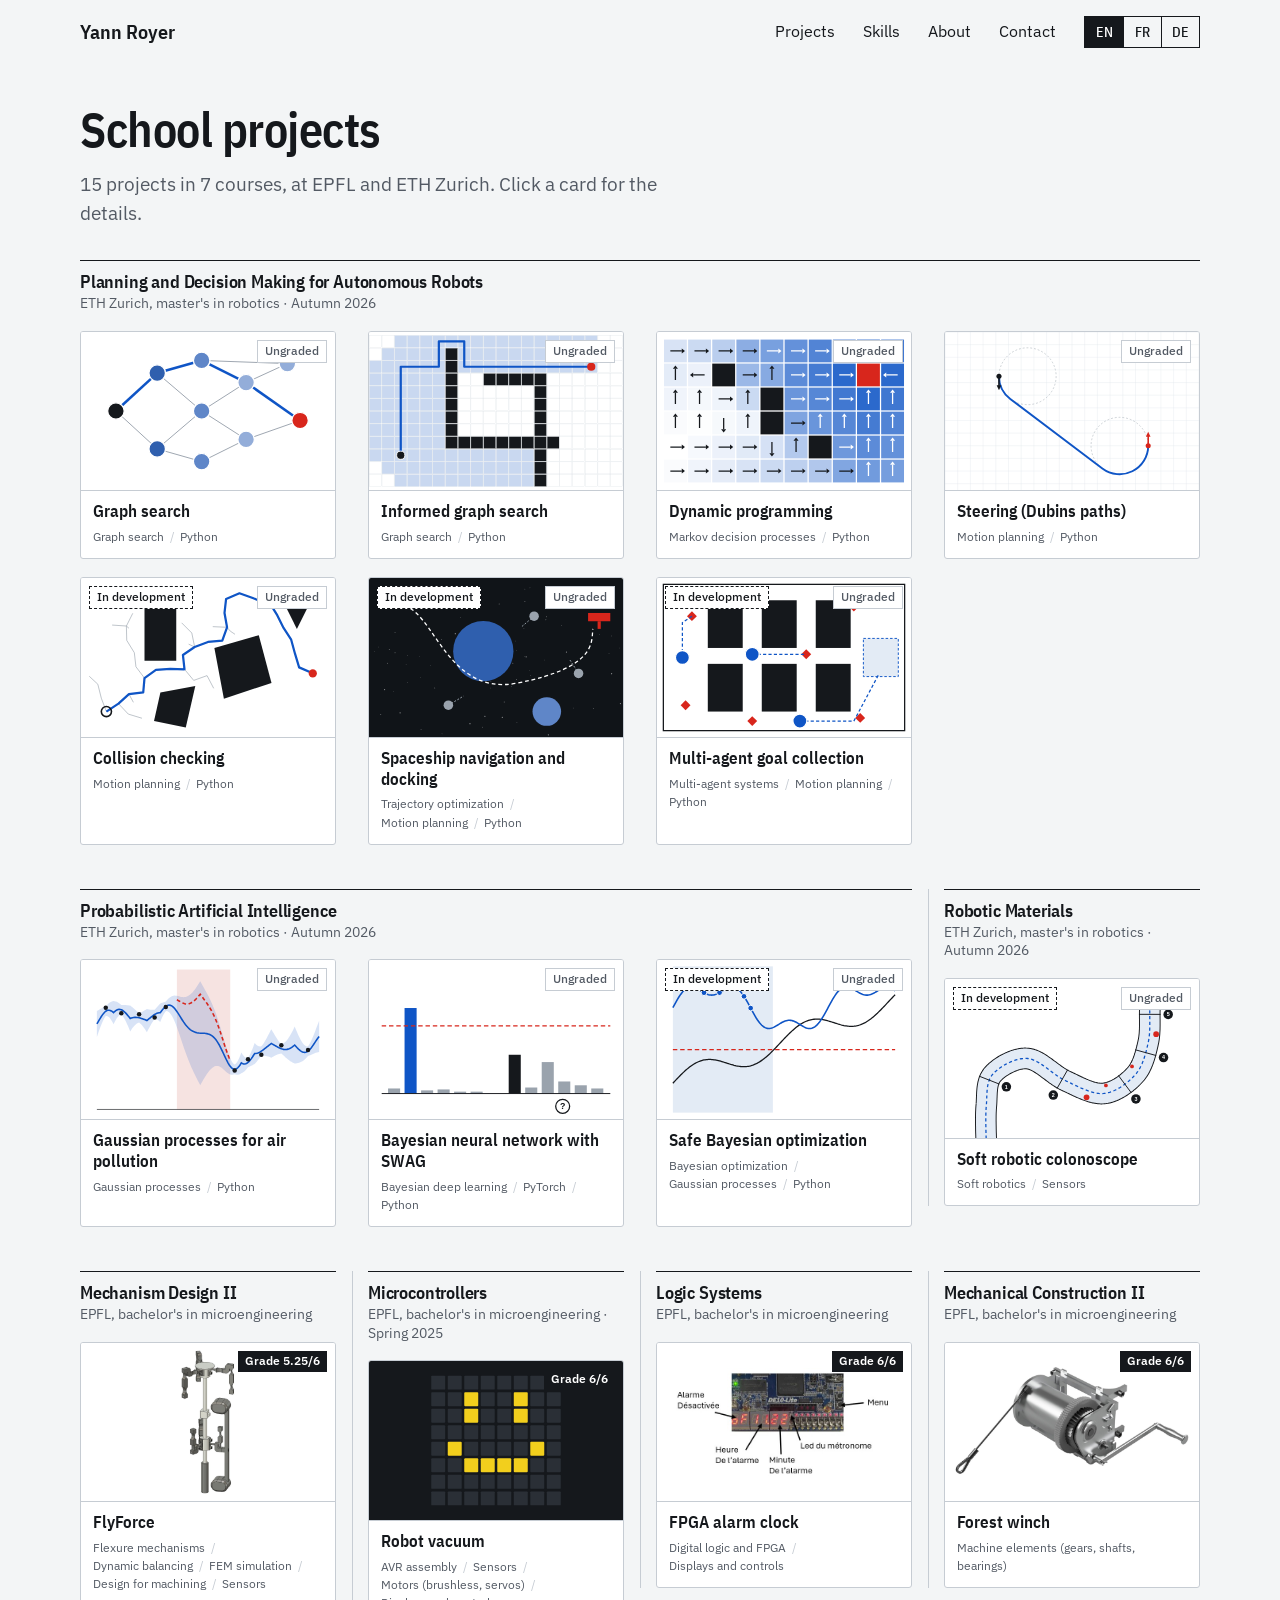
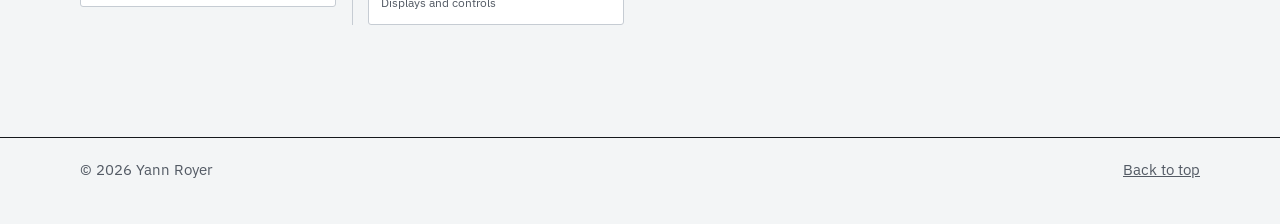
<file: school.html>
<!DOCTYPE html>
<html lang="en">
  <head>
    <meta charset="UTF-8" />
    <meta name="viewport" content="width=device-width, initial-scale=1" />
    <title>Yann Royer — School projects</title>
    <meta
      name="description"
      content="School projects by Yann Royer."
    />
    <link rel="preconnect" href="https://fonts.googleapis.com" />
    <link rel="preconnect" href="https://fonts.gstatic.com" crossorigin />
    <link
      href="https://fonts.googleapis.com/css2?family=IBM+Plex+Sans:ital,wght@0,400;0,500;0,600;1,400&family=IBM+Plex+Sans+Condensed:wght@500;600&display=swap"
      rel="stylesheet"
    />
    <link rel="stylesheet" href="css/styles.css?v=43" />
    <link rel="icon" href="data:image/svg+xml,<svg xmlns='http://www.w3.org/2000/svg' viewBox='0 0 100 100'><rect fill='%230f55c6' width='100' height='100' rx='6'/><text x='50' y='64' text-anchor='middle' font-size='46' font-weight='700' font-family='Arial Narrow, Arial, sans-serif' fill='%23ffffff'>YR</text></svg>" />
  </head>
  <body data-title-key="meta.title.school" data-desc-key="meta.desc.school">
    <a class="skip-link" href="#contenu" data-i18n="skip">Skip to content</a>

    <div id="haut" class="top-anchor" tabindex="-1"></div>
    <header class="site-header">
      <div class="wrap header-inner">
        <a class="logo" href="index.html">Yann Royer</a>
        <nav id="menu" class="nav" aria-label="Primary">
          <a href="index.html#projets" data-i18n="nav.projects">Projects</a>
          <a href="index.html#competences" data-i18n="nav.skills">Skills</a>
          <a href="index.html#apropos" data-i18n="nav.about">About</a>
          <a href="index.html#contact" data-i18n="nav.contact">Contact</a>
        </nav>
        <div class="header-actions">
          <div class="lang-switch" role="group" aria-label="Language">
            <button type="button" data-lang="en" aria-pressed="true">EN</button>
            <button type="button" data-lang="fr" aria-pressed="false">FR</button>
            <button type="button" data-lang="de" aria-pressed="false">DE</button>
          </div>
          <button class="nav-toggle" type="button" aria-expanded="false" aria-controls="menu">
            <span class="sr-only" data-i18n="menu">Menu</span>
            <span></span>
            <span></span>
          </button>
        </div>
      </div>
    </header>

    <main id="contenu">
      <section class="page-hero page-hero-compact">
        <div class="wrap">
          <h1 data-i18n="split.school">School projects</h1>
          <p class="lead" id="school-summary">Projects from my studies at EPFL and ETH Zurich.</p>
        </div>
      </section>

      <section class="school-grid-section">
        <div class="wrap course-grid" id="school-courses"></div>
      </section>
    </main>

    <footer class="site-footer">
      <div class="wrap footer-inner">
        <p>© <span id="year"></span> Yann Royer</p>
        <a href="#haut" data-i18n="footer.top">Back to top</a>
      </div>
    </footer>

    <script src="js/i18n.js?v=40"></script>
    <script src="js/skills.js?v=13"></script>
    <script src="js/main.js?v=26"></script>
  </body>
</html>
</file>
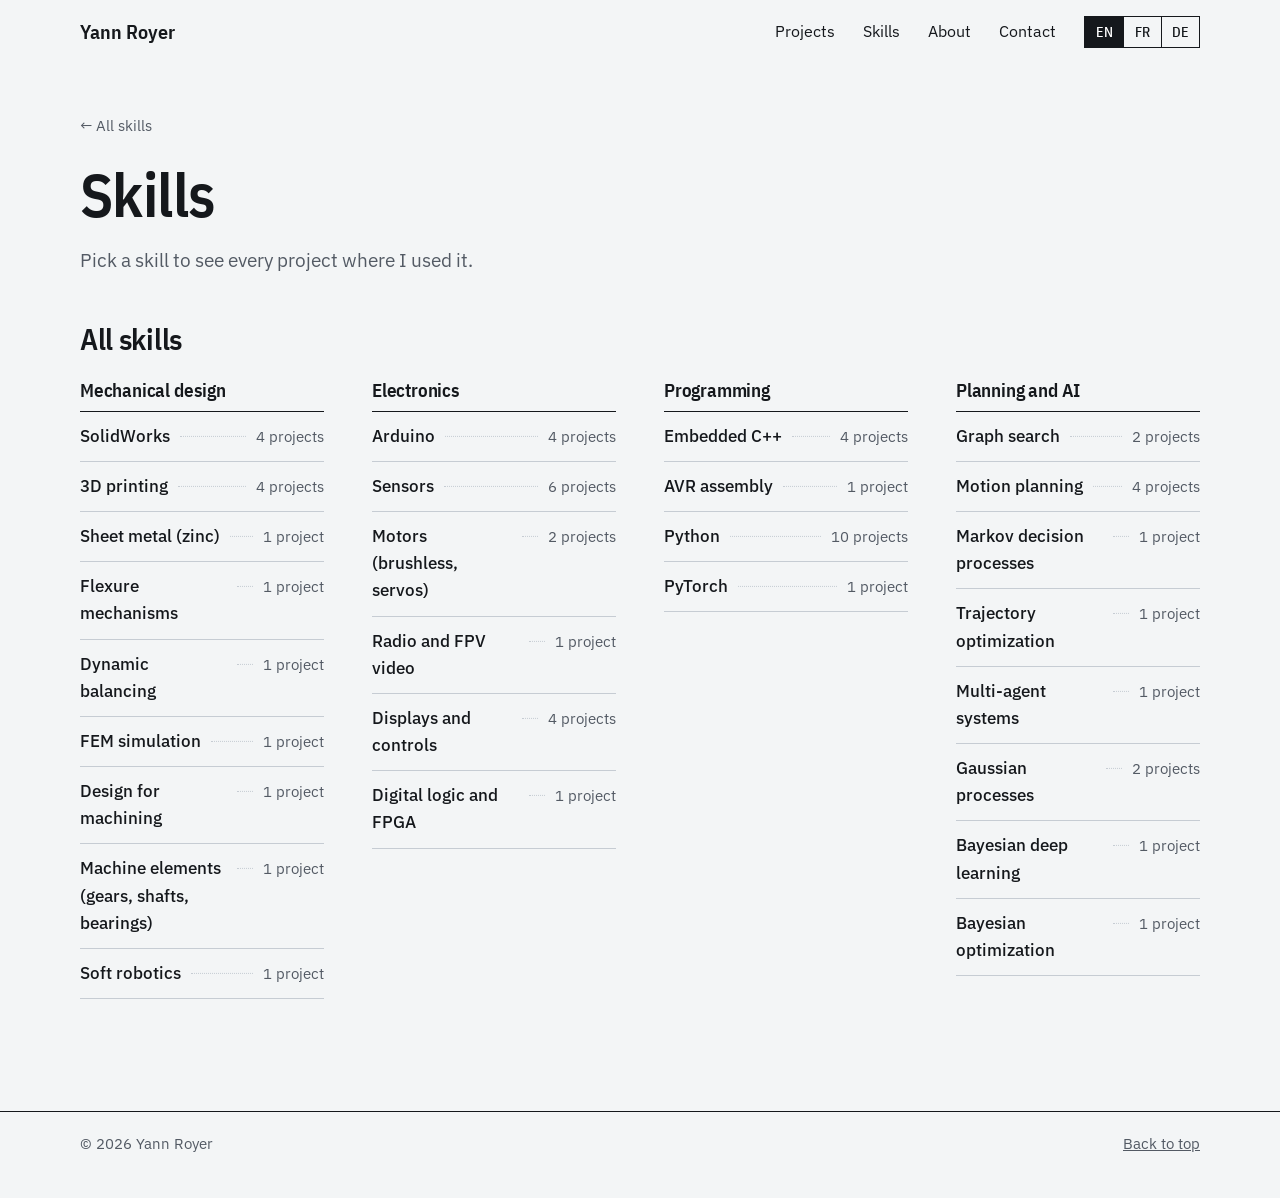
<file: skills.html>
<!DOCTYPE html>
<html lang="en">
  <head>
    <meta charset="UTF-8" />
    <meta name="viewport" content="width=device-width, initial-scale=1" />
    <title>Yann Royer — Skills</title>
    <meta
      name="description"
      content="Yann Royer's skills, each linked to the projects where he used it."
    />
    <link rel="preconnect" href="https://fonts.googleapis.com" />
    <link rel="preconnect" href="https://fonts.gstatic.com" crossorigin />
    <link
      href="https://fonts.googleapis.com/css2?family=IBM+Plex+Sans:ital,wght@0,400;0,500;0,600;1,400&family=IBM+Plex+Sans+Condensed:wght@500;600&display=swap"
      rel="stylesheet"
    />
    <link rel="stylesheet" href="css/styles.css?v=43" />
    <link rel="icon" href="data:image/svg+xml,<svg xmlns='http://www.w3.org/2000/svg' viewBox='0 0 100 100'><rect fill='%230f55c6' width='100' height='100' rx='6'/><text x='50' y='64' text-anchor='middle' font-size='46' font-weight='700' font-family='Arial Narrow, Arial, sans-serif' fill='%23ffffff'>YR</text></svg>" />
  </head>
  <body data-title-key="meta.title.skills" data-desc-key="meta.desc.skills">
    <a class="skip-link" href="#contenu" data-i18n="skip">Skip to content</a>

    <div id="haut" class="top-anchor" tabindex="-1"></div>
    <header class="site-header">
      <div class="wrap header-inner">
        <a class="logo" href="index.html">Yann Royer</a>
        <nav id="menu" class="nav" aria-label="Primary">
          <a href="index.html#projets" data-i18n="nav.projects">Projects</a>
          <a href="index.html#competences" data-i18n="nav.skills">Skills</a>
          <a href="index.html#apropos" data-i18n="nav.about">About</a>
          <a href="index.html#contact" data-i18n="nav.contact">Contact</a>
        </nav>
        <div class="header-actions">
          <div class="lang-switch" role="group" aria-label="Language">
            <button type="button" data-lang="en" aria-pressed="true">EN</button>
            <button type="button" data-lang="fr" aria-pressed="false">FR</button>
            <button type="button" data-lang="de" aria-pressed="false">DE</button>
          </div>
          <button class="nav-toggle" type="button" aria-expanded="false" aria-controls="menu">
            <span class="sr-only" data-i18n="menu">Menu</span>
            <span></span>
            <span></span>
          </button>
        </div>
      </div>
    </header>

    <main id="contenu">
      <div id="skill-page">
        <section class="page-hero skill-hero">
          <div class="wrap">
            <a class="back-link" href="index.html#competences" data-i18n="skills.back">← All skills</a>
            <p class="skill-hero-group" id="skill-group" hidden></p>
            <h1 id="skill-title">Skills</h1>
            <p class="lead" id="skill-lead">Pick a skill to see every project where I used it.</p>
          </div>
        </section>

        <section class="project-grid-section" id="skill-projects-section" hidden>
          <div class="wrap">
            <div class="mini-grid" id="skill-projects"></div>
          </div>
        </section>

        <section class="skills skills-other" aria-labelledby="skill-index-title">
          <div class="wrap">
            <h2 id="skill-index-title">All skills</h2>
            <div class="skill-index" id="skill-index"></div>
          </div>
        </section>
      </div>
    </main>

    <footer class="site-footer">
      <div class="wrap footer-inner">
        <p>© <span id="year"></span> Yann Royer</p>
        <a href="#haut" data-i18n="footer.top">Back to top</a>
      </div>
    </footer>

    <script src="js/i18n.js?v=40"></script>
    <script src="js/skills.js?v=13"></script>
    <script src="js/main.js?v=26"></script>
  </body>
</html>
</file>
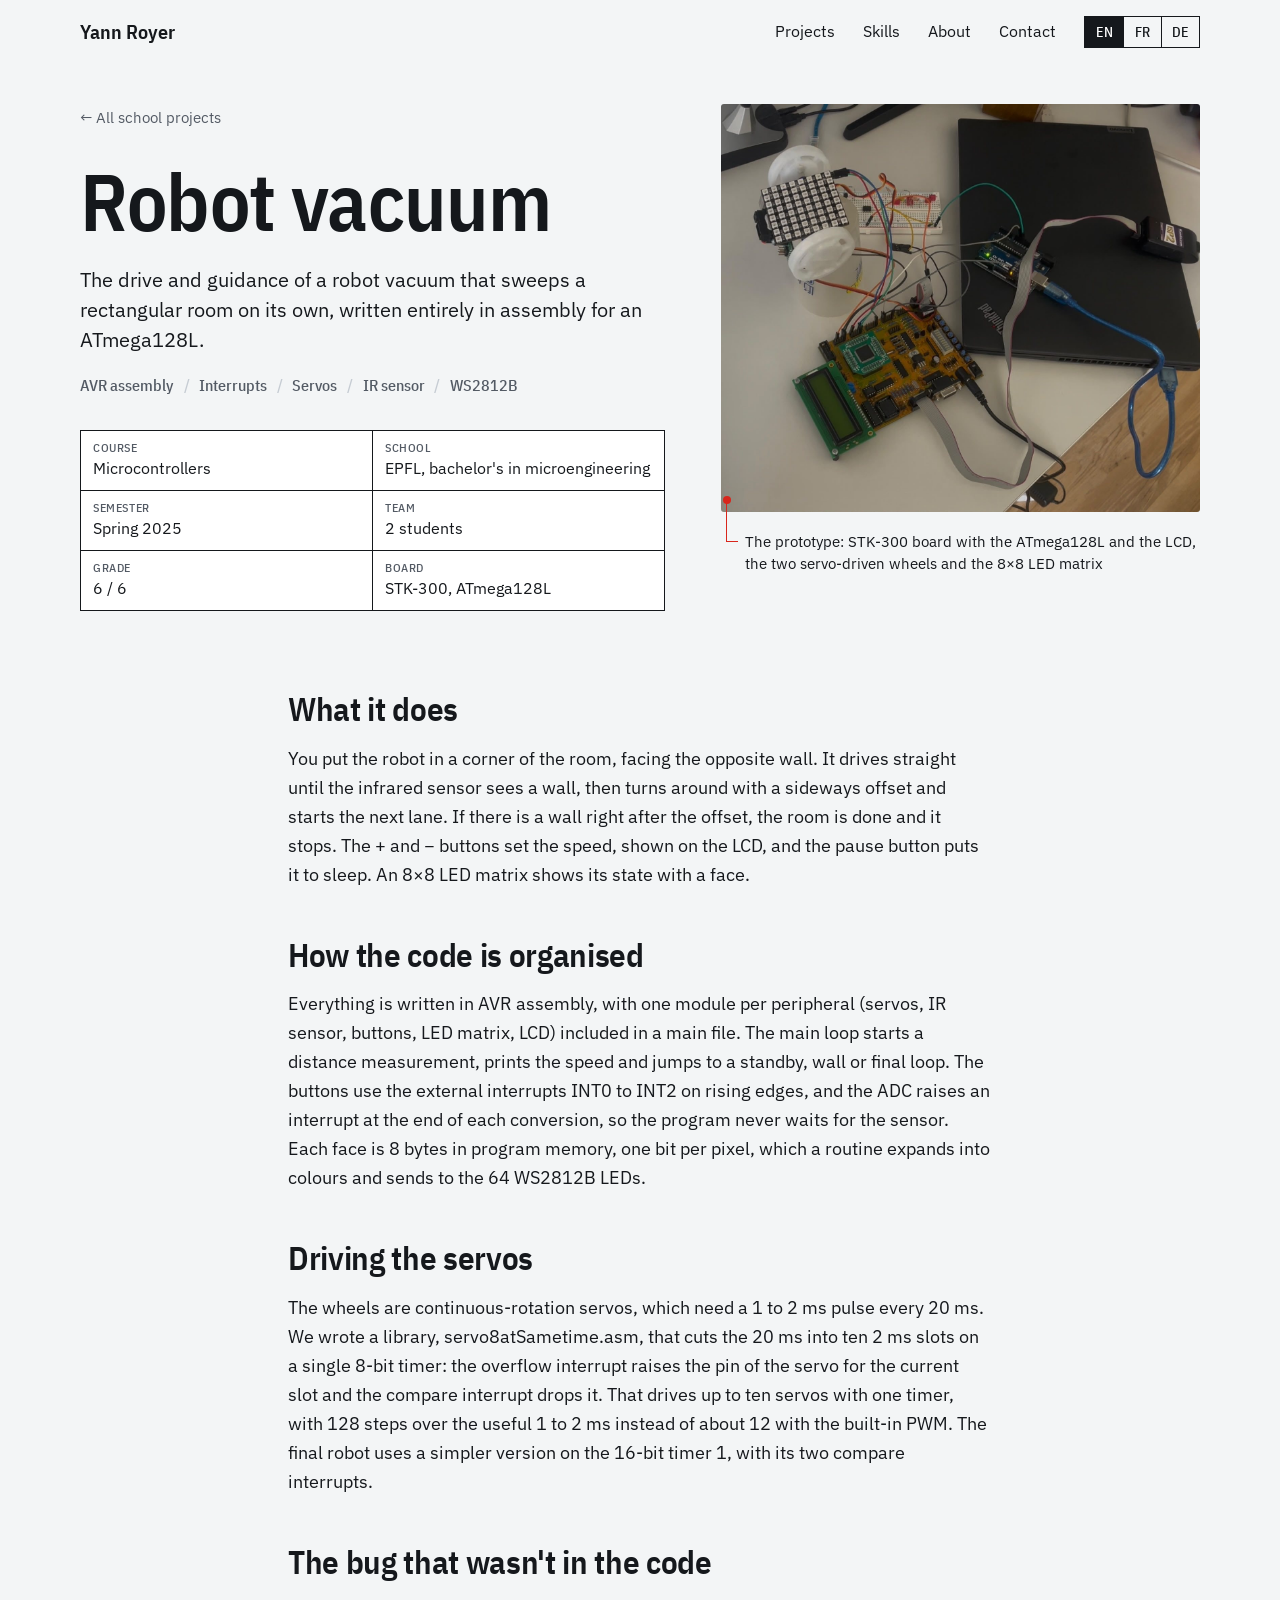
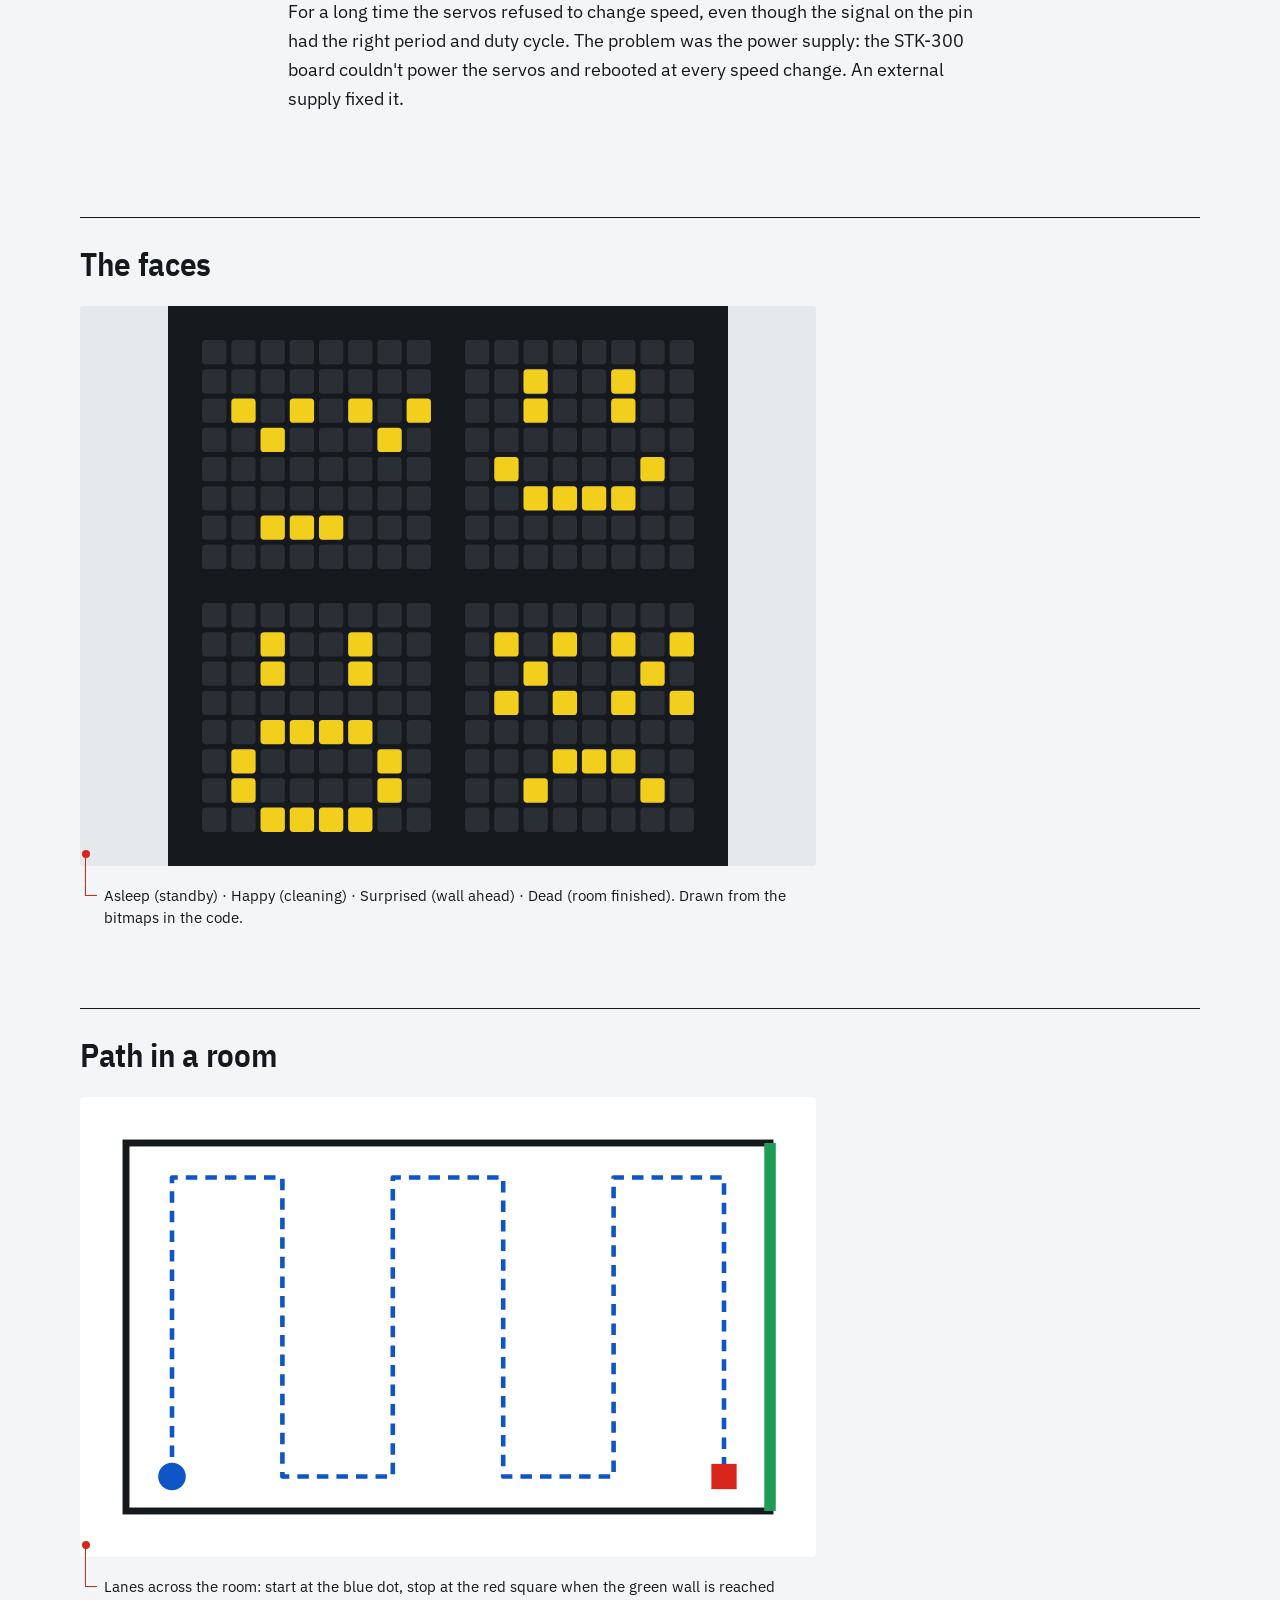
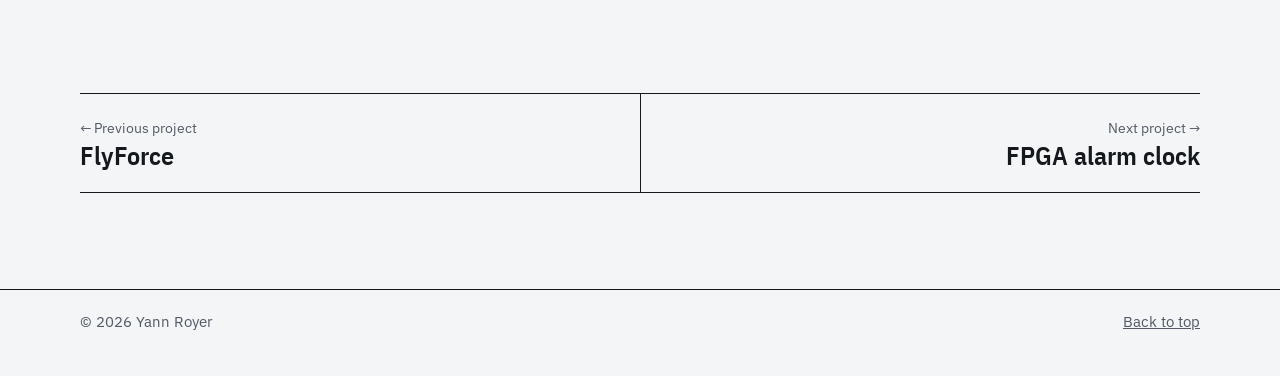
<file: vacuum-robot.html>
<!DOCTYPE html>
<html lang="en">
  <head>
    <meta charset="UTF-8" />
    <meta name="viewport" content="width=device-width, initial-scale=1" />
    <title>Yann Royer — Robot vacuum</title>
    <meta
      name="description"
      content="Drive and guidance of a robot vacuum, written in AVR assembly for the Microcontrollers course at EPFL."
    />
    <link rel="preconnect" href="https://fonts.googleapis.com" />
    <link rel="preconnect" href="https://fonts.gstatic.com" crossorigin />
    <link
      href="https://fonts.googleapis.com/css2?family=IBM+Plex+Sans:ital,wght@0,400;0,500;0,600;1,400&family=IBM+Plex+Sans+Condensed:wght@500;600&display=swap"
      rel="stylesheet"
    />
    <link rel="stylesheet" href="css/styles.css?v=43" />
    <link rel="icon" href="data:image/svg+xml,<svg xmlns='http://www.w3.org/2000/svg' viewBox='0 0 100 100'><rect fill='%230f55c6' width='100' height='100' rx='6'/><text x='50' y='64' text-anchor='middle' font-size='46' font-weight='700' font-family='Arial Narrow, Arial, sans-serif' fill='%23ffffff'>YR</text></svg>" />
  </head>
  <body data-title-key="meta.title.vac" data-desc-key="meta.desc.vac">
    <a class="skip-link" href="#contenu" data-i18n="skip">Skip to content</a>

    <div id="haut" class="top-anchor" tabindex="-1"></div>
    <header class="site-header">
      <div class="wrap header-inner">
        <a class="logo" href="index.html">Yann Royer</a>
        <nav id="menu" class="nav" aria-label="Primary">
          <a href="index.html#projets" data-i18n="nav.projects">Projects</a>
          <a href="index.html#competences" data-i18n="nav.skills">Skills</a>
          <a href="index.html#apropos" data-i18n="nav.about">About</a>
          <a href="index.html#contact" data-i18n="nav.contact">Contact</a>
        </nav>
        <div class="header-actions">
          <div class="lang-switch" role="group" aria-label="Language">
            <button type="button" data-lang="en" aria-pressed="true">EN</button>
            <button type="button" data-lang="fr" aria-pressed="false">FR</button>
            <button type="button" data-lang="de" aria-pressed="false">DE</button>
          </div>
          <button class="nav-toggle" type="button" aria-expanded="false" aria-controls="menu">
            <span class="sr-only" data-i18n="menu">Menu</span>
            <span></span>
            <span></span>
          </button>
        </div>
      </div>
    </header>

    <main id="contenu">
      <article class="case">
        <header class="case-hero wrap">
          <div class="case-hero-copy">
            <a class="back-link" href="school.html" data-i18n="case.back.school">← All school projects</a>
            <h1 data-i18n="vac.title">Robot vacuum</h1>
            <p class="lead" data-i18n="vac.summary">The drive and guidance of a robot vacuum that sweeps a rectangular room on its own, written entirely in assembly for an ATmega128L.</p>
            <ul class="tag-list" aria-label="Tools">
              <li data-i18n="vac.tag.asm">AVR assembly</li>
              <li data-i18n="vac.tag.irq">Interrupts</li>
              <li data-i18n="vac.tag.servo">Servos</li>
              <li data-i18n="vac.tag.ir">IR sensor</li>
              <li>WS2812B</li>
            </ul>
            <dl class="facts">
              <div>
                <dt data-i18n="fact.course">Course</dt>
                <dd data-i18n="course.mcu">Microcontrollers</dd>
              </div>
              <div>
                <dt data-i18n="fact.school">School</dt>
                <dd data-i18n="school.epfl.ba">EPFL, bachelor's in microengineering</dd>
              </div>
              <div>
                <dt data-i18n="fact.term">Semester</dt>
                <dd data-i18n="term.s2025">Spring 2025</dd>
              </div>
              <div>
                <dt data-i18n="fact.team">Team</dt>
                <dd data-i18n="vac.team">2 students</dd>
              </div>
              <div>
                <dt data-i18n="fact.grade">Grade</dt>
                <dd>6 / 6</dd>
              </div>
              <div>
                <dt data-i18n="fact.board">Board</dt>
                <dd>STK-300, ATmega128L</dd>
              </div>
            </dl>
          </div>
          <figure class="case-media">
            <img src="assets/img/vacuum/prototype.jpg" alt="The robot prototype on a desk, wired to the STK-300 board" data-i18n-alt="vac.photo.alt" width="1417" height="1206" />
            <figcaption data-i18n="vac.cap.photo">The prototype: STK-300 board with the ATmega128L and the LCD, the two servo-driven wheels and the 8×8 LED matrix</figcaption>
          </figure>
        </header>

        <div class="case-body wrap-narrow">
          <section class="case-section">
            <h2 data-i18n="vac.h.what">What it does</h2>
            <p data-i18n="vac.what">You put the robot in a corner of the room, facing the opposite wall. It drives straight until the infrared sensor sees a wall, then turns around with a sideways offset and starts the next lane. If there is a wall right after the offset, the room is done and it stops. The + and − buttons set the speed, shown on the LCD, and the pause button puts it to sleep. An 8×8 LED matrix shows its state with a face.</p>
          </section>
          <section class="case-section">
            <h2 data-i18n="vac.h.code">How the code is organised</h2>
            <p data-i18n="vac.code">Everything is written in AVR assembly, with one module per peripheral (servos, IR sensor, buttons, LED matrix, LCD) included in a main file. The main loop starts a distance measurement, prints the speed and jumps to a standby, wall or final loop. The buttons use the external interrupts INT0 to INT2 on rising edges, and the ADC raises an interrupt at the end of each conversion, so the program never waits for the sensor. Each face is 8 bytes in program memory, one bit per pixel, which a routine expands into colours and sends to the 64 WS2812B LEDs.</p>
          </section>
          <section class="case-section">
            <h2 data-i18n="vac.h.servo">Driving the servos</h2>
            <p data-i18n="vac.servo">The wheels are continuous-rotation servos, which need a 1 to 2 ms pulse every 20 ms. We wrote a library, servo8atSametime.asm, that cuts the 20 ms into ten 2 ms slots on a single 8-bit timer: the overflow interrupt raises the pin of the servo for the current slot and the compare interrupt drops it. That drives up to ten servos with one timer, with 128 steps over the useful 1 to 2 ms instead of about 12 with the built-in PWM. The final robot uses a simpler version on the 16-bit timer 1, with its two compare interrupts.</p>
          </section>
          <section class="case-section">
            <h2 data-i18n="vac.h.bug">The bug that wasn't in the code</h2>
            <p data-i18n="vac.bug">For a long time the servos refused to change speed, even though the signal on the pin had the right period and duty cycle. The problem was the power supply: the STK-300 board couldn't power the servos and rebooted at every speed change. An external supply fixed it.</p>
          </section>
        </div>

        <div class="case-photos wrap">
          <section class="photo-group">
            <h2 data-i18n="vac.h.faces">The faces</h2>
            <div class="photo-grid photo-grid-single">
              <figure class="photo">
                <button type="button" class="shot" data-full="assets/img/vacuum/faces.svg" data-caption-key="vac.cap.faces" data-caption="Asleep (standby) · Happy (cleaning) · Surprised (wall ahead) · Dead (room finished). Drawn from the bitmaps in the code." aria-label="Enlarge the four faces of the LED matrix">
                  <img src="assets/img/vacuum/faces.svg" alt="The four faces shown on the 8×8 LED matrix: asleep, happy, surprised and dead" data-i18n-alt="vac.faces.alt" loading="lazy" />
                </button>
                <figcaption data-i18n="vac.cap.faces">Asleep (standby) · Happy (cleaning) · Surprised (wall ahead) · Dead (room finished). Drawn from the bitmaps in the code.</figcaption>
              </figure>
            </div>
          </section>
          <section class="photo-group">
            <h2 data-i18n="vac.h.path">Path in a room</h2>
            <div class="photo-grid photo-grid-single">
              <figure class="photo">
                <button type="button" class="shot" data-full="assets/img/vacuum/path.svg" data-caption-key="vac.cap.path" data-caption="Lanes across the room: start at the blue dot, stop at the red square when the green wall is reached" aria-label="Enlarge the diagram of the robot's path">
                  <img src="assets/img/vacuum/path.svg" alt="Diagram of the robot sweeping a rectangular room in parallel lanes" data-i18n-alt="vac.path.alt" loading="lazy" />
                </button>
                <figcaption data-i18n="vac.cap.path">Lanes across the room: start at the blue dot, stop at the red square when the green wall is reached</figcaption>
              </figure>
            </div>
          </section>
        </div>

        <nav class="case-nav wrap" aria-label="Projects" data-case-nav="vacuum-robot"></nav>
      </article>
    </main>

    <footer class="site-footer">
      <div class="wrap footer-inner">
        <p>© <span id="year"></span> Yann Royer</p>
        <a href="#haut" data-i18n="footer.top">Back to top</a>
      </div>
    </footer>

    <dialog class="lightbox" id="lightbox" aria-label="Photo">
      <button type="button" class="lightbox-close" data-i18n-aria="lightbox.close" aria-label="Close">×</button>
      <img alt="" />
      <p class="lightbox-caption"></p>
    </dialog>

    <script src="js/i18n.js?v=40"></script>
    <script src="js/skills.js?v=13"></script>
    <script src="js/main.js?v=26"></script>
  </body>
</html>
</file>
<file: css/styles.css>
/*
  Direction: a technical drawing sheet.
  - Cool white sheet, black linework, the blue of the PLA prints as the one colour.
  - Red is reserved for leader lines: every caption points at its photo the same way
    the annotations drawn on the photos do.
  - Project facts are set as a drawing title block.
*/

:root {
  --sheet: #f3f5f6;
  --sheet-alt: #e6e9ec;
  --paper: #ffffff;
  --ink: #15181c;
  --muted: #535a64;
  --line: #c6ccd3;
  --blue: #0f55c6;
  --blue-deep: #0b3f96;
  --leader: #d8261c;
  --radius: 3px;
  --wrap: 1120px;
  --header: 64px;
  --sans: "IBM Plex Sans", system-ui, sans-serif;
  --narrow: "IBM Plex Sans Condensed", "Arial Narrow", system-ui, sans-serif;
}

*,
*::before,
*::after {
  box-sizing: border-box;
}

html {
  scroll-behavior: smooth;
  scroll-padding-top: 80px;
}

body {
  margin: 0;
  padding-top: var(--header);
  font-family: var(--sans);
  font-size: 1.0625rem;
  color: var(--ink);
  background: var(--sheet);
  line-height: 1.6;
}

img {
  max-width: 100%;
  height: auto;
  display: block;
}

a {
  color: inherit;
}

h1,
h2,
h3 {
  font-family: var(--narrow);
  font-weight: 600;
  letter-spacing: -0.01em;
  line-height: 1.08;
  margin: 0 0 0.5em;
}

p {
  margin: 0 0 1em;
}

p:last-child {
  margin-bottom: 0;
}

.wrap {
  width: min(var(--wrap), calc(100% - 40px));
  margin-inline: auto;
}

.sr-only {
  position: absolute;
  width: 1px;
  height: 1px;
  padding: 0;
  margin: -1px;
  overflow: hidden;
  clip: rect(0, 0, 0, 0);
  border: 0;
}

.top-anchor {
  position: absolute;
  top: 0;
  left: 0;
  width: 1px;
  height: 1px;
  overflow: hidden;
}

.skip-link {
  position: absolute;
  left: 16px;
  top: -48px;
  background: var(--ink);
  color: var(--paper);
  padding: 8px 12px;
  z-index: 80;
}

.skip-link:focus {
  top: 12px;
}

.lead {
  font-size: 1.2rem;
  line-height: 1.5;
  color: var(--muted);
  max-width: 38rem;
}

/* ---------- Buttons ---------- */

.btn {
  display: inline-flex;
  align-items: center;
  justify-content: center;
  min-height: 46px;
  padding: 0 20px;
  border-radius: var(--radius);
  text-decoration: none;
  font-weight: 500;
  font-size: 1rem;
  border: 1.5px solid var(--ink);
  transition: background 0.15s ease, color 0.15s ease, border-color 0.15s ease;
}

.btn-primary {
  background: var(--blue);
  border-color: var(--blue);
  color: var(--paper);
}

.btn-primary:hover {
  background: var(--blue-deep);
  border-color: var(--blue-deep);
}

.btn-primary:active {
  background: var(--ink);
  border-color: var(--ink);
}

.btn-ghost {
  background: transparent;
}

.btn-ghost:hover {
  background: var(--ink);
  color: var(--paper);
}

/* ---------- Header ---------- */

.site-header {
  position: fixed;
  top: 0;
  left: 0;
  right: 0;
  z-index: 40;
  height: var(--header);
  background: var(--sheet);
  border-bottom: 1px solid transparent;
  transform: translate3d(0, 0, 0);
  transition: transform 0.3s ease, border-color 0.2s ease;
}

.site-header.is-scrolled {
  border-bottom-color: var(--ink);
}

.site-header.is-hidden {
  transform: translate3d(0, -100%, 0);
  pointer-events: none;
}

@media (prefers-reduced-motion: reduce) {
  .site-header {
    transition: none;
  }
}

.header-inner {
  height: var(--header);
  display: flex;
  align-items: center;
  gap: 28px;
}

.logo {
  font-family: var(--narrow);
  font-weight: 600;
  font-size: 1.25rem;
  text-decoration: none;
  margin-right: auto;
}

.header-actions {
  display: flex;
  align-items: center;
  gap: 8px;
}

.lang-switch {
  display: flex;
  gap: 0;
  border: 1px solid var(--ink);
}

.lang-switch button {
  min-width: 38px;
  height: 30px;
  border: 0;
  border-radius: 0;
  background: transparent;
  font-family: var(--narrow);
  font-weight: 500;
  font-size: 0.85rem;
  color: var(--ink);
  cursor: pointer;
}

.lang-switch button + button {
  border-left: 1px solid var(--ink);
}

.lang-switch button:hover {
  background: var(--sheet-alt);
}

.lang-switch button[aria-pressed="true"] {
  background: var(--ink);
  color: var(--paper);
}

.nav {
  display: flex;
  gap: 28px;
}

.nav a {
  text-decoration: none;
  font-size: 1rem;
  padding: 4px 0;
  border-bottom: 1.5px solid transparent;
}

.nav a:hover,
.nav a:focus-visible {
  border-bottom-color: var(--leader);
}

.nav-toggle {
  display: none;
  width: 44px;
  height: 44px;
  border: 0;
  background: transparent;
  padding: 0;
  cursor: pointer;
}

.nav-toggle span {
  display: block;
  width: 22px;
  height: 2px;
  margin: 6px auto;
  background: var(--ink);
}

/* ---------- Leader-line captions ----------
   A caption hangs off its photo with a red leader: a dot on the picture,
   a line down, a short shoulder to the text. */

.hero-portrait figcaption,
.case-media figcaption,
.photo figcaption,
.project-card-body {
  position: relative;
  margin-top: 18px;
  padding-left: 24px;
}

.hero-portrait figcaption::before,
.case-media figcaption::before,
.photo figcaption::before,
.project-card-body::before {
  content: "";
  position: absolute;
  left: 5px;
  top: -30px;
  width: 12px;
  height: calc(30px + 0.8em);
  border-left: 1.5px solid var(--leader);
  border-bottom: 1.5px solid var(--leader);
  pointer-events: none;
}

.hero-portrait figcaption::after,
.case-media figcaption::after,
.photo figcaption::after,
.project-card-body::after {
  content: "";
  position: absolute;
  left: 2px;
  top: -34px;
  width: 8px;
  height: 8px;
  border-radius: 50%;
  background: var(--leader);
  pointer-events: none;
}

/* ---------- Home: hero ---------- */

.hero {
  padding: 56px 0 88px;
}

.hero-grid {
  display: grid;
  grid-template-columns: minmax(0, 1.5fr) minmax(0, 0.7fr);
  gap: 64px;
  align-items: end;
}

.hero h1 {
  font-size: clamp(2.4rem, 5.2vw, 4.25rem);
  line-height: 1.02;
  margin-bottom: 0.45em;
  max-width: 20ch;
}

.hero-actions {
  display: flex;
  flex-wrap: wrap;
  gap: 12px;
  margin: 28px 0 0;
}

/* Skills and tags: a plain run of words, separated by slashes. */
.skill-row,
.tag-list {
  display: flex;
  flex-wrap: wrap;
  gap: 2px 0;
  padding: 0;
  margin: 0;
  list-style: none;
  font-family: var(--narrow);
  font-weight: 500;
  font-size: 1rem;
}

.skill-row {
  margin-top: 36px;
  padding-top: 14px;
  border-top: 1px solid var(--ink);
  max-width: 38rem;
}

.skill-row li + li::before,
.tag-list li + li::before {
  content: "/";
  margin: 0 0.6em;
  color: var(--line);
}

.hero-portrait {
  margin: 0;
}

.hero-portrait img {
  width: 100%;
  aspect-ratio: 4 / 5;
  object-fit: cover;
  border-radius: var(--radius);
}

.hero-portrait figcaption {
  display: flex;
  flex-direction: column;
  font-size: 0.92rem;
  line-height: 1.4;
  color: var(--muted);
}

.hero-portrait figcaption span:first-child {
  font-family: var(--narrow);
  font-weight: 600;
  font-size: 1.05rem;
  color: var(--ink);
}

/* ---------- Section headings ---------- */

.section-head {
  margin-bottom: 28px;
}

.section-head h2,
.about h2,
.contact h2 {
  font-size: clamp(1.8rem, 3.2vw, 2.6rem);
}

.page-hero {
  padding: 48px 0 8px;
}

.page-hero h1 {
  font-size: clamp(2.4rem, 5vw, 3.8rem);
  margin-bottom: 0.3em;
}

.page-hero .lead {
  margin-bottom: 0;
}

.school-body {
  padding: 32px 0 104px;
}

.school-body .lead {
  max-width: 38rem;
  color: var(--ink);
  border: 1.5px dashed var(--ink);
  padding: 24px 28px;
}

/* ---------- Home: the two project categories ---------- */

.projets {
  padding-top: 0;
}

.split-gate {
  position: relative;
  isolation: isolate;
  width: min(var(--wrap), calc(100% - 40px));
  margin: 0 auto;
  height: min(68vh, 640px);
  min-height: 420px;
  border: 2px solid var(--ink);
  overflow: hidden;
  background: var(--ink);
}

.split-panel {
  position: absolute;
  inset: 0;
  display: block;
  overflow: hidden;
  color: #fff;
  text-decoration: none;
}

.split-panel img {
  position: absolute;
  inset: 0;
  width: 100%;
  height: 100%;
  max-width: none;
  object-fit: cover;
  object-position: center;
  transform: scale(1.04);
  transition: transform 0.6s ease;
}

.split-panel::before {
  content: "";
  position: absolute;
  inset: 0;
  z-index: 1;
  background: rgba(21, 24, 28, 0.5);
  transition: background 0.3s ease;
}

.split-panel:hover img,
.split-panel:focus-visible img {
  transform: scale(1.08);
}

.split-panel:hover::before,
.split-panel:focus-visible::before {
  background: rgba(21, 24, 28, 0.3);
}

.split-personal {
  right: auto;
  width: 64%;
  clip-path: polygon(0 0, 100% 0, 62.5% 100%, 0 100%);
  z-index: 2;
}

.split-school {
  left: auto;
  width: 60%;
  clip-path: polygon(40% 0, 100% 0, 100% 100%, 0 100%);
}

.split-gate::after {
  content: "";
  position: absolute;
  inset: 0;
  z-index: 4;
  pointer-events: none;
  clip-path: polygon(63.5% 0, 64.5% 0, 40.5% 100%, 39.5% 100%);
  background: var(--ink);
}

.split-copy {
  position: absolute;
  z-index: 3;
  display: flex;
  flex-direction: column;
  gap: 6px;
  max-width: min(22rem, 48%);
}

.split-personal .split-copy {
  left: clamp(20px, 6%, 56px);
  top: 46%;
  transform: translateY(-50%);
}

.split-school .split-copy {
  right: clamp(20px, 6%, 56px);
  bottom: 16%;
  text-align: right;
  align-items: flex-end;
}

.split-title {
  font-family: var(--narrow);
  font-weight: 600;
  font-size: clamp(1.9rem, 3.8vw, 3.2rem);
  letter-spacing: -0.01em;
  line-height: 1.05;
}

.split-cta {
  margin-top: 8px;
  font-size: 1rem;
  font-weight: 500;
  width: fit-content;
  border-bottom: 1.5px solid currentColor;
  padding-bottom: 1px;
}

.split-panel:focus-visible {
  outline: 3px solid #fff;
  outline-offset: -8px;
}

.about,
.contact {
  scroll-margin-top: 80px;
}

/* ---------- Project list (personal.html) ---------- */

.project-grid-section {
  padding: 40px 0 112px;
}

.project-grid {
  list-style: none;
  margin: 0;
  padding: 0;
  display: grid;
  grid-template-columns: repeat(2, minmax(0, 1fr));
  gap: 64px 40px;
}

.project-card {
  display: flex;
  flex-direction: column;
  height: 100%;
  text-decoration: none;
}

.project-card img {
  width: 100%;
  aspect-ratio: 16 / 10;
  object-fit: cover;
  background: var(--sheet-alt);
  border-radius: var(--radius);
  transition: filter 0.2s ease;
}

.project-card:hover img,
.project-card:focus-visible img {
  filter: brightness(0.92);
}

.project-card-body {
  display: flex;
  flex-direction: column;
  gap: 6px;
  flex: 1;
}

.project-card-meta {
  order: 2;
  font-size: 0.92rem;
  color: var(--muted);
}

.project-card-title {
  order: 1;
  font-family: var(--narrow);
  font-weight: 600;
  font-size: 1.9rem;
  line-height: 1.1;
}

.project-card-text {
  order: 3;
  margin-top: 4px;
  max-width: 34rem;
}

.project-card-cta {
  order: 4;
  margin-top: 6px;
  width: fit-content;
  font-weight: 500;
  color: var(--blue);
  border-bottom: 1.5px solid currentColor;
}

.project-card:hover .project-card-cta,
.project-card:focus-visible .project-card-cta {
  color: var(--ink);
}

/* ---------- Project page (rc-car.html, gorider.html, ...) ---------- */

.wrap-narrow {
  width: min(44rem, calc(100% - 40px));
  margin-inline: auto;
}

.case-hero {
  display: grid;
  grid-template-columns: minmax(0, 1.1fr) minmax(0, 0.9fr);
  gap: 56px;
  align-items: start;
  padding: 40px 0 80px;
}

.back-link {
  display: inline-block;
  margin-bottom: 32px;
  color: var(--muted);
  text-decoration: none;
  font-size: 0.95rem;
  border-bottom: 1px solid transparent;
}

.back-link:hover,
.back-link:focus-visible {
  color: var(--ink);
  border-bottom-color: var(--leader);
}

.case-hero h1 {
  font-size: clamp(2.8rem, 6.5vw, 5rem);
  line-height: 0.98;
  margin-bottom: 0.3em;
}

.case-hero .lead {
  font-size: 1.25rem;
  color: var(--ink);
  margin-bottom: 18px;
}

.tag-list {
  color: var(--muted);
}

/* Title block: the fact sheet of a project, ruled like the corner of a drawing. */
.facts {
  display: grid;
  grid-template-columns: repeat(2, minmax(0, 1fr));
  gap: 1px;
  margin: 32px 0 0;
  background: var(--ink);
  border: 1.5px solid var(--ink);
}

.facts div {
  padding: 8px 12px 10px;
  background: var(--paper);
}

.facts div:last-child:nth-child(odd) {
  grid-column: 1 / -1;
}

.facts dt {
  font-family: var(--narrow);
  font-weight: 500;
  font-size: 0.74rem;
  letter-spacing: 0.05em; /* anti-slop-ignore: title-block lettering */
  text-transform: uppercase;
  color: var(--muted);
}

.facts dd {
  margin: 0;
  font-size: 0.98rem;
  line-height: 1.4;
}

.steps {
  margin: 24px 0 0;
  padding: 0;
  list-style: none;
  counter-reset: step;
  border-top: 1px solid var(--ink);
}

.steps li {
  counter-increment: step;
  position: relative;
  padding: 14px 0 14px 52px;
  border-bottom: 1px solid var(--line);
}

.steps li::before {
  content: counter(step);
  position: absolute;
  left: 0;
  top: 8px;
  font-family: var(--narrow);
  font-weight: 600;
  font-size: 1.7rem;
  line-height: 1.3;
  color: var(--blue);
}

.case-media {
  margin: 0;
  justify-self: center;
  width: 100%;
}

.case-media img {
  width: 100%;
  border-radius: var(--radius);
}

.case-media-video {
  width: auto;
}

.case-media video {
  display: block;
  height: min(70vh, 620px);
  width: auto;
  max-width: 100%;
  border-radius: var(--radius);
  background: var(--ink);
}

.case-media figcaption,
.photo figcaption {
  font-size: 0.95rem;
  line-height: 1.45;
  color: var(--ink);
}

.case-body {
  display: flex;
  flex-direction: column;
  gap: 48px;
  padding-bottom: 32px;
}

.case-section h2,
.photo-group h2 {
  font-size: clamp(1.6rem, 2.6vw, 2.1rem);
}

.case-section p,
.photo-intro {
  font-size: 1.1rem;
  line-height: 1.65;
}

.case-embed {
  margin: 0;
}

.case-photos {
  display: flex;
  flex-direction: column;
  gap: 80px;
  padding: 72px 0 96px;
}

.photo-group {
  padding-top: 28px;
  border-top: 1.5px solid var(--ink);
}

.photo-group h2,
.photo-intro {
  max-width: 44rem;
}

.photo-intro {
  margin-bottom: 28px;
}

.photo-grid {
  display: grid;
  grid-template-columns: repeat(2, minmax(0, 1fr));
  gap: 48px 32px;
  align-items: start;
  margin-top: 24px;
}

.photo-grid-single {
  grid-template-columns: minmax(0, 46rem);
}

.photo {
  margin: 0;
}

/* Portrait photos are letterboxed instead of cropped, so the drawn annotations stay visible. */
.photo .shot img {
  max-height: min(64vh, 560px);
  object-fit: contain;
}

.case-nav {
  display: grid;
  grid-template-columns: 1fr 1fr;
  gap: 0;
  margin-bottom: 96px;
  border-top: 1.5px solid var(--ink);
  border-bottom: 1.5px solid var(--ink);
}

.case-nav-link {
  display: flex;
  flex-direction: column;
  gap: 2px;
  padding: 22px 0;
  text-decoration: none;
  transition: background 0.15s ease;
}

.case-nav-link:hover,
.case-nav-link:focus-visible {
  background: var(--paper);
}

.case-nav-link.is-prev {
  padding-right: 24px;
}

.case-nav-link.is-next {
  text-align: right;
  grid-column: 2;
  padding-left: 24px;
  border-left: 1px solid var(--ink);
}

.case-nav-label {
  font-size: 0.9rem;
  color: var(--muted);
}

.case-nav-link.is-prev .case-nav-label::before {
  content: "← ";
}

.case-nav-link.is-next .case-nav-label::after {
  content: " →";
}

.case-nav-name {
  font-family: var(--narrow);
  font-weight: 600;
  font-size: 1.6rem;
  line-height: 1.15;
}

/* ---------- Shared media ---------- */

.credit {
  margin-top: 8px;
  font-size: 0.82rem;
  color: var(--muted);
}

.shot {
  display: block;
  width: 100%;
  margin: 0;
  padding: 0;
  border: 0;
  background: var(--sheet-alt);
  border-radius: var(--radius);
  overflow: hidden;
  cursor: zoom-in;
}

.shot img {
  width: 100%;
  height: auto;
  display: block;
  transition: filter 0.2s ease;
}

.shot:hover img,
.shot:focus-visible img {
  filter: brightness(0.92);
}

.video-frame {
  position: relative;
  width: 100%;
  aspect-ratio: 16 / 9;
  border-radius: var(--radius);
  overflow: hidden;
  background: var(--ink);
}

.video-frame iframe {
  position: absolute;
  inset: 0;
  width: 100%;
  height: 100%;
  border: 0;
}

.video-source {
  margin-top: 10px;
  font-size: 0.9rem;
  color: var(--muted);
}

.video-source a {
  text-decoration: underline;
  text-underline-offset: 2px;
}

/* ---------- Home: schools and teams ---------- */

.affiliations {
  padding: 0 0 72px;
}

.affiliations-inner {
  display: flex;
  align-items: center;
  gap: 20px 40px;
  padding: 22px 0;
  border-top: 1px solid var(--line);
  border-bottom: 1px solid var(--line);
}

.affiliations-title {
  flex: none;
  margin: 0;
  font-size: 0.95rem;
  font-weight: 500;
  color: var(--muted);
}

.logo-row {
  flex: 1;
  display: flex;
  flex-wrap: wrap;
  align-items: center;
  justify-content: space-between;
  gap: 24px 40px;
  margin: 0;
  padding: 0;
  list-style: none;
}

.logo-row a {
  display: block;
  padding: 4px;
}

/* Logos in their own colours. */
.logo-row img {
  display: block;
  width: auto;
}

/* Heights tuned by eye so the four marks look the same size. */
.logo-eth { height: 28px; }
.logo-epfl { height: 30px; }
.logo-ethrc { height: 24px; }
.logo-racing { height: 50px; }

@media (max-width: 640px) {
  .affiliations-inner {
    flex-direction: column;
    align-items: flex-start;
  }

  .logo-row {
    width: 100%;
    justify-content: flex-start;
    gap: 20px 32px;
  }

  .logo-eth,
  .logo-epfl { height: 22px; }
  .logo-ethrc { height: 20px; }
  .logo-racing { height: 40px; }
}

/* ---------- Skills: an index, like the back of a manual ---------- */

.skills {
  padding: 104px 0 0;
  scroll-margin-top: 80px;
}

.skills .section-head {
  margin-bottom: 36px;
}

.skill-index {
  display: grid;
  grid-template-columns: repeat(4, minmax(0, 1fr));
  gap: 32px 48px;
  align-items: start;
}

.skill-group h3 {
  font-size: 1.2rem;
  margin: 0 0 10px;
}

.skill-group ul {
  list-style: none;
  margin: 0;
  padding: 0;
  border-top: 1.5px solid var(--ink);
}

.skill-group li {
  border-bottom: 1px solid var(--line);
}

.skill-group a {
  display: flex;
  align-items: baseline;
  gap: 10px;
  padding: 11px 0;
  text-decoration: none;
}

.skill-name {
  font-weight: 500;
}

/* Dotted leader between the skill and its count. */
.skill-leader {
  flex: 1;
  min-width: 16px;
  border-bottom: 1.5px dotted var(--line);
  transform: translateY(-0.3em);
}

.skill-count {
  color: var(--muted);
  font-size: 0.92rem;
  font-variant-numeric: tabular-nums;
  white-space: nowrap;
}

.skill-group a:hover .skill-name,
.skill-group a:focus-visible .skill-name {
  color: var(--blue);
}

.skill-group a:hover .skill-leader,
.skill-group a:focus-visible .skill-leader {
  border-bottom-color: var(--blue);
}

.skill-group a[aria-current="page"] {
  box-shadow: inset 3px 0 0 var(--leader);
  padding-left: 12px;
}

.skill-group a[aria-current="page"] .skill-name {
  font-weight: 600;
}

.skill-hero .back-link {
  margin-bottom: 24px;
}

.skill-hero-group {
  margin: 0 0 6px;
  color: var(--muted);
  font-weight: 500;
}

.skills-other {
  padding: 8px 0 112px;
}

.skills-other h2 {
  font-size: clamp(1.5rem, 2.4vw, 1.9rem);
  margin-bottom: 24px;
}

#skill-projects-section[hidden] + .skills-other {
  padding-top: 40px;
}

[hidden] {
  display: none !important;
}

/* ---------- School projects: compact cards, grouped by course ---------- */

.page-hero-compact {
  padding: 40px 0 4px;
}

.page-hero-compact h1 {
  font-size: clamp(2.1rem, 4vw, 3rem);
}

.school-grid-section {
  padding: 28px 0 112px;
}

/* Four columns. Each course takes as many columns as it has projects (up to 4),
   so small courses share a row, and its cards line up with the page columns. */
.course-grid {
  display: grid;
  grid-template-columns: repeat(4, minmax(0, 1fr));
  column-gap: 32px;
  row-gap: 44px;
  align-items: start;
}

.course-block {
  position: relative;
  display: grid;
  grid-template-columns: subgrid;
  row-gap: 18px;
  align-content: start;
}

.course-block.span-1 { grid-column: span 1; }
.course-block.span-2 { grid-column: span 2; }
.course-block.span-3 { grid-column: span 3; }
.course-block.span-4 { grid-column: span 4; }

/* Rule between two courses sitting on the same row (set by skills.js). */
.course-block.has-rule::before {
  content: "";
  position: absolute;
  top: 0;
  bottom: 0;
  left: -16px;
  border-left: 1px solid var(--line);
}

.course-block .course-head {
  grid-column: 1 / -1;
  display: block;
  margin: 0;
  padding: 10px 0 0;
  border-top: 1.5px solid var(--ink);
  border-bottom: 0;
}

.course-block .course-head h2 {
  font-size: 1.12rem;
  line-height: 1.2;
  margin: 0 0 2px;
}

.course-block .course-meta {
  font-size: 0.85rem;
  line-height: 1.35;
}

.mini-card {
  display: flex;
  flex-direction: column;
  min-width: 0;
  height: 100%;
  text-decoration: none;
  background: var(--paper);
  border: 1px solid var(--line);
  border-radius: var(--radius);
  overflow: hidden;
  transition: border-color 0.15s ease;
}

.mini-card:hover,
.mini-card:focus-visible {
  border-color: var(--ink);
}

.mini-card-media {
  position: relative;
  display: block;
  aspect-ratio: 16 / 10;
  background: var(--sheet-alt);
  border-bottom: 1px solid var(--line);
}

.mini-card-media img {
  display: block;
  width: 100%;
  height: 100%;
  object-fit: cover;
  transition: filter 0.2s ease;
}

.mini-card:hover .mini-card-media img,
.mini-card:focus-visible .mini-card-media img {
  filter: brightness(0.93);
}

.mini-card-status {
  position: absolute;
  top: 8px;
  left: 8px;
  padding: 1px 7px;
  font-size: 0.74rem;
  font-weight: 500;
  color: var(--ink);
  background: var(--paper);
  border: 1px dashed var(--ink);
}

/* Course grade (Swiss scale, 6 is the top mark). */
.mini-card-grade {
  position: absolute;
  top: 8px;
  right: 8px;
  padding: 1px 7px;
  font-size: 0.74rem;
  font-weight: 600;
  color: var(--paper);
  background: var(--ink);
  font-variant-numeric: tabular-nums;
}

.mini-card-grade.is-ungraded {
  font-weight: 500;
  color: var(--muted);
  background: var(--paper);
  border: 1px solid var(--line);
}

.mini-card-body {
  display: flex;
  flex-direction: column;
  gap: 5px;
  padding: 10px 12px 13px;
}

.mini-card-context {
  font-size: 0.78rem;
  color: var(--muted);
  line-height: 1.3;
}

.mini-card-title {
  font-family: var(--narrow);
  font-weight: 600;
  font-size: 1.08rem;
  line-height: 1.2;
}

.mini-card:hover .mini-card-title,
.mini-card:focus-visible .mini-card-title {
  color: var(--blue);
}

.mini-card-tags {
  display: flex;
  flex-wrap: wrap;
  font-size: 0.78rem;
  line-height: 1.45;
  color: var(--muted);
}

/* The slash sits after each tag, so a wrapped line never starts with one. */
.mini-card-tags span:not(:last-child)::after {
  content: "/";
  margin: 0 0.45em;
  color: var(--line);
}

/* skills.html: same cards, in a plain grid. */
.mini-grid {
  display: grid;
  grid-template-columns: repeat(auto-fill, minmax(230px, 1fr));
  gap: 28px;
}

/* personal.html: same four columns as the school page. */
.mini-grid-4 {
  grid-template-columns: repeat(4, minmax(0, 1fr));
  gap: 32px;
}

@media (max-width: 980px) {
  .mini-grid-4 {
    grid-template-columns: repeat(3, minmax(0, 1fr));
    gap: 24px;
  }
}

@media (max-width: 640px) {
  .mini-grid-4 {
    grid-template-columns: repeat(2, minmax(0, 1fr));
    gap: 16px;
  }
}

/* project.html */
.tag-links a {
  text-decoration: none;
  border-bottom: 1px solid var(--line);
}

.tag-links a:hover,
.tag-links a:focus-visible {
  color: var(--blue);
  border-bottom-color: currentColor;
}

.text-link {
  color: var(--blue);
  font-weight: 500;
}

.project-missing {
  padding: 64px 0;
}

@media (max-width: 980px) {
  .course-grid {
    grid-template-columns: repeat(3, minmax(0, 1fr));
    column-gap: 24px;
  }

  .course-block.span-4 { grid-column: span 3; }

  .course-block.has-rule::before { left: -12px; }
}

@media (max-width: 640px) {
  .course-grid {
    grid-template-columns: repeat(2, minmax(0, 1fr));
    column-gap: 16px;
    row-gap: 36px;
  }

  .course-block { row-gap: 14px; }

  .course-block.span-3,
  .course-block.span-4 { grid-column: span 2; }

  .course-block.has-rule::before { left: -8px; }

  .mini-card-body { padding: 8px 9px 10px; }

  .mini-card-title { font-size: 0.98rem; }

  .mini-card-tags { font-size: 0.72rem; }
}

@media (prefers-reduced-motion: reduce) {
  .mini-card,
  .mini-card-media img {
    transition: none;
  }
}

.course-meta {
  margin: 0;
  color: var(--muted);
}

/* ---------- Scored list (robotic-materials.html) ---------- */

.exercise-list {
  list-style: none;
  margin: 24px 0 0;
  padding: 0;
  border-top: 1.5px solid var(--ink);
}

.exercise-list li {
  display: grid;
  grid-template-columns: 2.5rem minmax(0, 1fr) auto;
  gap: 4px 16px;
  align-items: baseline;
  padding: 14px 0;
  border-bottom: 1px solid var(--line);
}

.exercise-num {
  font-family: var(--narrow);
  font-weight: 600;
  color: var(--muted);
  font-variant-numeric: tabular-nums;
}

.exercise-body {
  display: flex;
  flex-direction: column;
  gap: 2px;
}

.exercise-name {
  width: fit-content;
  font-weight: 600;
  text-decoration: none;
  border-bottom: 1px solid var(--line);
}

.exercise-name:hover,
.exercise-name:focus-visible {
  color: var(--blue);
  border-bottom-color: currentColor;
}

.exercise-text {
  color: var(--muted);
  font-size: 0.95rem;
  line-height: 1.45;
}

.exercise-status {
  font-size: 0.85rem;
  font-weight: 500;
  white-space: nowrap;
  padding: 2px 8px;
  border: 1.5px dashed var(--muted);
  color: var(--muted);
}

.exercise-list .is-done .exercise-status {
  border: 1.5px solid var(--ink);
  background: var(--ink);
  color: var(--paper);
}

@media (max-width: 640px) {
  .exercise-list li {
    grid-template-columns: 2rem minmax(0, 1fr);
  }

  .exercise-status {
    grid-column: 2;
    width: fit-content;
  }
}

/* ---------- Home: about ---------- */

.about {
  padding: 104px 0 96px;
}

.about-grid {
  display: grid;
  grid-template-columns: minmax(0, 1.2fr) minmax(0, 0.8fr);
  gap: 64px;
  align-items: start;
}

.about-grid > div > p {
  max-width: 36rem;
}

/* Set like a parts list. */
.about-card {
  background: var(--paper);
  border: 1.5px solid var(--ink);
}

.about-kicker {
  font-family: var(--narrow);
  font-weight: 600;
  font-size: 1.15rem;
  margin: 0;
  padding: 10px 16px;
  background: var(--ink);
  color: var(--paper);
}

.about-card ul {
  margin: 0;
  padding: 0;
  list-style: none;
}

.about-card li {
  padding: 10px 16px;
  font-size: 0.98rem;
  line-height: 1.4;
}

.about-card li + li {
  border-top: 1px solid var(--ink);
}

.education h2 {
  font-size: clamp(1.5rem, 2.4vw, 1.9rem);
}

.edu-list {
  list-style: none;
  margin: 0;
  padding: 0;
  border-top: 1.5px solid var(--ink);
}

.edu-list li {
  display: grid;
  grid-template-columns: minmax(0, 0.9fr) minmax(0, 1.1fr);
  gap: 2px 32px;
  padding: 14px 0;
  border-bottom: 1px solid var(--line);
}

.edu-school {
  font-weight: 600;
}

.edu-detail {
  color: var(--muted);
}

/* ---------- Home: contact, the one block of colour ---------- */

.contact {
  padding: 88px 0 96px;
  background: var(--blue);
  color: #fff;
}

.contact .lead {
  color: #fff;
}

.contact-links {
  display: flex;
  flex-direction: column;
  align-items: flex-start;
  gap: 10px;
  margin-top: 32px;
}

.contact-links a {
  font-family: var(--narrow);
  font-weight: 600;
  font-size: clamp(1.4rem, 3.4vw, 2.2rem);
  line-height: 1.2;
  text-decoration: none;
  border-bottom: 2px solid rgba(255, 255, 255, 0.45);
  overflow-wrap: anywhere;
  transition: border-color 0.15s ease;
}

.contact-links a:hover,
.contact-links a:focus-visible {
  border-bottom-color: #fff;
}

.contact :focus-visible {
  outline-color: #fff;
}

.site-footer {
  position: relative;
  z-index: 8;
  background: var(--sheet);
  border-top: 1.5px solid var(--ink);
  padding: 20px 0 28px;
}

.footer-inner {
  display: flex;
  justify-content: space-between;
  gap: 16px;
  font-size: 0.92rem;
  color: var(--muted);
}

/* ---------- Lightbox ---------- */

.lightbox {
  border: 0;
  padding: 52px 16px 20px;
  max-width: min(1100px, 94vw);
  background: transparent;
}

.lightbox::backdrop {
  background: rgba(21, 24, 28, 0.9);
}

.lightbox img {
  max-height: 74vh;
  max-width: 100%;
  width: auto;
  height: auto;
  margin: 0 auto;
  object-fit: contain;
  border-radius: var(--radius);
  background: var(--ink);
}

.lightbox-caption {
  color: #fff;
  text-align: center;
  font-size: 0.95rem;
  margin: 12px 8px 0;
}

.lightbox-close {
  position: absolute;
  right: 8px;
  top: 8px;
  width: 40px;
  height: 40px;
  border: 1.5px solid #fff;
  border-radius: 0;
  background: transparent;
  color: #fff;
  font-size: 26px;
  line-height: 1;
  cursor: pointer;
}

.lightbox-close:hover {
  background: #fff;
  color: var(--ink);
}

.lightbox :focus-visible {
  outline-color: #fff;
}

:focus-visible {
  outline: 3px solid var(--ink);
  outline-offset: 3px;
}

/* ---------- Responsive ---------- */

@media (max-width: 980px) {
  .hero-grid,
  .about-grid,
  .case-hero {
    grid-template-columns: 1fr;
  }

  .skill-index {
    grid-template-columns: repeat(2, minmax(0, 1fr));
  }

  .hero-grid {
    gap: 48px;
  }

  .case-hero {
    gap: 40px;
    padding-bottom: 56px;
  }

  .split-gate {
    height: auto;
    min-height: 0;
  }

  .split-panel {
    position: relative;
    left: 0;
    right: 0;
    width: 100%;
    clip-path: none;
    height: min(58vw, 360px);
    min-height: 240px;
  }

  .split-gate::after {
    display: none;
  }

  .split-school {
    border-top: 2px solid var(--ink);
  }

  .split-copy,
  .split-personal .split-copy,
  .split-school .split-copy {
    left: 24px;
    right: auto;
    top: auto;
    bottom: 22px;
    transform: none;
    text-align: left;
    align-items: flex-start;
    max-width: 80%;
  }

  .hero-portrait {
    max-width: 320px;
  }

  .nav-toggle {
    display: block;
  }

  .nav {
    display: none;
    position: absolute;
    top: var(--header);
    left: 0;
    right: 0;
    background: var(--sheet);
    border-bottom: 1.5px solid var(--ink);
    flex-direction: column;
    padding: 8px 20px 20px;
    gap: 4px;
    z-index: 30;
  }

  .nav a {
    padding: 10px 0;
    width: fit-content;
  }

  .nav.is-open {
    display: flex;
  }
}

@media (max-width: 640px) {
  .wrap {
    width: min(var(--wrap), calc(100% - 32px));
  }

  .hero {
    padding: 28px 0 64px;
  }

  .split-gate {
    width: min(var(--wrap), calc(100% - 32px));
  }

  .project-grid,
  .photo-grid,
  .case-nav {
    grid-template-columns: 1fr;
  }

  .project-grid {
    gap: 48px;
  }

  .case-nav-link.is-prev {
    padding-right: 0;
  }

  .case-nav-link.is-next {
    grid-column: auto;
    padding-left: 0;
    border-left: 0;
    border-top: 1px solid var(--ink);
  }

  .edu-list li {
    grid-template-columns: 1fr;
  }

  .skill-index {
    grid-template-columns: 1fr;
  }

  #competences {
    padding-top: 72px;
  }

  .about {
    padding: 72px 0;
  }

  .case-photos {
    gap: 56px;
  }

  .facts {
    grid-template-columns: 1fr;
  }
}

@media (prefers-reduced-motion: reduce) {
  html {
    scroll-behavior: auto;
  }

  .btn,
  .shot img,
  .project-card img,
  .split-panel img,
  .split-panel::before {
    transition: none;
  }
}
</file>
